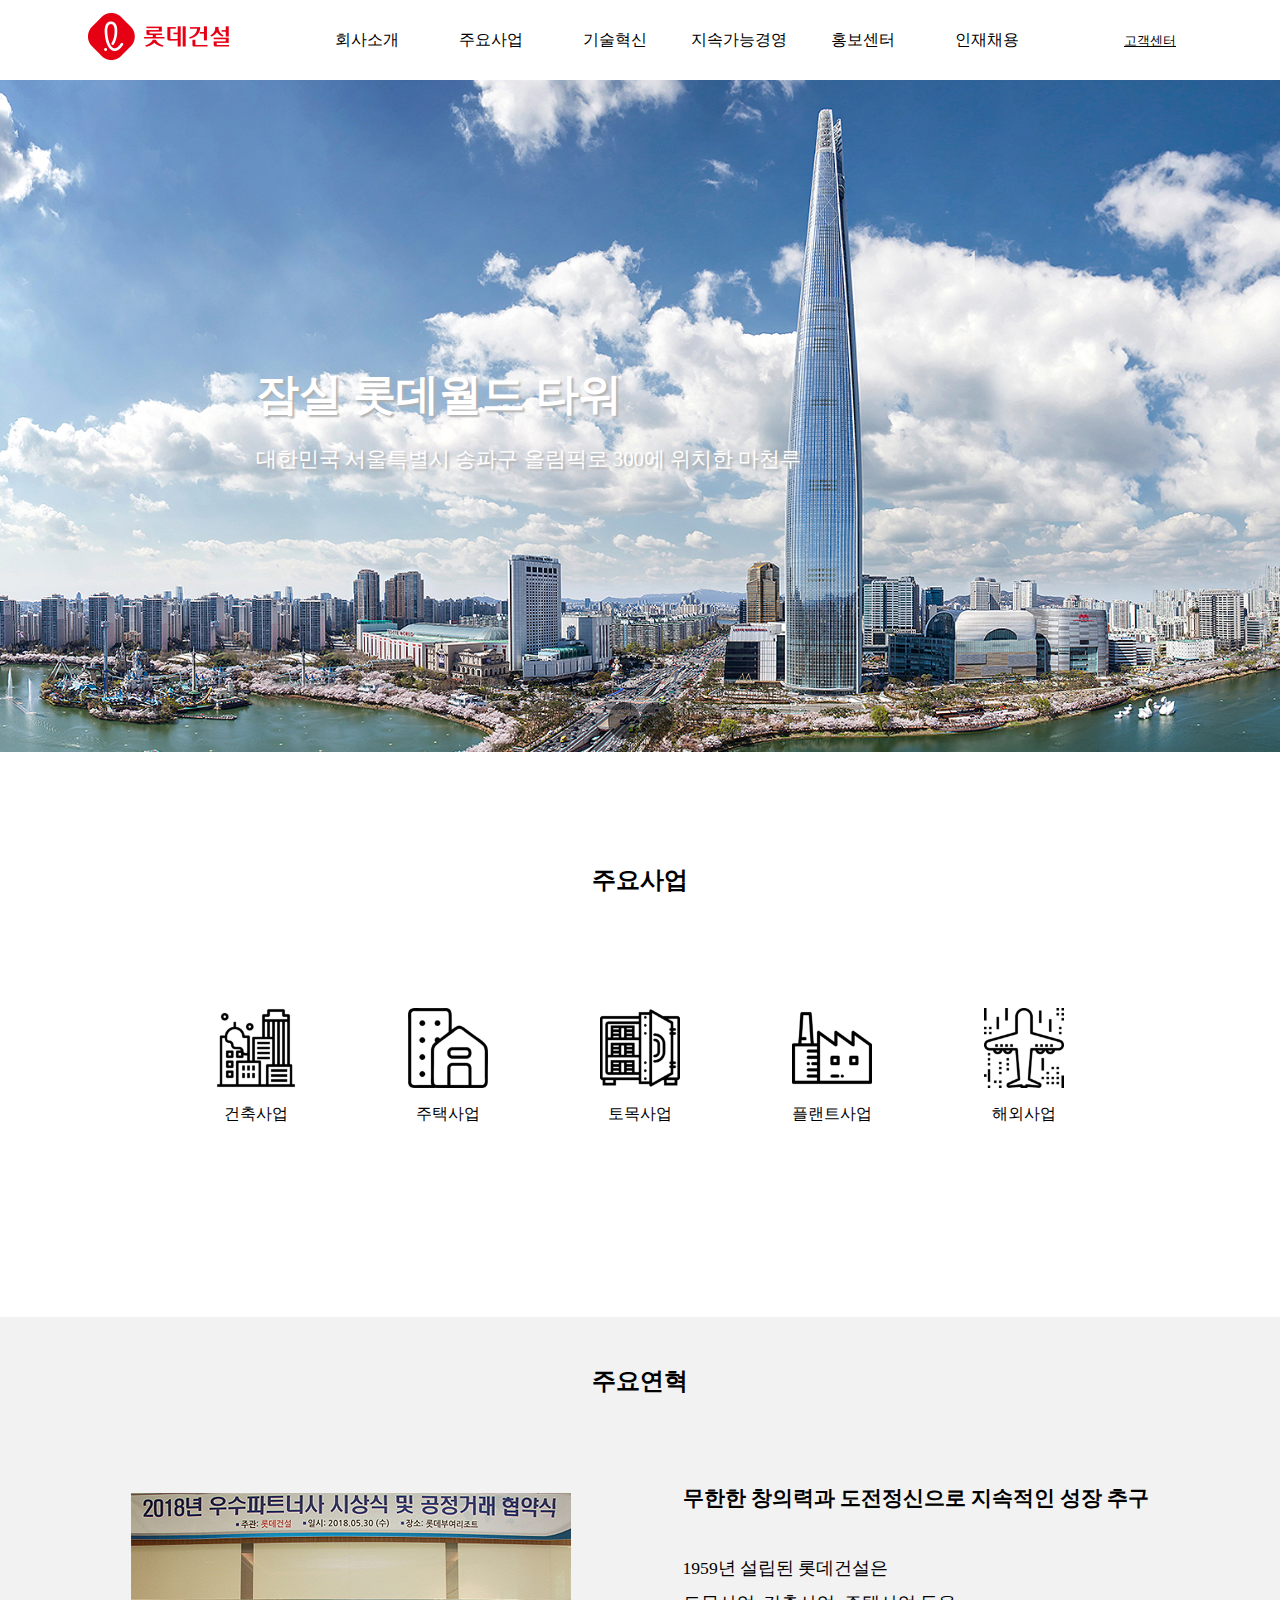
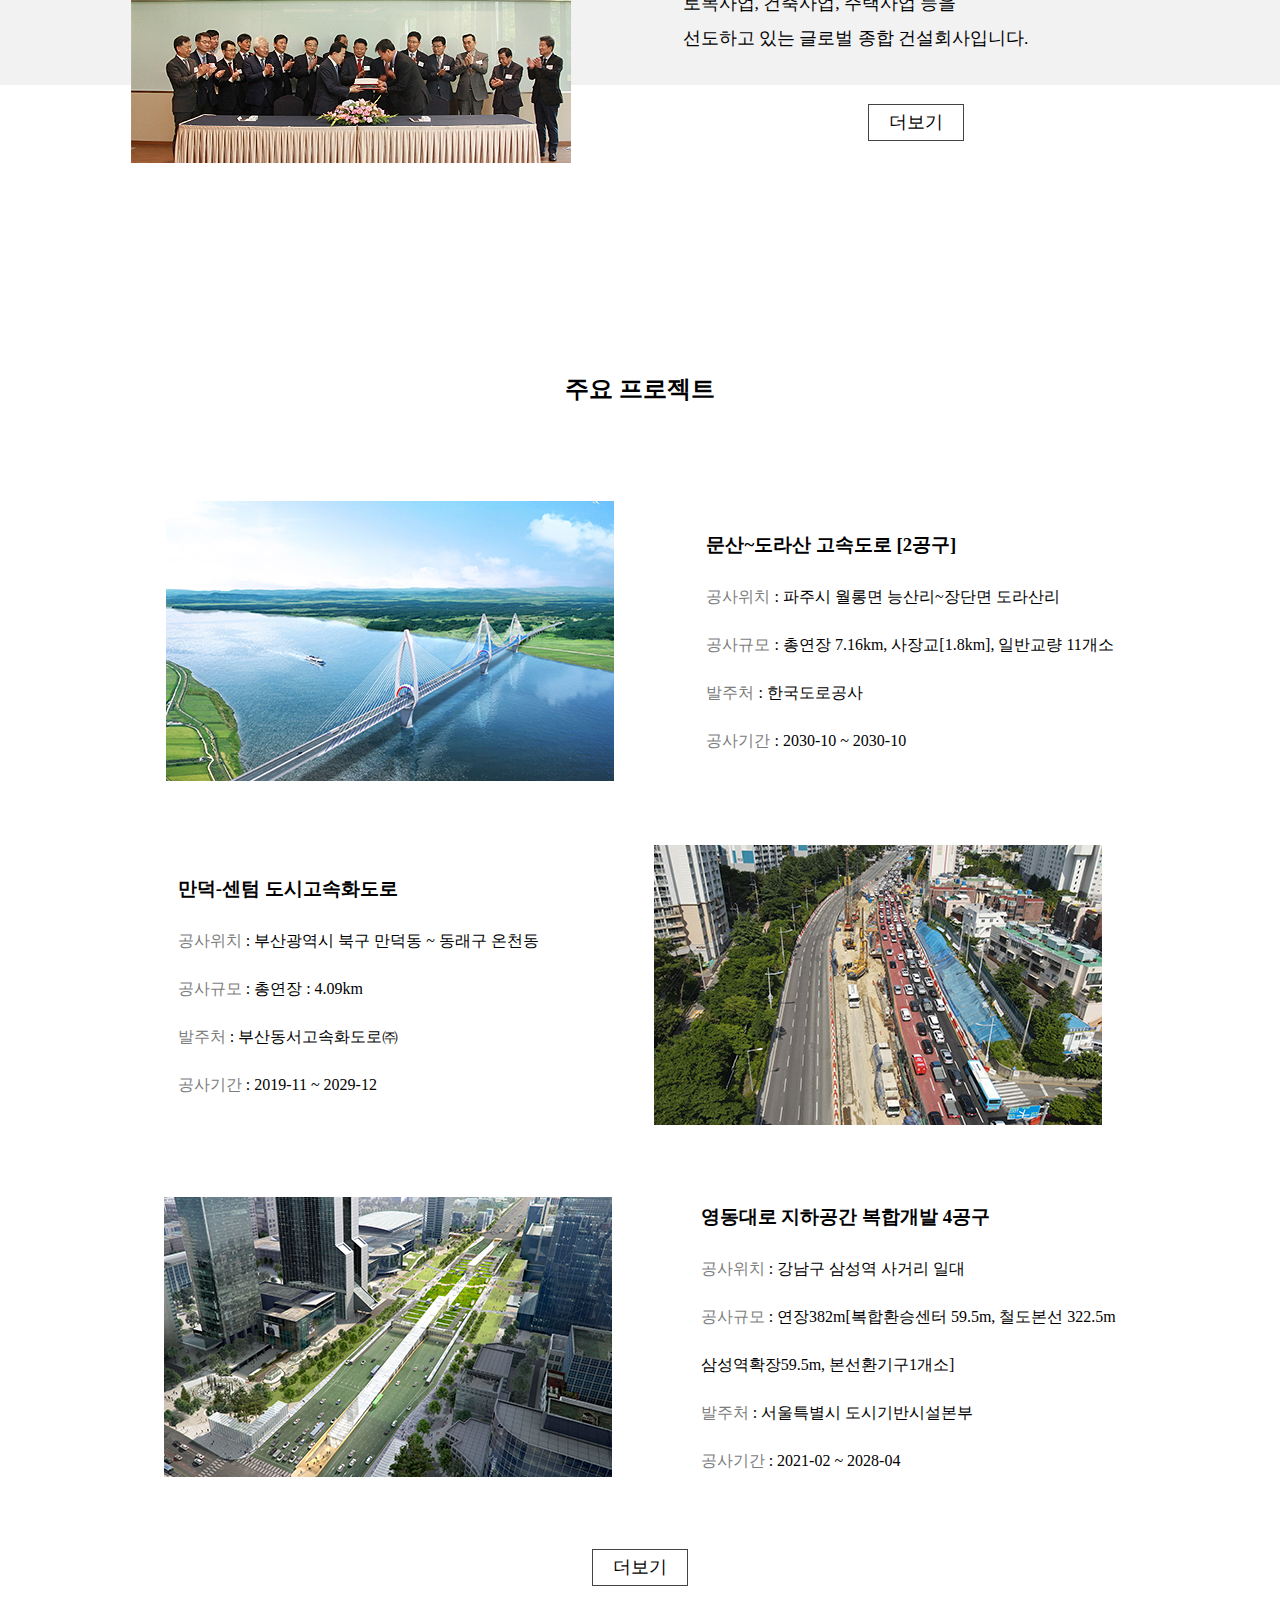
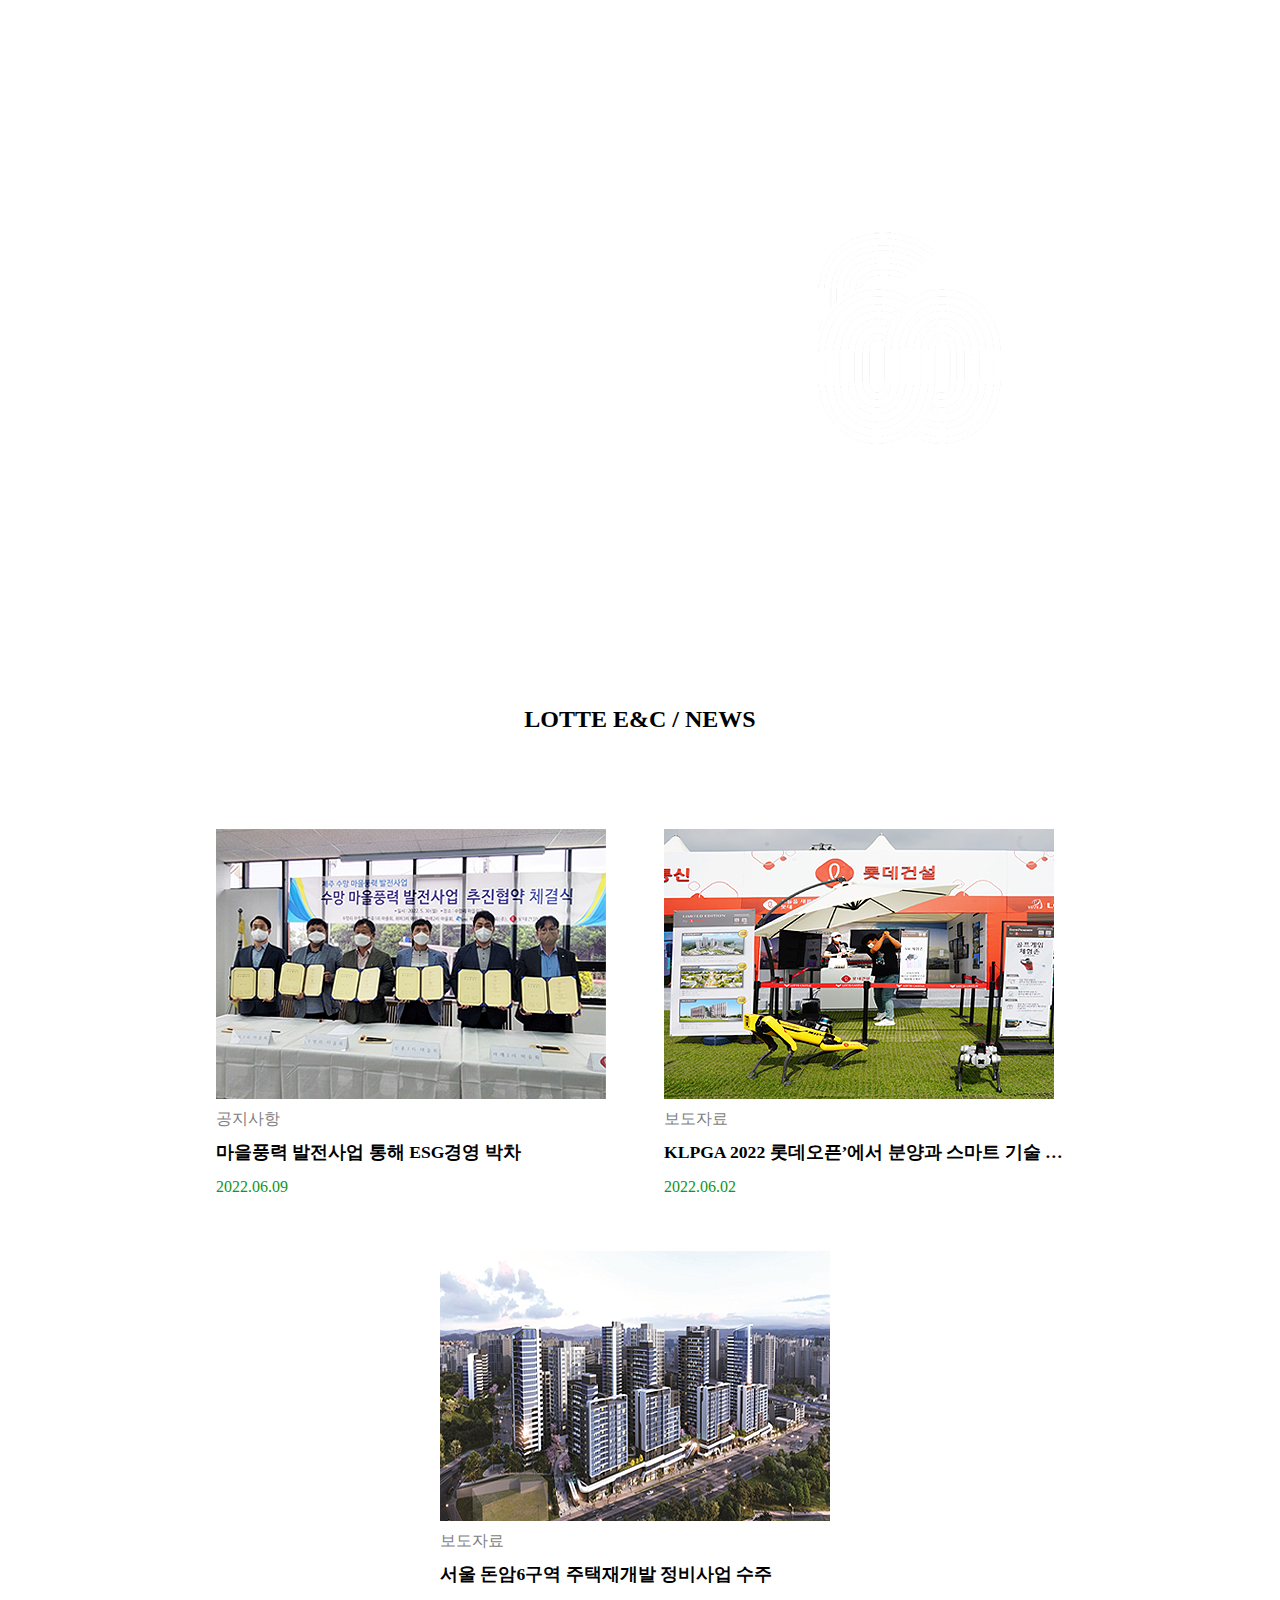
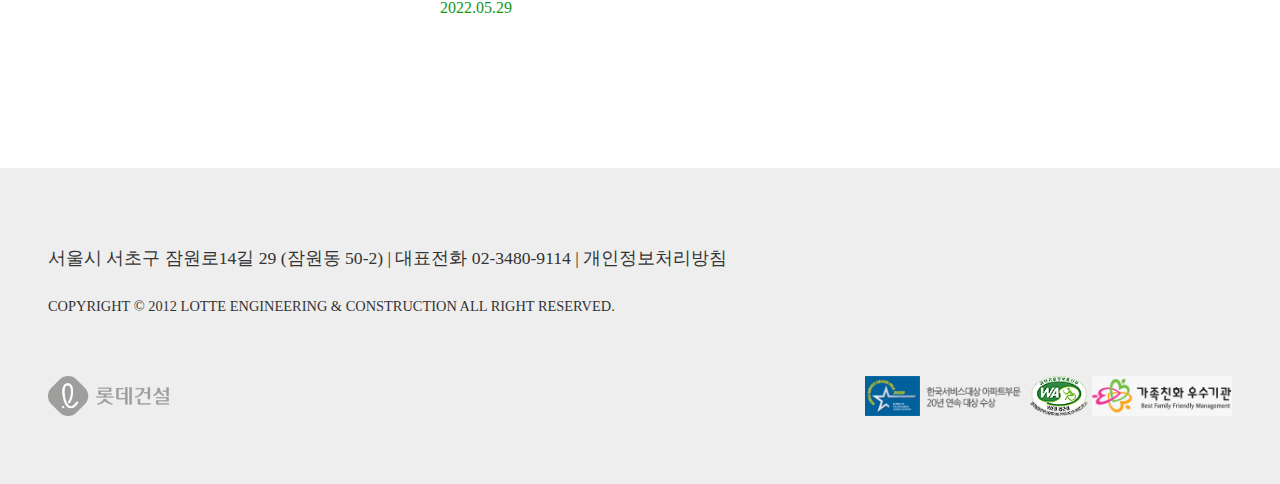
<file: company/index.html>
<!DOCTYPE html>
<html lang="en">

<head>
    <meta charset="UTF-8">
    <meta http-equiv="X-UA-Compatible" content="IE=edge">
    <meta name="viewport" content="width=device-width, initial-scale=1.0">
    <title>롯데건설</title>
    <link rel="stylesheet" href="css/style.css">
    <link rel="stylesheet" href="https://cdnjs.cloudflare.com/ajax/libs/font-awesome/6.1.1/css/all.min.css"
        integrity="sha512-KfkfwYDsLkIlwQp6LFnl8zNdLGxu9YAA1QvwINks4PhcElQSvqcyVLLD9aMhXd13uQjoXtEKNosOWaZqXgel0g=="
        crossorigin="anonymous" referrerpolicy="no-referrer" />

    <script src="js/jquery-3.6.0.min.js"></script>
    <script defer src="js/script.js"></script>
</head>

<body>
    <!-- TOP 버튼 -->
    <a id="topBtn" href="#">
        <i class="fa-solid fa-chevron-up"></i>
        <p>TOP</p> 
    </a>

    <!-- header -->
    <header id="header">

        <div class="flex inner">
            <h1 class="logo"><a href="#"><img src="img/header-logo.png" alt="로고"></a></h1>

            <nav class="nav">
                <ul>
                    <li><a href="#">회사소개</a>
                        <ul class="submenu">
                            <li><a href="#">CEO 인사말</a></li>
                            <li><a href="#">롯데건설 60년사</a></li>
                            <li><a href="#">주요연혁</a></li>
                            <li><a href="#">비전 및 수상현황</a></li>
                            <li><a href="#">조직도</a></li>
                            <li><a href="#">해외지사</a></li>
                        </ul>
                    </li>
                    <li><a href="#">주요사업</a>
                        <ul class="submenu">
                            <li><a href="#">주택사업</a></li>
                            <li><a href="#">건축사업</a></li>
                            <li><a href="#">토목사업</a></li>
                            <li><a href="#">플랜트사업</a></li>
                            <li><a href="#">해외사업</a></li>
                            <li><a href="#">사업별실적 검색</a></li>
                        </ul>
                    </li>
                    <li><a href="#">기술혁신</a>
                        <ul class="submenu">
                            <li><a href="#">기술연구원 소개</a></li>
                            <li><a href="#">초고층기술</a></li>
                            <li><a href="#">친환경 녹색기술</a></li>
                            <li><a href="#">미래인프라기술</a></li>
                            <li><a href="#">플랜트기술</a></li>
                            <li><a href="#">보유지식재산권</a></li>
                            <li><a href="#">보유인증서</a></li>
                        </ul>
                    </li>
                    <li><a href="#">지속가능경영</a>
                        <ul class="submenu">
                            <li><a href="#">컴플라이언스</a></li>
                            <li><a href="#">안전경영</a></li>
                            <li><a href="#">환경경영</a></li>
                            <li><a href="#">윤리경영</a></li>
                            <li><a href="#">사회공헌</a></li>
                            <li><a href="#">동반성장</a></li>
                            <li><a href="#">지속가능경영보고서</a></li>
                        </ul>
                    </li>
                    <li><a href="#">홍보센터</a>
                        <ul class="submenu">
                            <li><a href="#">롯데건설소식</a></li>
                            <li><a href="#">롯데월드타워</a></li>
                            <li><a href="#">홍보자료</a></li>
                            <li><a href="#">CI/BI 소개</a></li>
                        </ul>
                    </li>
                    <li><a href="#">인재채용</a>
                        <ul class="submenu">
                            <li><a href="#">채용안내</a></li>
                            <li><a href="#">채용지원현황</a></li>
                        </ul>
                    </li>
                </ul>
            </nav>

            <div id="menu-btn" class="fas fa-bars"></div>

            <div class="rightmenu">
                <a href="#">고객센터</a>
                <i class="fa-solid fa-magnifying-glass"></i>
            </div>
        </div>

    </header>

    <div class="mb_nav">
        <ul>
            <li><a href="#">회사소개</a>
                <ul class="submenu">
                    <li><a href="#">CEO 인사말</a></li>
                    <li><a href="#">롯데건설 60년사</a></li>
                    <li><a href="#">주요연혁</a></li>
                    <li><a href="#">비전 및 수상현황</a></li>
                    <li><a href="#">조직도</a></li>
                    <li><a href="#">해외지사</a></li>
                </ul>
            </li>
            <li><a href="#">주요사업</a>
                <ul class="submenu">
                    <li><a href="#">주택사업</a></li>
                    <li><a href="#">건축사업</a></li>
                    <li><a href="#">토목사업</a></li>
                    <li><a href="#">플랜트사업</a></li>
                    <li><a href="#">해외사업</a></li>
                    <li><a href="#">사업별실적 검색</a></li>
                </ul>
            </li>
            <li><a href="#">기술혁신</a>
                <ul class="submenu">
                    <li><a href="#">기술연구원 소개</a></li>
                    <li><a href="#">초고층기술</a></li>
                    <li><a href="#">친환경 녹색기술</a></li>
                    <li><a href="#">미래인프라기술</a></li>
                    <li><a href="#">플랜트기술</a></li>
                    <li><a href="#">보유지식재산권</a></li>
                    <li><a href="#">보유인증서</a></li>
                </ul>
            </li>
            <li><a href="#">지속가능경영</a>
                <ul class="submenu">
                    <li><a href="#">컴플라이언스</a></li>
                    <li><a href="#">안전경영</a></li>
                    <li><a href="#">환경경영</a></li>
                    <li><a href="#">윤리경영</a></li>
                    <li><a href="#">사회공헌</a></li>
                    <li><a href="#">동반성장</a></li>
                    <li><a href="#">지속가능경영보고서</a></li>
                </ul>
            </li>
            <li><a href="#">홍보센터</a>
                <ul class="submenu">
                    <li><a href="#">롯데건설소식</a></li>
                    <li><a href="#">롯데월드타워</a></li>
                    <li><a href="#">홍보자료</a></li>
                    <li><a href="#">CI/BI 소개</a></li>
                </ul>
            </li>
            <li><a href="#">인재채용</a>
                <ul class="submenu">
                    <li><a href="#">채용안내</a></li>
                    <li><a href="#">채용지원현황</a></li>
                </ul>
            </li>
        </ul>
    </div>

    <!-- 배너슬라이드 -->
    <section class="banner">

        <div class="slide">
            <div class="banner_img">
                <div class="txt">
                    <h2>잠실 롯데월드 타워</h2>
                    <p>대한민국 서울특별시 송파구 올림픽로 300에 위치한 마천루</p>
                </div>
                <img src="img/banner_1.png" alt="롯데월드타워">
            </div>
            <div class="banner_img">
                <div class="txt">
                    <h2>산달도 연륙교</h2>
                    <p>경상남도 거제시 거제면 법동리와 경상남도 거제시 거제면<br/>산전리 산달도를 잇는 다리</p>
                </div>
                <img src="img/banner_2.png" alt="연륙교">

            </div>
            <div class="banner_img">
                <div class="txt">
                    <h2>현대케미칼 HPC</h2>
                    <p>현대오일뱅크와 롯데케미칼이 합작을 통해<br/>2014년에 설립한 석유화학 회사</p>
                </div>
                <img src="img/banner_3.png" alt="현대케미칼">

            </div>  
        </div>

        <div class="banner_btn">
            <span class="play"><i class="fa-solid fa-play"></i></span>
            <span class="stop"><i class="fa-solid fa-pause"></i></span>
        </div>
            

    </section>

    <!-- 주요사업 -->
    <section class="business">
        <div class="heading"><h2>주요사업</h2></div>

        <div class="business-container">
            <div class="box">
                <img src="img/business01.png" alt="건축사업">
                <span>건축사업</span>
            </div>
            <div class="box">
                <img src="img/business02.png" alt="주택사업">
                <span>주택사업</span>
            </div>
            <div class="box">
                <img src="img/business03.png" alt="토목사업">
                <span>토목사업</span>
            </div>
            <div class="box">
                <img src="img/business04.png" alt="플랜트사업">
                <span>플랜트사업</span>
            </div>
            <div class="box">
                <img src="img/business05.png" alt="해외사업">
                <span>해외사업</span>
            </div>
        </div>
    </section>

    <!-- 주요연혁 -->
    <section class="history">

            <div class="heading"><h2>주요연혁</h2></div>

            <div class="history-container">
                <div class="box">
                    <img src="img/history01.png" alt="2018년 우수파트너사 시상식">

                </div>
                <div class="box">
                    <h3>무한한 창의력과 도전정신으로 지속적인 성장 추구</h3>
    
                    <p>1959년 설립된 롯데건설은<br/>
                        토목사업, 건축사업, 주택사업 등을<br/>
                        선도하고 있는 글로벌 종합 건설회사입니다.</p>
    
                    <div class="btn">더보기</div>
                </div>

            </div>
    </section>

    <!-- project -->
    <section class="project">

        <div class="heading"><h2>주요 프로젝트</h2></div>
        <div class="project-container inner">
            <div class="box">
                <img src="img/project01.png" alt="문산~도라산 고속도로">

                <div class="box-txt">
                    <h3>문산~도라산 고속도로 [2공구]</h3>
                    <p><span>공사위치</span> : 파주시 월롱면 능산리~장단면 도라산리</p>
                    <p><span>공사규모</span> : 총연장 7.16km, 사장교[1.8km], 일반교량 11개소</p>
                    <p><span>발주처</span> : 한국도로공사</p>
                    <p><span>공사기간</span> : 2030-10 ~ 2030-10</p>
                </div>
                
            </div>
            <div class="box">
                <img src="img/project02.png" alt="만덕-센텀 도시고속화도로">
                <div class="box-txt">
                    <h3>만덕-센텀 도시고속화도로</h3>
                    <p><span>공사위치</span> : 부산광역시 북구 만덕동 ~ 동래구 온천동</p>
                    <p><span>공사규모</span> : 총연장 : 4.09km</p>
                    <p><span>발주처</span> : 부산동서고속화도로㈜</p>
                    <p><span>공사기간</span> : 2019-11 ~ 2029-12</p>
                </div>            
            </div>
            <div class="box">
                <img src="img/project03.png" alt="">
                <div class="box-txt">
                    <h3>영동대로 지하공간 복합개발 4공구</h3>
                    <p><span>공사위치</span> : 강남구 삼성역 사거리 일대</p>
                    <p><span>공사규모</span> : 연장382m[복합환승센터 59.5m, 철도본선 322.5m<br/> 삼성역확장59.5m, 본선환기구1개소]</p>
                    <p><span>발주처</span> : 서울특별시 도시기반시설본부</p>
                    <p><span>공사기간</span> : 2021-02 ~ 2028-04</p>
                </div>                 
            </div>
                
        </div>
        <div class="btn">더보기</div>
    </section>


        <!-- fix_banner -->
        <section class="fix_banner">
            <div class="fix_img">

                <div class="fix-container">
                    <div class="box">
                        <h3>롯데건설 60년사<br/>
                            LOTTE E&C 60th Anniversary Edition
                            </h3>
                        <p>60주년 기념 사사를 편찬했습니다.<br/>
                            롯데건설의 역사를 만나보세요!
                            </p>
                        <div class="btn">e-book 보기</div>
                    </div>

                    <div class="box">
                        <img src="img/fix_img.png" alt="60주년 기념 사사">
                    </div>
                </div>

            </div>
        </section>


    <!-- 소식 -->
    <section class="news">
        <div class="heading"><h2>LOTTE E&C / News</h2></div>

        <div class="news-container">
            <div class="box">
                <img src="img/news01.png" alt="새소식1">
                <p>공지사항</p>
                <p>마을풍력 발전사업 통해 ESG경영 박차</p>
                <p>2022.06.09</p>
            </div>
            <div class="box">
                <img src="img/news02.png" alt="새소식2">
                <p>보도자료</p>
                <p>KLPGA 2022 롯데오픈’에서 분양과
                    스마트 기술 홍보</p>
                <p>2022.06.02</p>
            </div>
            <div class="box">
                <img src="img/news03.png" alt="새소식3">
                <p>보도자료</p>
                <p>서울 돈암6구역 주택재개발 정비사업 수주</p>
                <p>2022.05.29</p>
            </div>
        </div>
    </section>


    <footer id="footer">

        <div class="footer-container">

            <div class="box">
                <p>서울시 서초구 잠원로14길 29 (잠원동 50-2) | 대표전화 02-3480-9114 | 개인정보처리방침</p>
                <p>COPYRIGHT © 2012 LOTTE ENGINEERING & CONSTRUCTION ALL RIGHT RESERVED.</p>
            </div>

            <div class="flex_box">
                <div class="ft_logo">
                    <img src="img/logo_footer.png" alt="하단로고">
                </div>
                <div class="right_img">
                    <img src="img/footer_img1.png" alt="아파트부문수상">
                    <img src="img/footer_img2.png" alt="한국장애인단체총연합회">
                    <img src="img/footer_img3.gif" alt="가족진화우수관">
                </div>
                
            </div>

        </div>
    </footer>
</body>
</html>
</file>
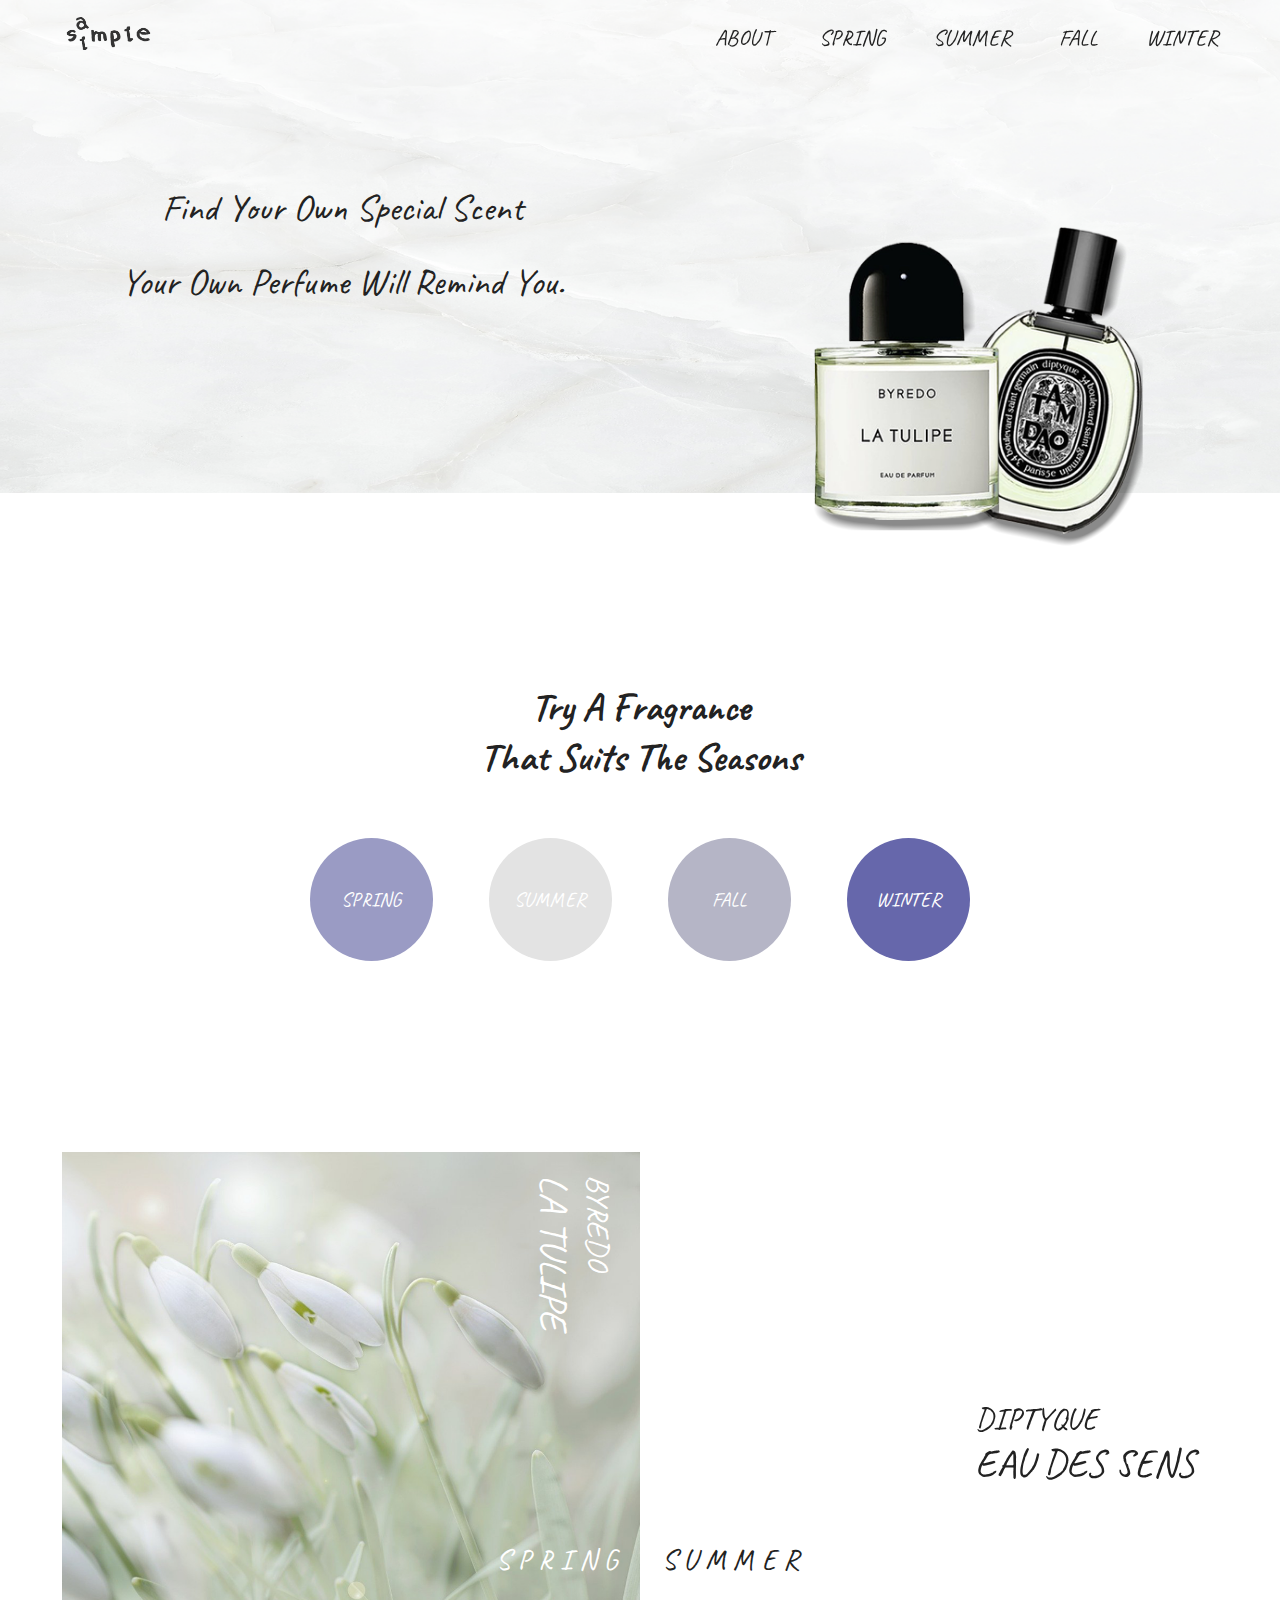
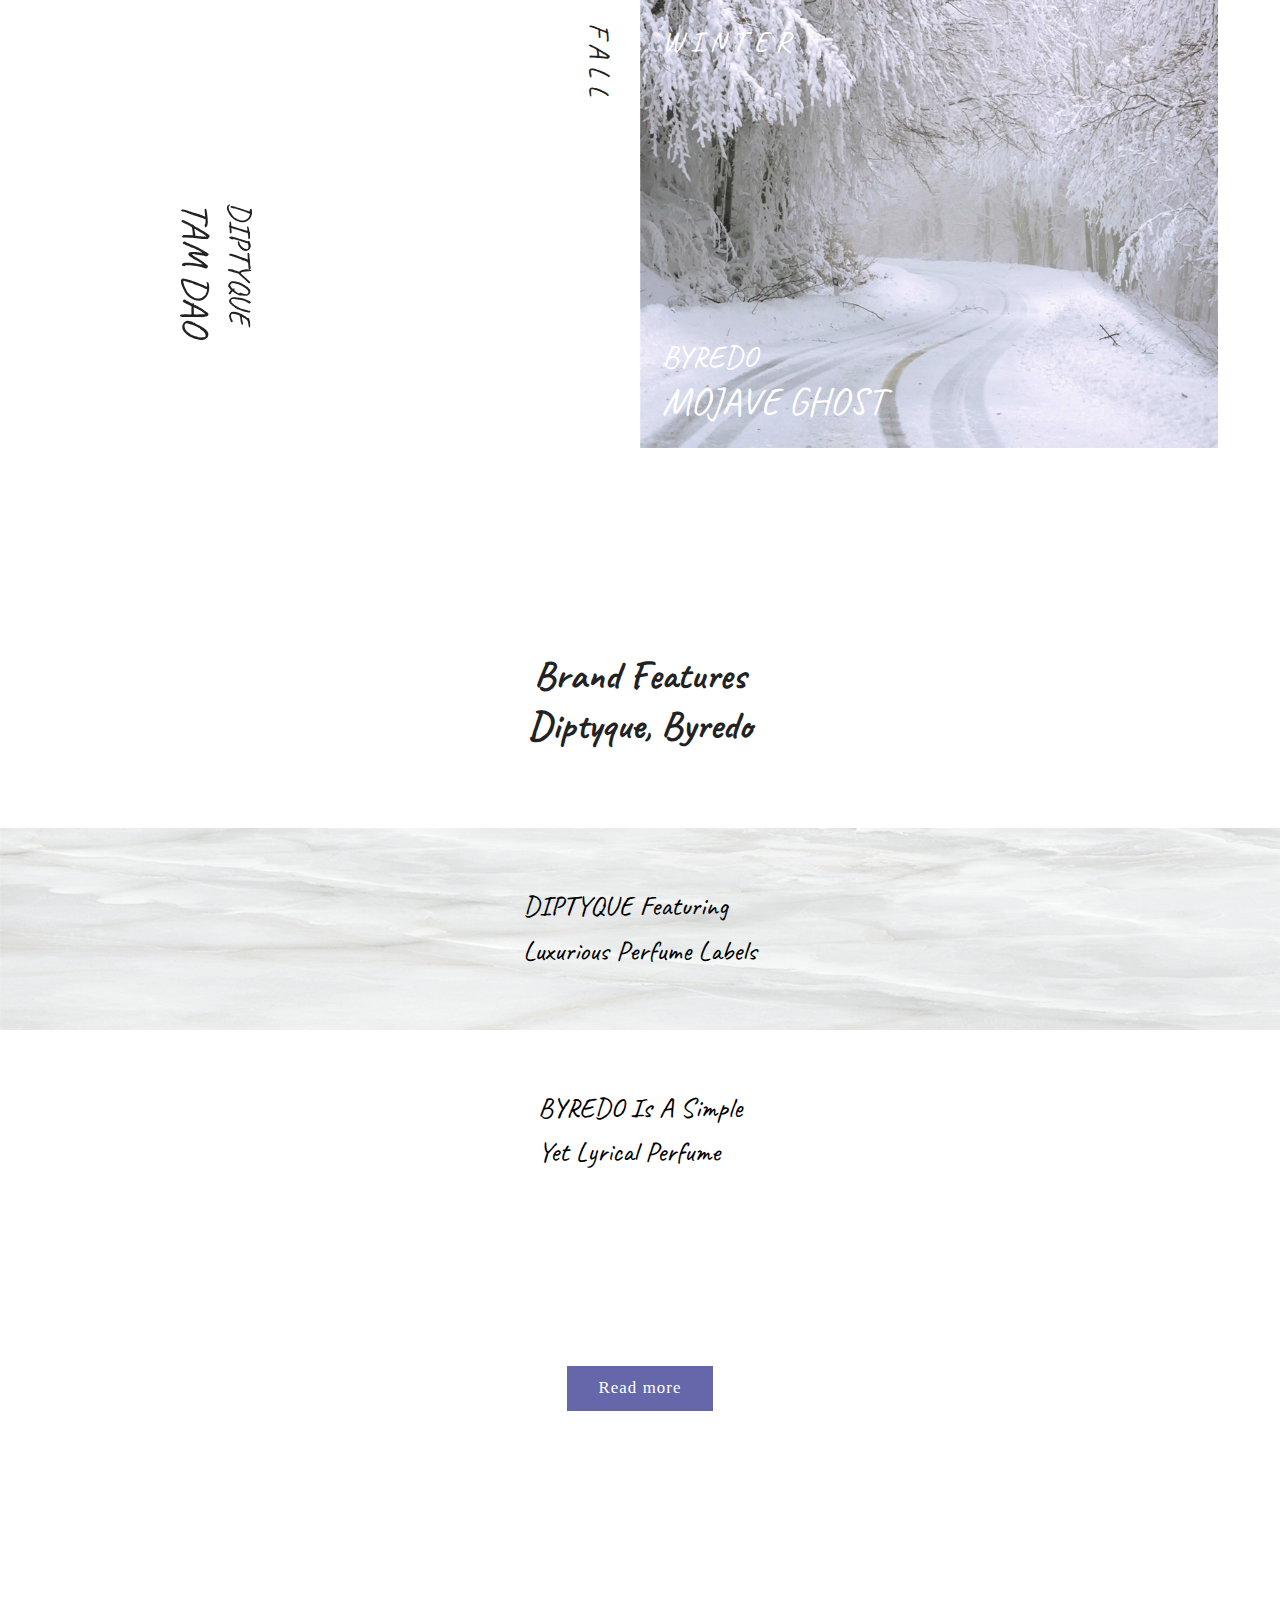
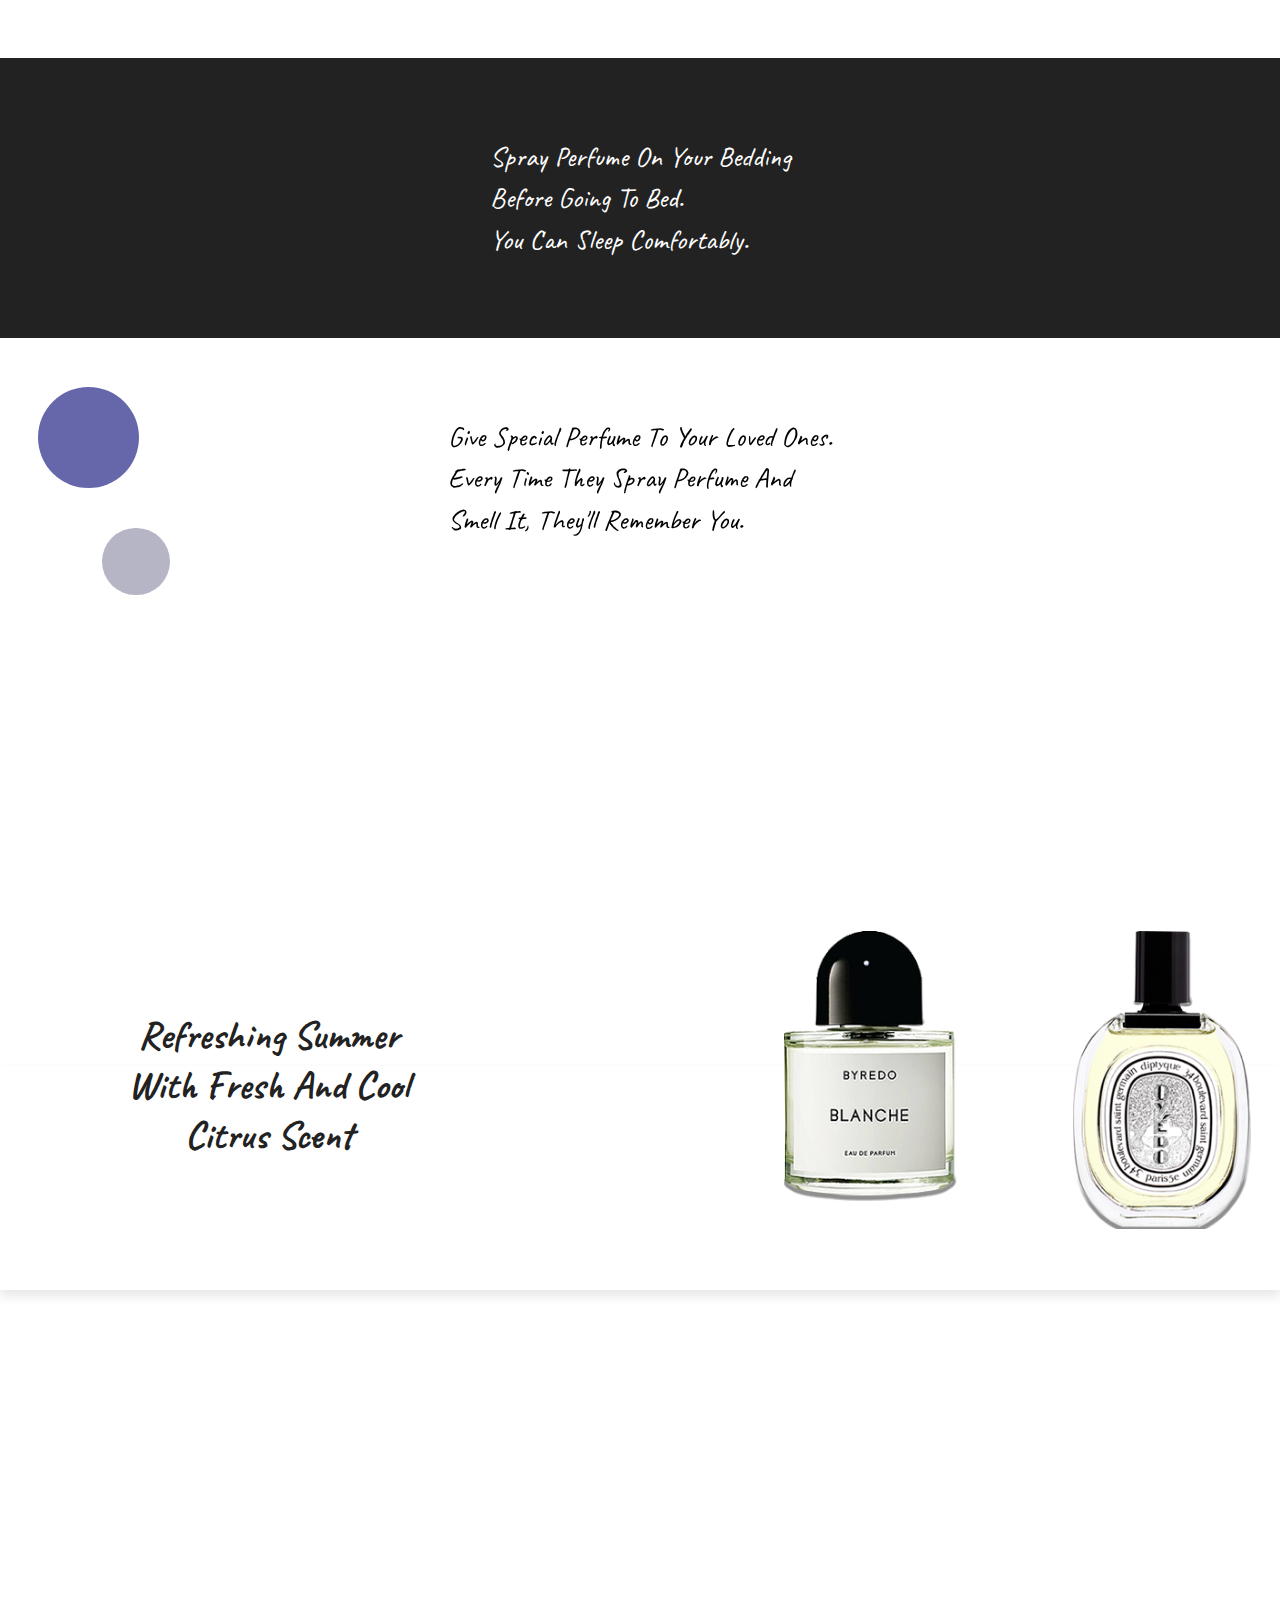
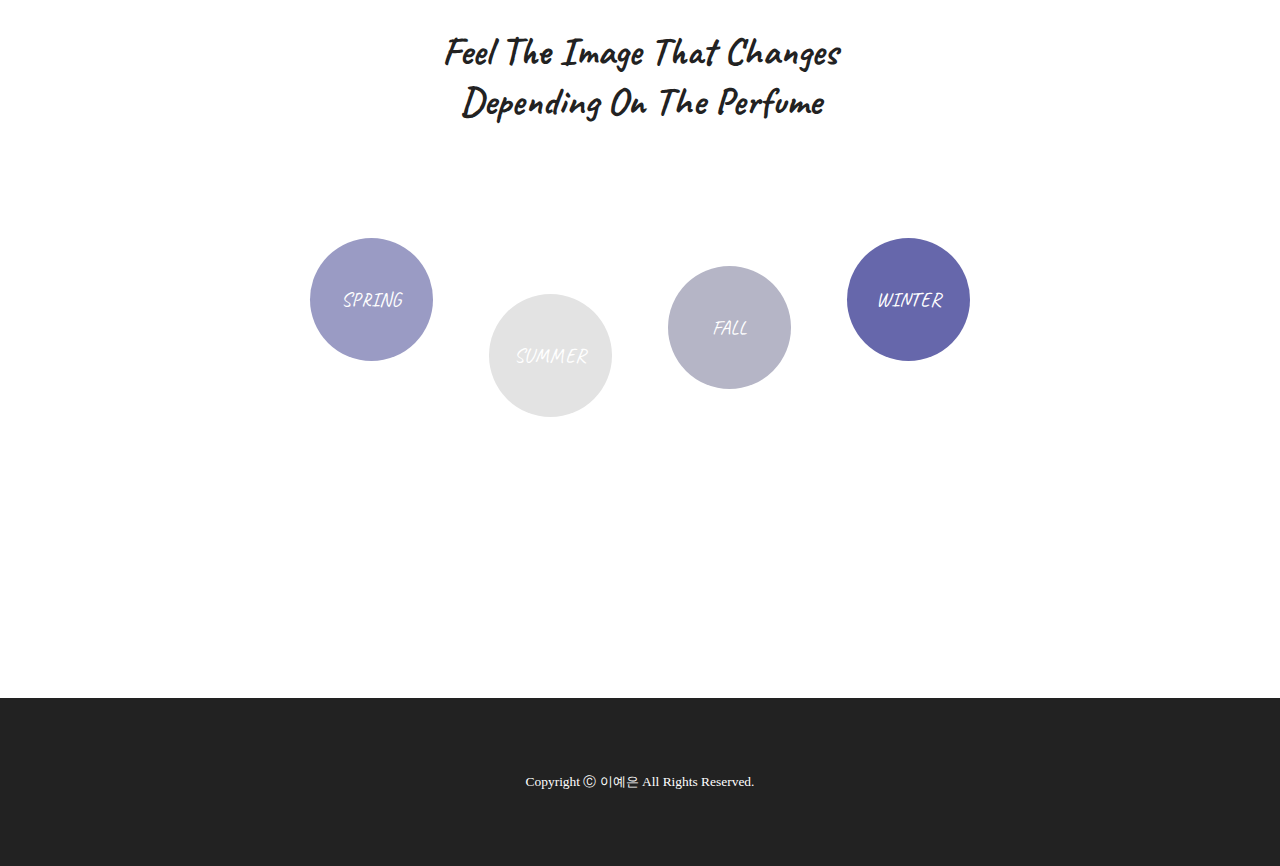
<file: sample-simple/index.html>
<!DOCTYPE html>
<html lang="en">
<head>
    <meta charset="UTF-8">
    <meta http-equiv="X-UA-Compatible" content="IE=edge">
    <meta name="viewport" content="width=device-width, initial-scale=1.0">
    <title>sample&simple</title>
    <link rel="stylesheet" href="css/main.css">
    <link rel="stylesheet" href="aos-master/dist/aos.css" />
    <link rel="stylesheet" href="https://cdnjs.cloudflare.com/ajax/libs/font-awesome/6.1.1/css/all.min.css">
</head>

<body>
    <!-- header -->

    <header id="header">
        <section class="flex">
            <h1 class="logo"><a href="index.html">
                    <img src="img/logo.png" alt="logo">
                </a></h1>
            <nav class="navbar">
                <a href="about.html">ABOUT</a>
                <a href="Spring.html">SPRING</a>
                <a href="Summer.html">SUMMER</a>
                <a href="Fall.html">FALL</a>
                <a href="Winter.html">WINTER</a>
            </nav>
            <div id="nav-btn" class="fas fa-bars"></div>
        </section>
    </header>

    <!-- banner -->
    <div class="banner-bg">
        <section class="banner">
            <div class="bntext">
                <p>Find your own special scent<br>
                    Your own perfume will remind you.</p>
            </div>
            <div class="bnimg">
                <img src="img/bannerImg.png" alt="bannerImg">
            </div>
        </section>
    </div>

    <!-- seasons -->>
    <section class="seasons">
        <div class="seasonsAlign">
        <div class="heading"><h2>Try a fragrance<br>that suits the seasons</h2></div>

        <div class="box-container">
            <div class="box">
                <div class="seasoncircle">
                    <a href="Spring.html">SPRING</a>
                    <a href="Summer.html">SUMMER</a>
                    <a href="Fall.html">FALL</a>
                    <a href="Winter.html">WINTER</a>
                </div>
            </div>
        </div>
    </div>
    </section>

    <!-- seasonsPF -->
    <section class="seasonsPF aos-all" id="transcroller-body">
        <div class="box-container">
            <div class="box">
                <div class="SeasonImg">
                    <div class="aos-item" data-aos="fade-right">
                        <img src="img/byLT.png" alt="byredo">
                    </div>
                </div>
                <div class="springName">S P R I N G</div>
                <div class="springPF">
                    BYREDO<br>
                    <span>LA TULIPE</span>
                </div>
            </div>
            <div class="box">
                <div class="SeasonImg">
                    <div class="aos-item" data-aos="fade-left">
                        <img src="img/dipEDS.png" alt="diptyqueEDS">
                    </div>
                </div>
                <div class="summerName">S U M M E R</div>
                <div class="summerPF">
                    DIPTYQUE<br>
                    <span>EAU DES SENS</span>
                </div>
            </div>
            <div class="box">
                <div class="SeasonImg">
                    <div class="aos-item" data-aos="fade-right">
                        <img src="img/dipTDO.png" alt="diptyqueTDO">
                    </div>
                </div>
                <div class="fallName">F A L L</div>
                <div class="fallPF">
                    DIPTYQUE<br>
                    <span>TAM DAO</span>
                </div>
            </div>
            <div class="box">
                <div class="SeasonImg">
                    <div class="aos-item" data-aos="fade-left">
                        <img src="img/byMG.png" alt="byredoMG">
                    </div>
                </div>
                <div class="winterName">W I N T E R</div>
                <div class="winterPF">
                    BYREDO<br>
                    <span>MOJAVE GHOST</span>
                </div>
            </div>
        </div>
    </section>

    <!-- brandAbout -->
    <section class="brandAbout">

        <div class="heading"><h2>Brand Features<br>diptyque, byredo</h2></div>
        
        <div class="LineBg">
            <div class="perfumeLine">
                <div class="pfTxtLine">DIPTYQUE featuring<br>
                    luxurious perfume labels</div>
                <div class="pfImgDy">
                    <div class="aos-item" data-aos="fade-in">
                        <img src="img/dyDS.png" alt="diptyque">
                    </div>
                </div>
            </div>
            <div class="perfumeLine">
                <div class="pfTxtLine">BYREDO is a simple<br>
                    yet lyrical perfume</div>
                <div class="pfImgBy">
                    <div class="aos-item" data-aos="fade-in">
                        <img src="img/byBC.png" alt="byredo">
                    </div>
                </div>
            </div>
        </div>
        <div class="BrandBtn">
            <button class="LineBtn">Read more</button>
        </div>
    </section>

    <!-- Advantages -->
    <section class="Advantages">
        <div class="AdLine">
            <div class="TopText">
                Spray perfume on your bedding<br>
                before going to bed.<br>
                you can sleep comfortably.
            </div>
            <div class="TopImg">
                <div class="aos-item" data-aos="fade-up">
                    <img src="img/bedImg.png" alt="bedImg">
                </div>
            </div>
        </div>
        <div class="AdLine">
            <div class="BtText">
                Give special perfume to your loved ones.<br>
                Every time they spray perfume and<br>
                smell it, they'll remember you.
            </div>
            <div class="BtImg">
                <div class="aos-item" data-aos="fade-down">
                    <img src="img/giftImg.png" alt="gift">
                </div>
            </div>
        </div>

        <div class="Bigcircle"></div>
        <div class="smcircle"></div>
    </section>

        <!-- perfumeSlide -->
        <section class="perfumeSlide">
            <div class="SlideText">
                <div class="SlideTextSub">
                    <div class="heading"><h2> Refreshing summer<br>
                        with fresh and cool<br>
                        citrus scent<br></h2></div>
                </div>

            </div>

            <div class="PFSlide">
                <div class="PFImgGroup">
                    <div class="PFSlideGroup">
                        <ul class="PFimg">
                            <li><a href="#"><img src="img/byBCsm.png" alt="byredo"></a></li>
                            <li><a href="#"><img src="img/dipODsm.png" alt="dipOD"></a></li>
                            <li><a href="#"><img src="img/byLT.png" alt="byredo"></a></li>
                            <li><a href="#"><img src="img/dipEDSsm.png" alt="dipEDS"></a></li>
                        </ul>
                    </div>
                </div>
            </div>
        </section>
        <!--FeelImage-->
        <section id="FeelImage">
            <div class="heading">
                <h2>Feel the image that changes<br>depending on the perfume</h2>
            </div>
            
            <div class="imageCircle">
                <a href="Spring.html">SPRING</a>
                <a href="Summer.html">SUMMER</a>
                <a href="Fall.html">FALL</a>
                <a href="Winter.html">WINTER</a>
            </div>
        </section>

        <!-- footer -->
        <footer id="footer">
            Copyright ⓒ 이예은 all rights reserved.
        </footer>

    <script src="js/script.js"></script>
    <script src="js/mousewheel.js"></script>
    <script src="aos-master/dist/aos.js"></script>

    <script>
                        AOS.init({
            easing: 'ease-in-out-sine'
        });
    </script>
</body>
</html>
</file>
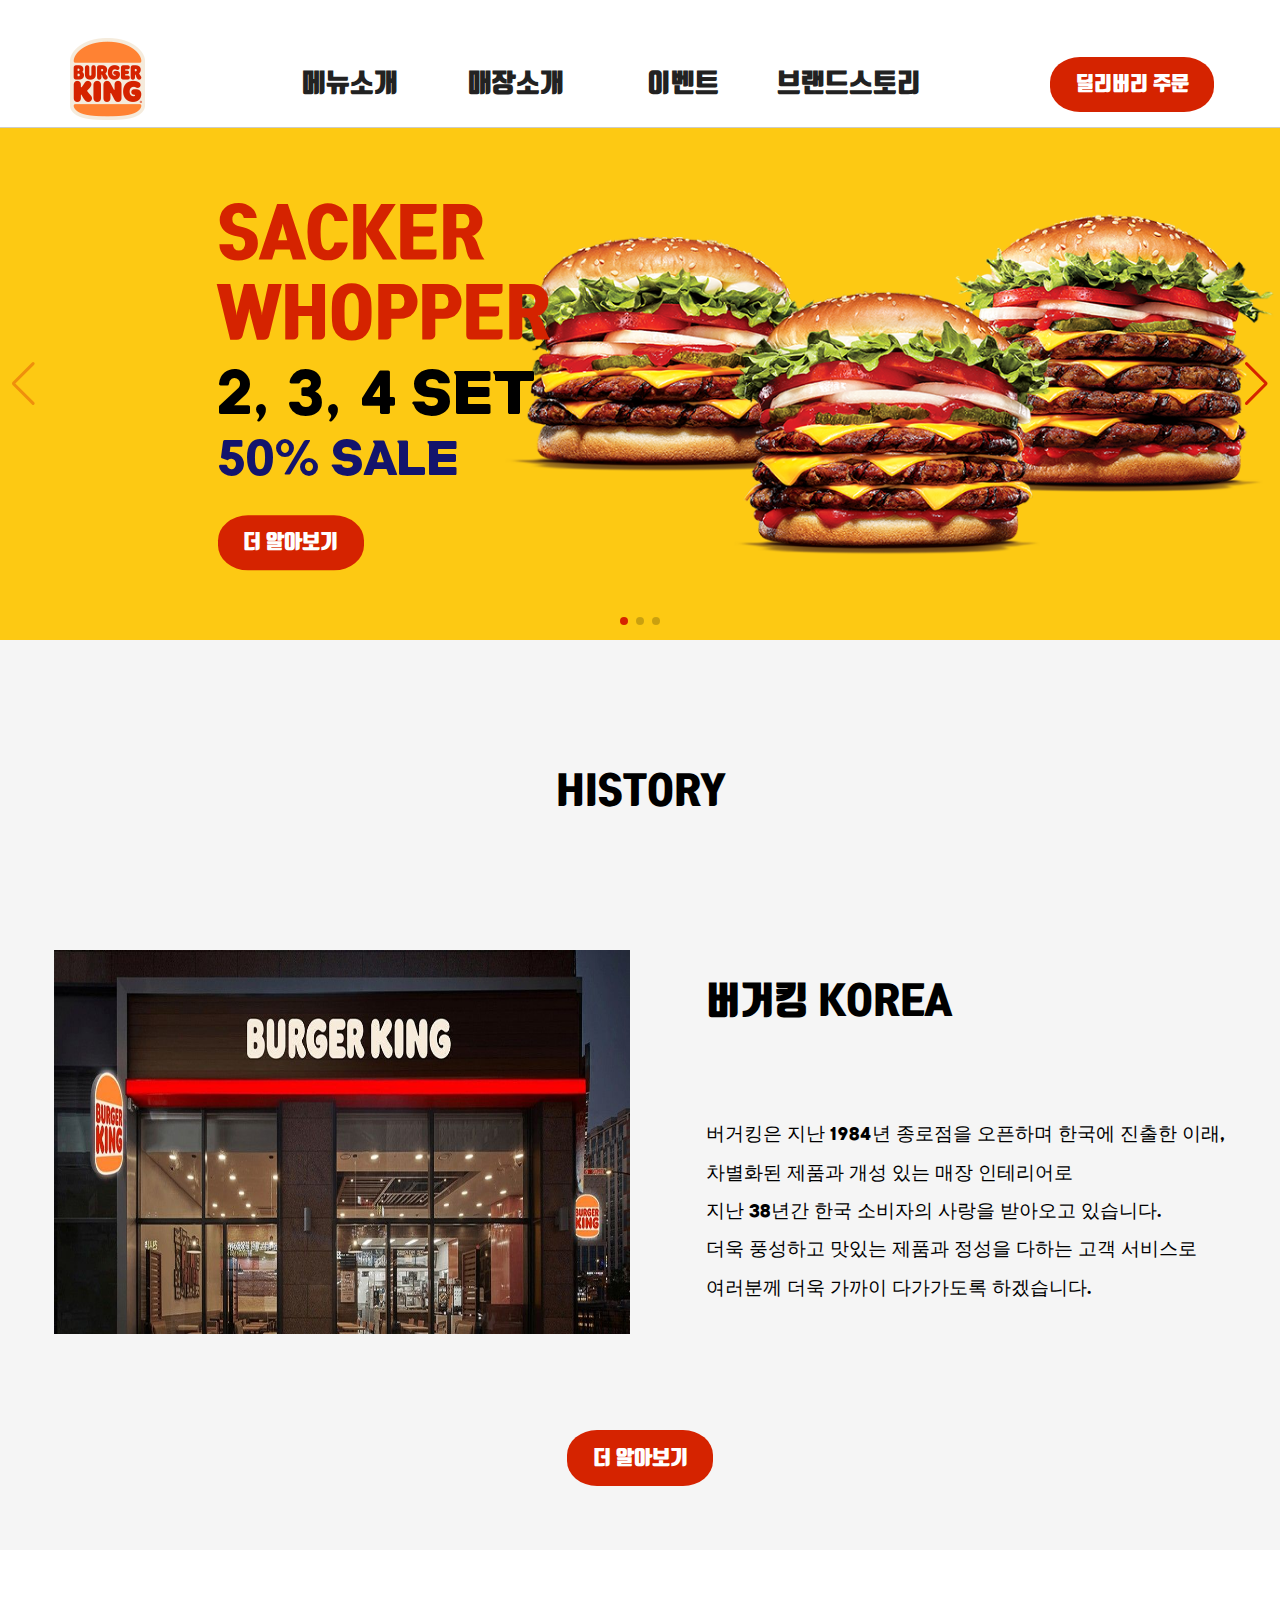
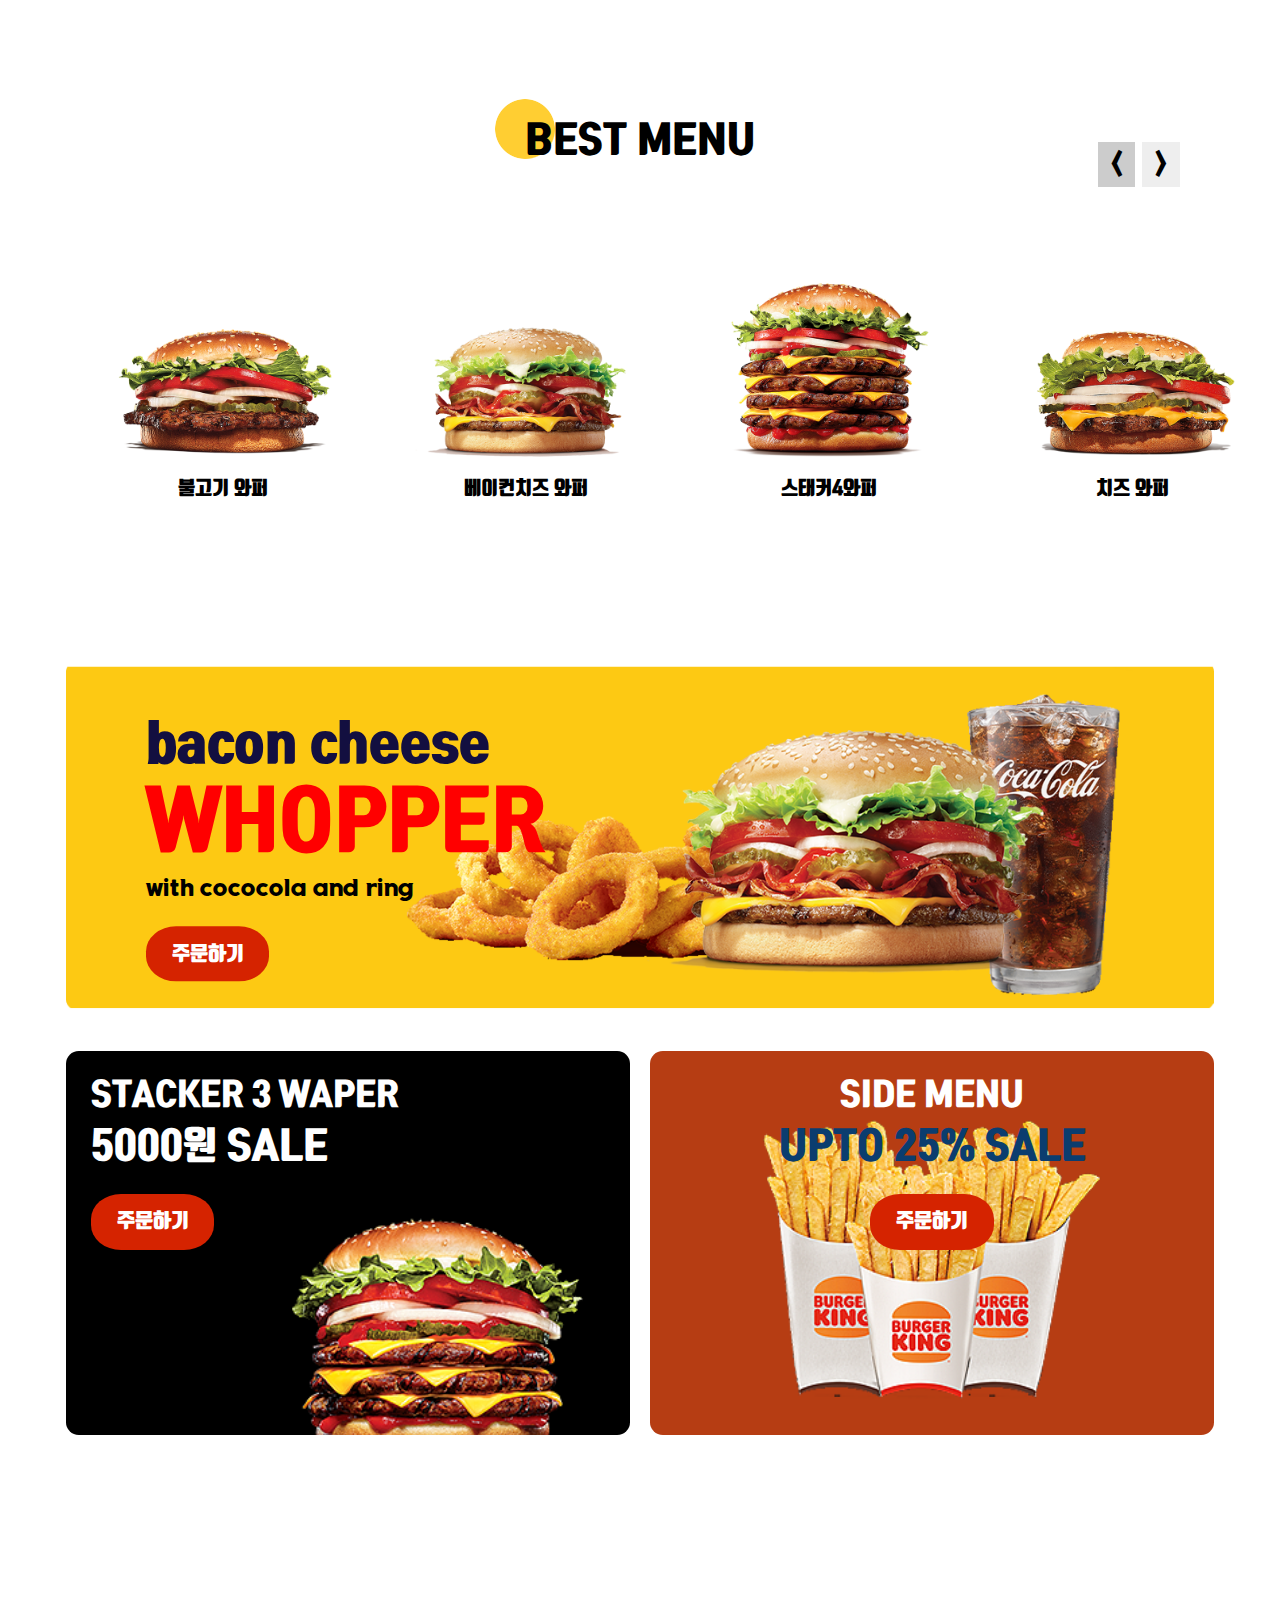
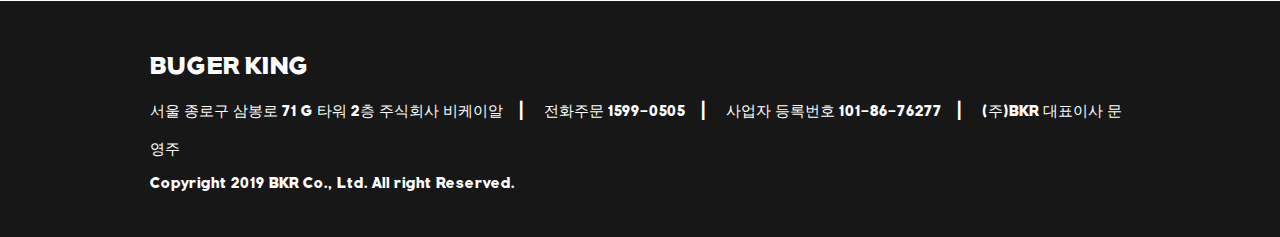
<file: burgerking/home.html>
<!DOCTYPE html>
<html lang="ko">

<head>
    <meta charset="UTF-8">
    <meta http-equiv="X-UA-Compatible" content="IE=edge">
    <meta name="viewport" content="width=device-width, initial-scale=1.0">
    <title>burgerking</title>
    <link rel="stylesheet" href="css/style.css">
    <link rel="stylesheet" href="css/media.css">
    <link rel="stylesheet" href="https://cdnjs.cloudflare.com/ajax/libs/font-awesome/6.1.1/css/all.min.css">
    <!-- Link Swiper's CSS -->
    <link rel="stylesheet" href="css/swiper.css" />

    <script src="js/jquery-3.6.0.min.js"></script>
    <script defer src="js/script.js"></script>
    <script src="js/swiper.js"></script>
</head>

<body>

    <!-- TOP 버튼 -->
    <a id="topBtn" href="#">TOP</a>

    <!-- header -->
    <header id="header">
        <section class="flex">
            <h1 class="logo"><a href="#"><img src="img/logo.gif" alt="logo"></a></h1>
            <nav class="nav">
                <ul class="mainmenu">
                    <li><a href="#">메뉴소개</a>
                        <ul class="submenu">
                            <li><a href="#">스페셜&할인팩</a></li>
                            <li><a href="#">프리미엄</a></li>
                            <li><a href="#">와퍼</a></li>
                            <li><a href="#">주니어&버거</a></li>
                            <li><a href="#">올데이킹</a></li>
                            <li><a href="#">치킨버거</a></li>
                            <li><a href="#">음료&사이드</a></li>
                            <li><a href="#">독퍼</a></li>
                        </ul>
                    </li>
                    <li><a href="#">매장소개</a>
                        <ul class="submenu">
                            <li><a href="#">매장찾기</a></li>
                        </ul>
                    </li>
                    <li><a href="#">이벤트</a>
                        <ul class="submenu">
                            <li><a href="#">이벤트</a></li>
                        </ul>
                    </li>
                    <li><a href="#">브랜드스토리</a>
                        <ul class="submenu">
                            <li><a href="#">BRAND</a></li>
                            <li><a href="#">WHOPPER</a></li>
                            <li><a href="#">COMM</a></li>
                        </ul>
                    </li>
                </ul>
            </nav>

            <button type="button" class="btn">딜리버리 주문</button>

            <div id="menu-btn" class="fas fa-bars"></div>
        </section>
    </header>

    <!-- 모바일 메뉴 -->
    <div class="mb_nav">
        <ul class="mb_menu">
            <li>
                <div class="flex_menu">
                    <a href="#">메뉴소개</a>
                    <div class="mb_menu_btn"><a href="#">></a></div>
                </div>
                <ul class="mb_subDown">
                    <li><a href="#">스페셜&할인팩</a></li>
                    <li><a href="#">프리미엄</a></li>
                    <li><a href="#">와퍼</a></li>
                    <li><a href="#">주니어&버거</a></li>
                    <li><a href="#">올데이킹</a></li>
                    <li><a href="#">치킨버거</a></li>
                    <li><a href="#">음료&사이드</a></li>
                    <li><a href="#">독퍼</a></li>
                </ul>
            </li>
            <li>
                <div class="flex_menu">
                    <a href="#">매장소개</a>
                    <a href="#">></a>
                </div>
                <ul class="mb_sub">
                    <li><a href="#">매장찾기</a></li>
                </ul>
            </li>
            <li>
                <div class="flex_menu">
                    <a href="#">이벤트</a>
                    <a href="#">></a>
                </div>
                <ul class="mb_sub">
                    <li><a href="#">이벤트</a></li>
                </ul>
            </li>
            <li>
                <div class="flex_menu">
                    <a href="#">브랜드스토리</a>
                    <a href="#">></a>
                </div>
                <ul class="mb_sub">
                    <li><a href="#">BRAND</a></li>
                    <li><a href="#">WHOPPER</a></li>
                    <li><a href="#">COMM</a></li>
                </ul>
            </li>
        </ul>
    </div>

    <!-- 배너슬라이드 -->
        <div class="swiper mySwiper">
            <div class="swiper-wrapper">
                <div class="swiper-slide">
                    <div class="slide_img">
                        <img src="img/main_banner1.png" alt="슬라이드1">
                    </div>
                    <div class="slide_txt">
                        <span>SACKER<br>WHOPPER</span>
                        <P>2, 3, 4 SET</P>
                        <P>50% SALE</P>
                        <button class="btn">더 알아보기</button>
                    </div>
                </div>
                <div class="swiper-slide">
                    <div class="slide_img">
                        <img src="img/main_banner2.png" alt="슬라이드2">
                    </div>
                    <div class="slide_txt2">
                        <span>알록달록 팝핑캔디가 입안에서 팡팡!!</span>
                        <P>POPPING CANDY</P>
                        <P>알록달록 팝핑캔디가 입안에서 팡팡!!</P>
                        <button class="btn">더 알아보기</button>
                    </div>
                </div>
                <div class="swiper-slide">
                    <div class="slide_img">
                        <img src="img/main_banner3.png" alt="슬라이드3">
                    </div>
                    <div class="slide_txt3">
                        <span>디아블로 얼티밋<br>도넛킹</span>
                        <P>PACK 1</P>
                        <P>50% SALE</P>
                        <button class="btn">더 알아보기</button>
                    </div>
                </div>
            </div>
            <div class="swiper-button-next"></div>
            <div class="swiper-button-prev"></div>
            <div class="swiper-pagination"></div>
        </div>

    <!-- 역사 -->
    <div class="history">
        <div class="heading">
            <img src="img/textimg.png" alt="textimg">
            <h2>history</h2>
        </div>

        <div class="his-contents">
            <img src="img/history.png" alt="역사">
            <div class="his-txt">
                <h3>버거킹 KOREA</h3>
                <p>버거킹은 지난 1984년 종로점을 오픈하며 한국에 진출한 이래,<br>차별화된 제품과 개성 있는 매장 인테리어로<br>지난 38년간 한국 소비자의 사랑을 받아오고 있습니다.<br>
                    더욱 풍성하고 맛있는 제품과 정성을 다하는 고객 서비스로<br>여러분께 더욱 가까이 다가가도록 하겠습니다.</p>
            </div>
        </div>

        <div class="buttonalign">
            <button class="btn" type="button">더 알아보기</button>
        </div>
    </div>

    <!-- 베스트 메뉴 슬라이드 -->
    <section class="bestmenu">
        <div class="heading">
            <img src="img/textimg.png" alt="textimg">
            <h2>Best Menu</h2>
        </div>

        <div class="menulist">

            <div class="menu-btn">
                <span class="prev">
                    <</span>
                        <span class="next">></span>
            </div>

            <div class="menubox">
                <img src="img/menu_1.png" alt="불고기 와퍼">
                <span>불고기 와퍼</span>
            </div>
            <div class="menubox">
                <img src="img/menu_2.png" alt="베이컨치즈 와퍼">
                <span>베이컨치즈 와퍼</span>
            </div>
            <div class="menubox">
                <img src="img/menu_3.png" alt="스태커4와퍼">
                <span>스태커4와퍼</span>
            </div>
            <div class="menubox">
                <img src="img/menu_4.png" alt="치즈 와퍼">
                <span>치즈 와퍼</span>
            </div>
            <div class="menubox">
                <img src="img/menu_5.png" alt="스태커3와퍼">
                <span>스태커3와퍼</span>
            </div>
            <div class="menubox">
                <img src="img/menu_6.png" alt="와퍼">
                <span>와퍼</span>
            </div>
            <div class="menubox">
                <img src="img/menu_7.png" alt="갈릭불고기와퍼">
                <span>갈릭불고기와퍼</span>
            </div>
            <div class="menubox">
                <img src="img/menu_8.png" alt="스태커2와퍼">
                <span>스태커2와퍼</span>
            </div>
        </div>

    </section>

    <!-- 작은 배너 -->
    <section class="imgbanner">
        <div class="top-banner">
            <div class="content">
                <span>bacon cheese</span>
                <h3>whopper</h3>
                <p>with cococola and ring</p>
                <a href="#" class="btn">주문하기</a>
            </div>
        </div>
        <div class="grid-banner">
            <div class="grid">
                <img src="img/banner-1.png" alt="">
                <div class="content">
                    <span>STACKER 3 WAPER</span>
                    <h3>5000원 SALE</h3>
                    <a href="#" class="btn">주문하기</a>
                </div>
            </div>
            <div class="grid">
                <img src="img/banner-2.png" alt="">
                <div class="content center">
                    <span>SIDE MENU</span>
                    <h3>UPTO 25% SALE</h3>
                    <a href="#" class="btn">주문하기</a>
                </div>
            </div>
        </div>
    </section>

    <!-- 푸터 -->
    <footer id="footer">
        <div class="footer_contents">
            <p class="footertxt">BUGER KING</p>
            <span>서울 종로구 삼봉로 71 G 타워 2층 주식회사 비케이알</span>
            <span>전화주문 1599-0505</span>
            <span>사업자 등록번호 101-86-76277</span>
            <span class="last">(주)BKR 대표이사 문영주</span>
            <p>Copyright 2019 BKR Co., Ltd. All right Reserved.</p>
        </div>
    </footer>

</body>
</html>
</file>
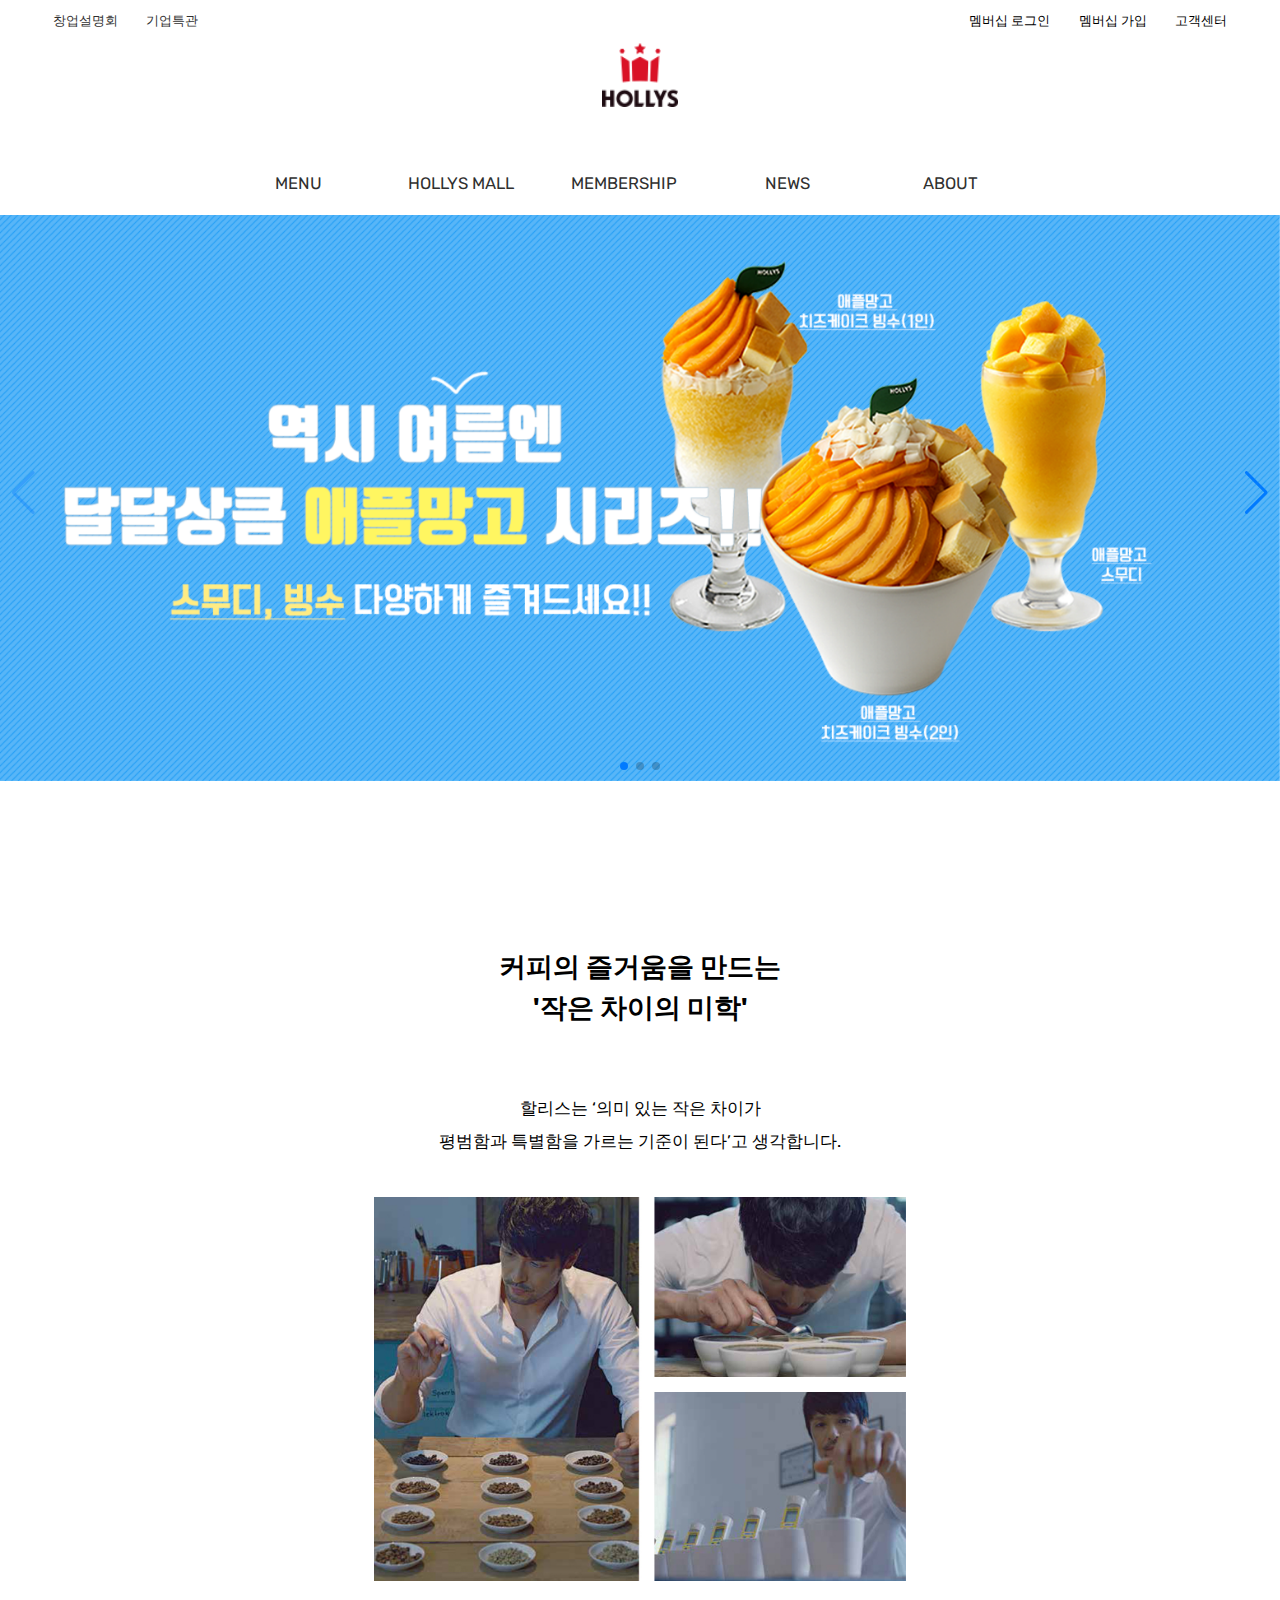
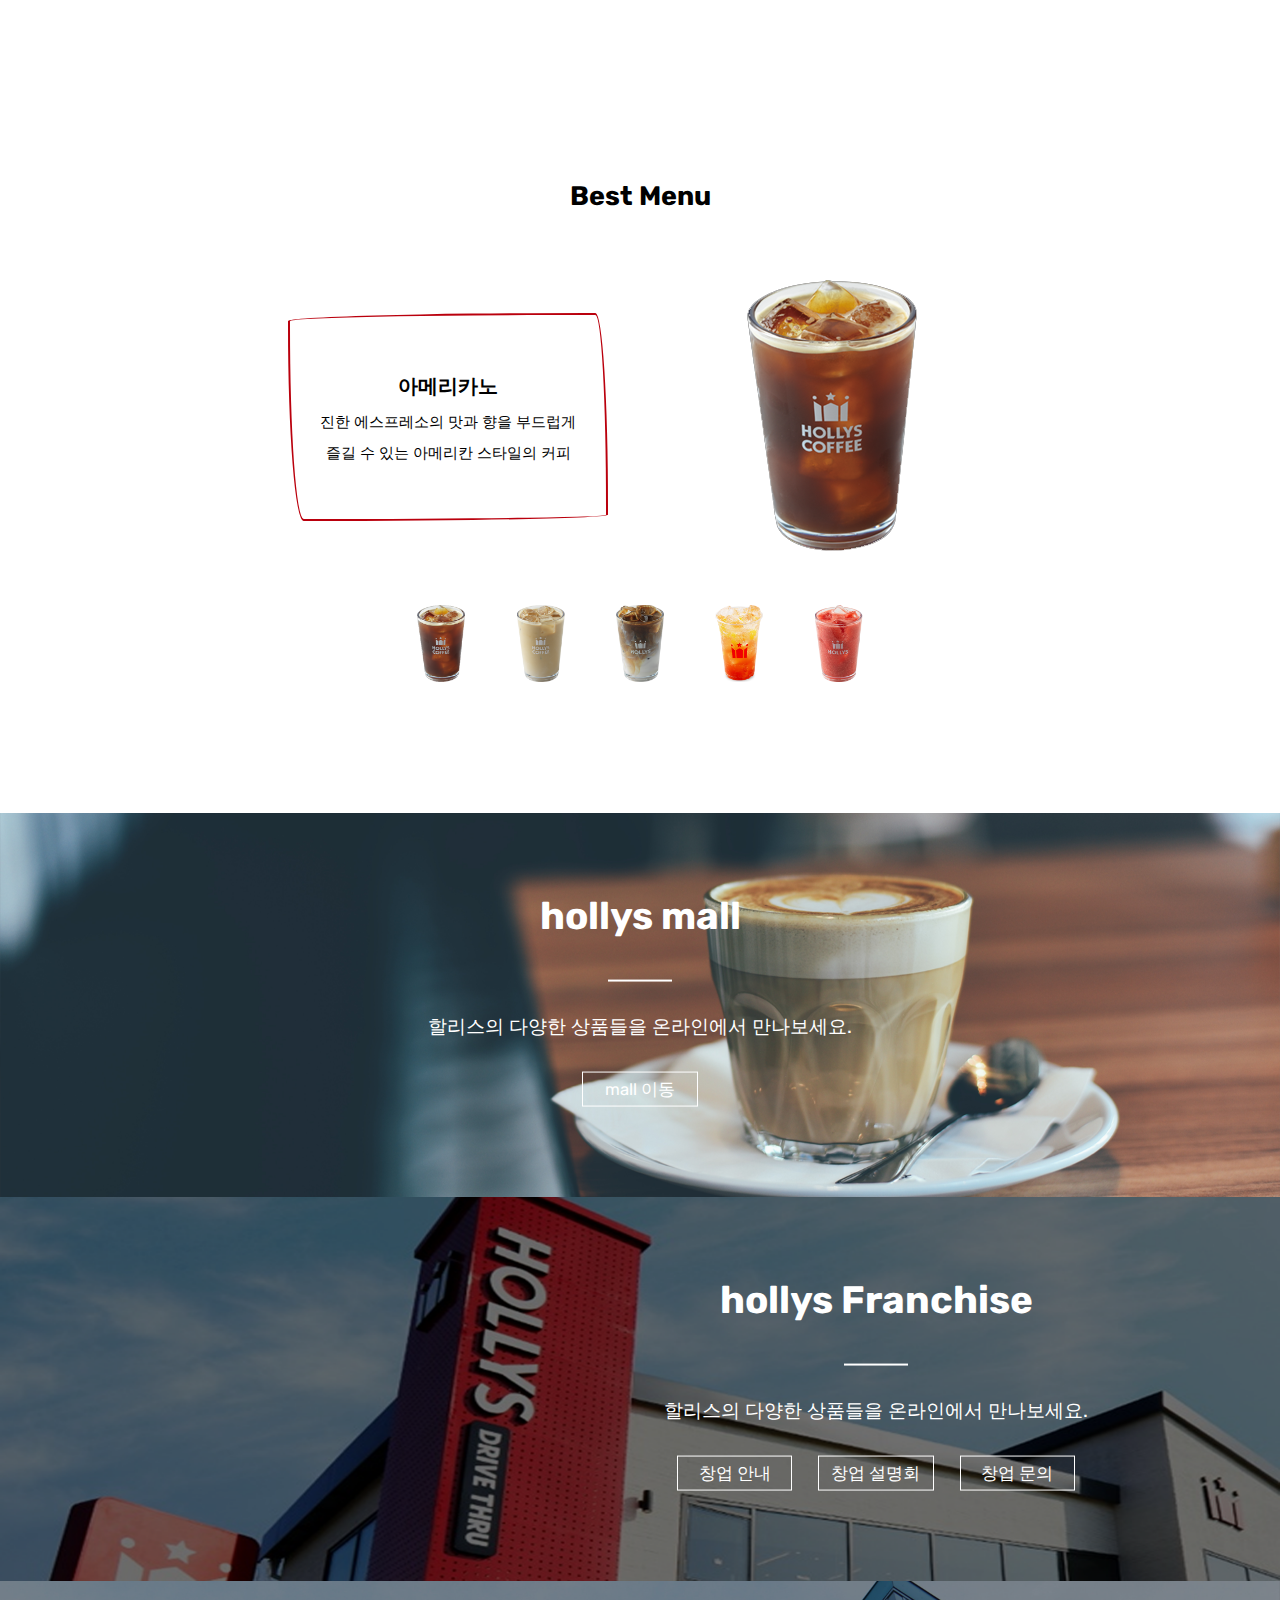
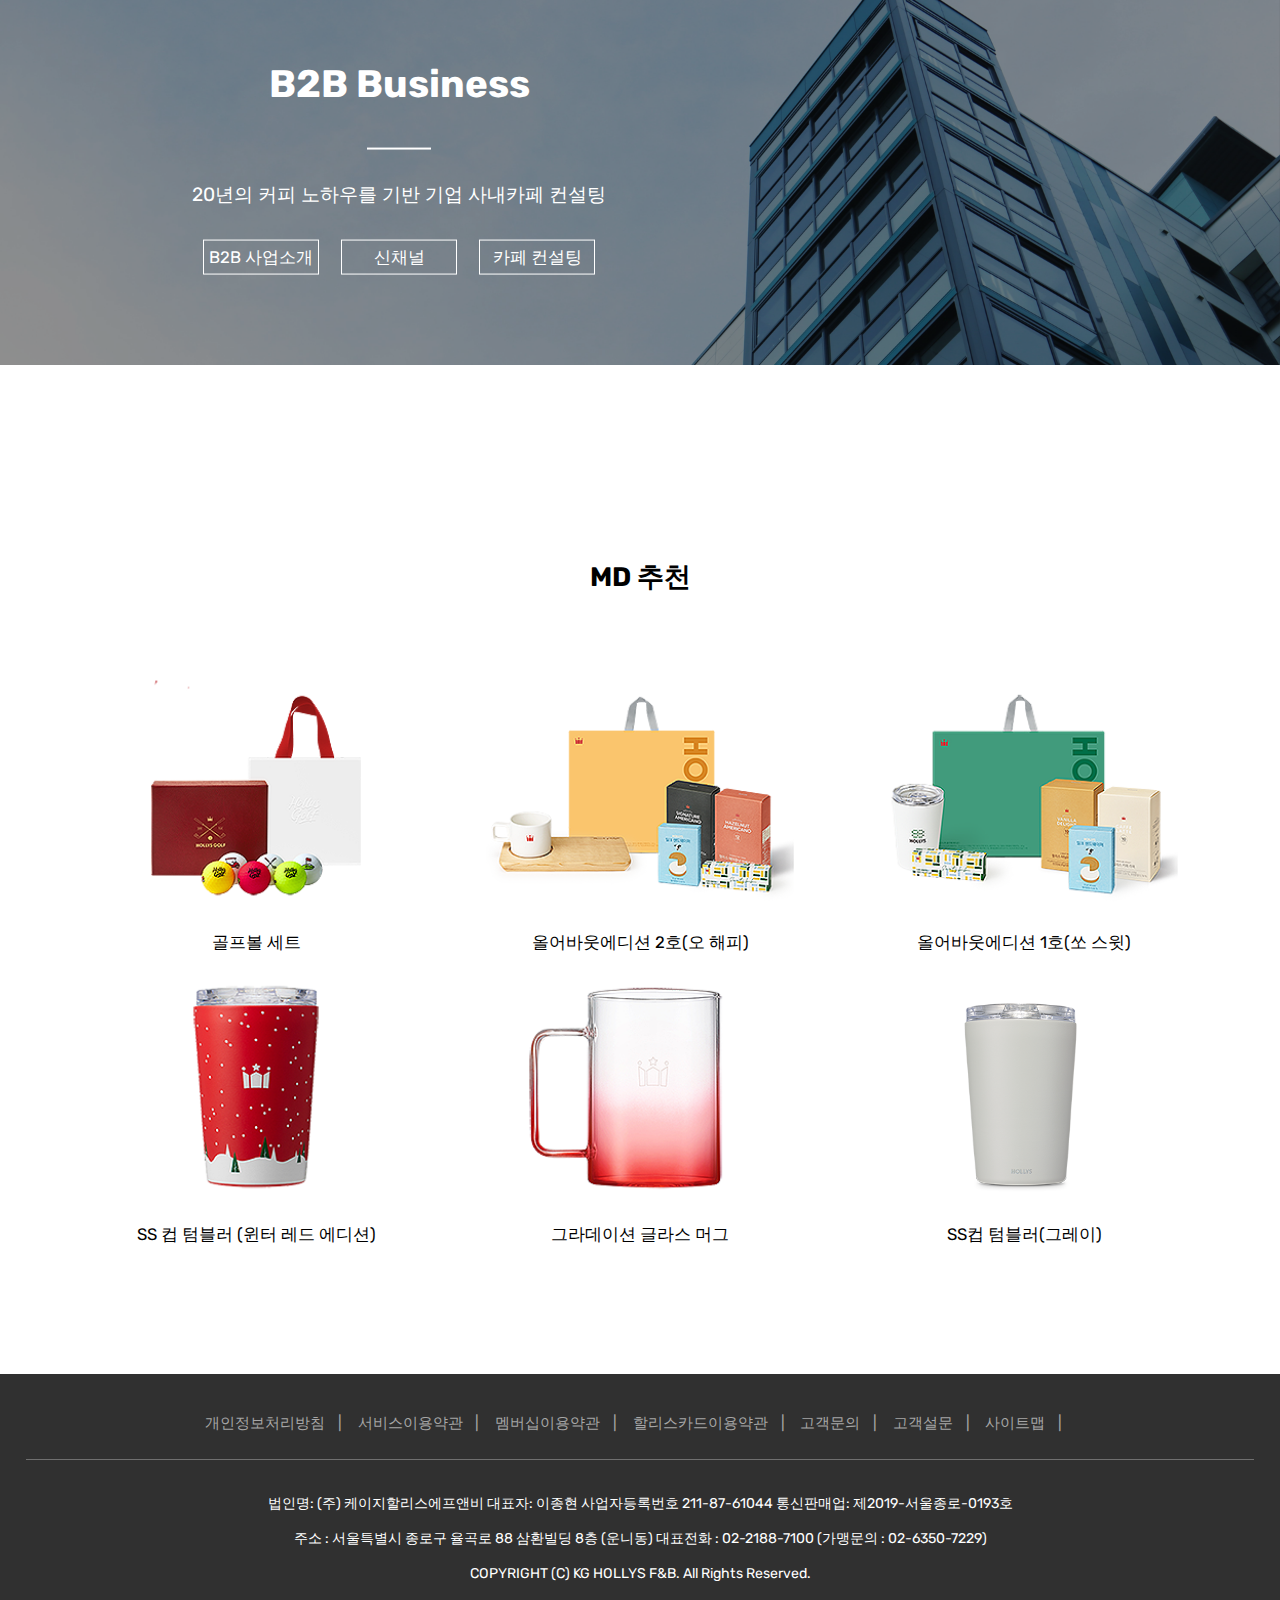
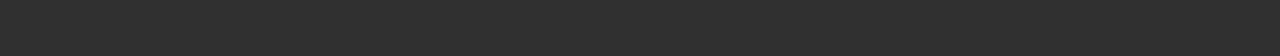
<file: hollys/hollys.html>
<!DOCTYPE html>
<html lang="en">

<head>
    <meta charset="UTF-8">
    <meta http-equiv="X-UA-Compatible" content="IE=edge">
    <meta name="viewport" content="width=device-width, initial-scale=1.0">
    <title>할리스 Hollys</title>
    <link rel="stylesheet" href="css/style.css">
    <link rel="stylesheet" href="css/media.css">
    <!-- <link rel="stylesheet" href="css/media.css"> -->
    <link rel="stylesheet" href="https://cdnjs.cloudflare.com/ajax/libs/font-awesome/6.1.1/css/all.min.css">

    <!-- Link Swiper's CSS -->
    <link rel="stylesheet" href="https://unpkg.com/swiper/swiper-bundle.min.css" />

    <script src="js/jquery-3.6.0.min.js"></script>

</head>

<body>
    <!-- header -->
    <header id="header">
        <!-- 상단메뉴 -->
        <div class="topmenu">
            <div class="leftTop">
                <a href="#">창업설명회</a>
                <a href="#">기업특관</a>
            </div>

            <div class="rightTop">
                <a href="#">멤버십 로그인</a>
                <a href="#">멤버십 가입</a>
                <a href="#">고객센터</a>
            </div>
        </div>

        <div class="middlemenu">
            <h1 class="logo"><a href="#"><img src="img/logo.gif" alt="logo"></a></h1>


        </div>
        <!-- 모바일 토글버튼 -->
        <div id="menu-btn" class="fas fa-bars"></div>

        <!-- 네비게이션 -->
        <nav class="nav">
            <ul>
                <li><a href="#">menu</a>
                    <ul class="submenu">
                        <li><a href="#">커피</a></li>
                        <li><a href="#">라떼/티</a></li>
                        <li><a href="#">할리치노/빙수</a></li>
                        <li><a href="#">스파클링</a></li>
                        <li><a href="#">푸드</a></li>
                        <li><a href="#">MD상품/식품</a></li>
                    </ul>
                </li>
                <li><a href="#">hollys mall</a>
                    <ul class="submenu">
                        <li><a href="#">할리스콘</a></li>
                        <li><a href="#">할리스카드</a></li>
                        <li><a href="#">e-store</a></li>
                        <li><a href="#">구매내역</a></li>
                    </ul>
                </li>
                <li><a href="#">membership</a>
                    <ul class="submenu">
                        <li><a href="#">스마트오더</a></li>
                        <li><a href="#">멤버십 혜택</a></li>
                    </ul>
                </li>
                <li><a href="#">news</a>
                    <ul class="submenu">
                        <li><a href="#">공지사항</a></li>
                        <li><a href="#">이벤트</a></li>
                    </ul>
                </li>
                <li><a href="#">about</a>
                    <ul class="submenu">
                        <li><a href="#">소개</a></li>
                        <li><a href="#">채용안내</a></li>
                        <li><a href="#">가맹문의/절차</a></li>
                        <li><a href="#">B2B사업 소개</a></li>
                    </ul>
                </li>
            </ul>
        </nav>

    </header>

        <!--모바일 메뉴 -->
        <div class="mb_nav">
            <div id="mb_menu-btn" class="fas fa-times"></div>
            <ul>
                <li><a href="#">menu</a>
                    <ul class="mb_submenu">
                        <li><a href="#">커피</a></li>
                        <li><a href="#">라떼/티</a></li>
                        <li><a href="#">할리치노/빙수</a></li>
                        <li><a href="#">스파클링</a></li>
                        <li><a href="#">푸드</a></li>
                        <li><a href="#">MD상품/식품</a></li>
                    </ul>
                </li>
                <li><a href="#">hollys mall</a>
                    <ul class="mb_submenu">
                        <li><a href="#">할리스콘</a></li>
                        <li><a href="#">할리스카드</a></li>
                        <li><a href="#">e-store</a></li>
                        <li><a href="#">구매내역</a></li>
                    </ul>
                </li>
                <li><a href="#">membership</a>
                    <ul class="mb_submenu">
                        <li><a href="#">스마트오더</a></li>
                        <li><a href="#">멤버십 혜택</a></li>
                    </ul>
                </li>
                <li><a href="#">news</a>
                    <ul class="mb_submenu">
                        <li><a href="#">공지사항</a></li>
                        <li><a href="#">이벤트</a></li>
                    </ul>
                </li>
                <li><a href="#">about</a>
                    <ul class="mb_submenu">
                        <li><a href="#">소개</a></li>
                        <li><a href="#">채용안내</a></li>
                        <li><a href="#">가맹문의/절차</a></li>
                        <li><a href="#">B2B사업 소개</a></li>
                    </ul>
                </li>
            </ul>
        </div>


    <!-- banner -->
    <div class="swiper mySwiper">
        <div class="swiper-wrapper">
            <div class="swiper-slide"></div>
            <div class="swiper-slide"></div>
            <div class="swiper-slide"></div>
        </div>
        <div class="swiper-button-next"></div>
        <div class="swiper-button-prev"></div>
        <div class="swiper-pagination"></div>
    </div>

    <!-- about -->
    <section class="about">
        <div class="heading">
            <h2>커피의 즐거움을 만드는<br />
                '작은 차이의 미학'</h2>
        </div>
        <p>할리스는 ‘의미 있는 작은 차이가<br />
            평범함과 특별함을 가르는 기준이 된다’고 생각합니다.</p>

        <div class="about-container">

            <img src="img/about.png" alt="">
        </div>
    </section>



    <section class="coffee">
        <div class="heading">
            <h2>Best Menu</h2>
        </div>

        <div class="coffeebig">

            <div class="txt">
                <div class="txt-content">
                    <h3>아메리카노</h3>
                    <p>진한 에스프레소의 맛과 향을 부드럽게<br />즐길 수 있는 아메리칸 스타일의 커피</p>
                </div>
            </div>

            <div class="coffeeimg">
                <img src="img/best1.png" alt="베스트메뉴1">
            </div>
        </div>

        <div class="coffee-container">
            <div class="box">
                <img src="img/best1.png" alt="베스트메뉴1" class="best1">
            </div>
            <div class="box">
                <img src="img/best2.png" alt="베스트메뉴2" class="best2">
            </div>
            <div class="box">
                <img src="img/best3.png" alt="베스트메뉴3" class="best3">
            </div>
            <div class="box">
                <img src="img/best4.png" alt="베스트메뉴4" class="best4">
            </div>
            <div class="box">
                <img src="img/best5.png" alt="베스트메뉴5" class="best5">
            </div>

        </div>
    </section>


    <!-- mall banner -->
    <section class="mall">
        <div class="malltxt">
            <h3>hollys mall</h3>
            <p>할리스의 다양한 상품들을 온라인에서 만나보세요.</p>
            <div class="bannerbtn">mall 이동</div>
        </div>
    </section>

    <!-- 프랜차이즈 -->
    <section class="frbanner">
        <div class="frtxt">
            <h3>hollys Franchise</h3>
            <p>할리스의 다양한 상품들을 온라인에서 만나보세요.</p>
            <div class="btnalign">
                <div class="bannerbtn">창업 안내</div>
                <div class="bannerbtn">창업 설명회</div>
                <div class="bannerbtn">창업 문의</div>
            </div>

        </div>
    </section>

    <!-- b2b -->
    <section class="b2bbanner">
        <div class="b2btxt">
            <h3>B2B Business</h3>
            <p>20년의 커피 노하우를 기반 기업 사내카페 컨설팅</p>
            <div class="btnalign">
                <div class="bannerbtn">B2B 사업소개</div>
                <div class="bannerbtn">신채널</div>
                <div class="bannerbtn">카페 컨설팅</div>
            </div>

        </div>
    </section>



    <section class="mdmenu">
        <div class="heading">
            <h2>MD 추천</h2>
        </div>

        <div class="mdmenu-container">
            <div class="box">
                <img src="img/md1.png" alt="">
                <p>골프볼 세트</p>
            </div>
            <div class="box">
                <img src="img/md2.png" alt="">
                <p>올어바웃에디션 2호(오 해피)</p>
            </div>
            <div class="box">
                <img src="img/md3.png" alt="">
                <p>올어바웃에디션 1호(쏘 스윗)</p>
            </div>
            <div class="box">
                <img src="img/md4.png" alt="">
                <p>SS 컵 텀블러 (윈터 레드 에디션)</p>
            </div>
            <div class="box">
                <img src="img/md5.png" alt="">
                <p>그라데이션 글라스 머그</p>
            </div>
            <div class="box">
                <img src="img/md6.png" alt="">
                <p>SS컵 텀블러(그레이)</p>
            </div>

        </div>

    </section>

    <footer id="footer">
        <ul>
            <li><a href="#">개인정보처리방침</a></li>
            <li><a href="#">서비스이용약관</a></li>
            <li><a href="#">멤버십이용약관</a></li>
            <li><a href="#">할리스카드이용약관</a></li>
            <li><a href="#">고객문의</a></li>
            <li><a href="#">고객설문</a></li>
            <li><a href="#">사이트맵</a></li>
        </ul>

        <p>법인명: (주) 케이지할리스에프앤비 대표자: 이종현 사업자등록번호 211-87-61044 통신판매업: 제2019-서울종로-0193호<br />
            주소 : 서울특별시 종로구 율곡로 88 삼환빌딩 8층 (운니동) 대표전화 : 02-2188-7100 (가맹문의 : 02-6350-7229)<br>
            COPYRIGHT (C) KG HOLLYS F&B. All Rights Reserved.</p>

    </footer>

    <!-- Swiper JS -->
    <script src="https://unpkg.com/swiper/swiper-bundle.min.js"></script>

    <script src="js/script.js"></script>
</body>

</html>
</file>
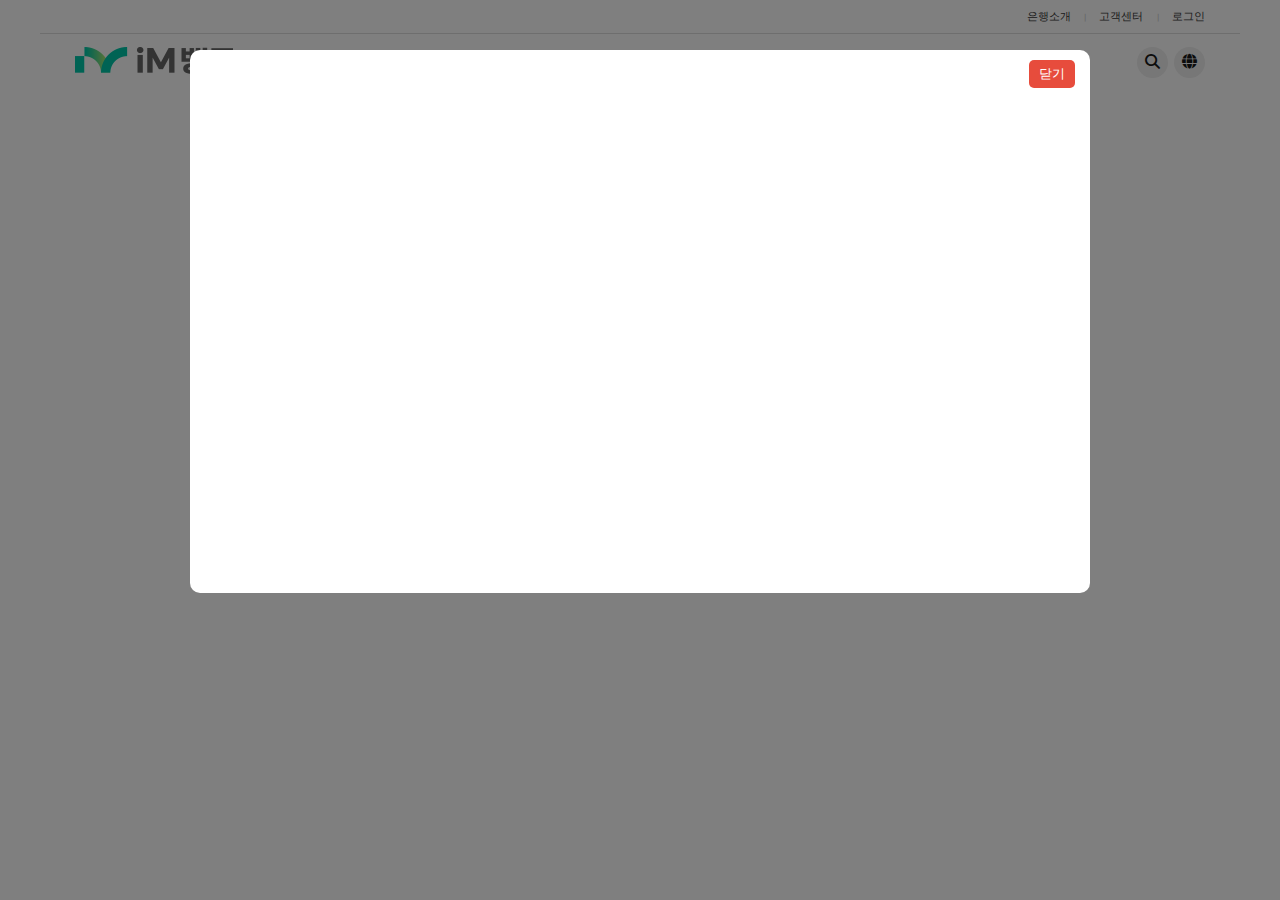
<file: imbank/imbank.html>
<!DOCTYPE html>
<html lang="en">

<head>
    <meta charset="UTF-8">
    <meta name="viewport" content="width=device-width, initial-scale=1.0">
    <link rel="icon" type="images/png" href="images/icon_logo.jpg">
    <link rel="stylesheet" href="css/style.css">
    <title>iM뱅크</title>

    <style>
        /* 모달 배경 */
        .modal-overlay {
            /* display: none; */
            position: fixed;
            top: 0;
            left: 0;
            width: 100%;
            height: 100%;
            background: rgba(0, 0, 0, 0.5);
            z-index: 999;
        }

        /* 모달 콘텐츠 */
        .modal-content {
            position: relative;
            width: 80%;
            max-width: 900px;
            margin: 50px auto;
            background: white;
            padding: 20px;
            border-radius: 10px;
        }

        /* 닫기 버튼 */
        .close-btn {
            position: absolute;
            top: 10px;
            right: 15px;
            background: #e74c3c;
            color: white;
            border: none;
            border-radius: 5px;
            padding: 5px 10px;
            cursor: pointer;
        }

        iframe {
            width: 100%;
            height: 500px;
            border: none;
        }
    </style>
</head>

<body>

    <header class="header">

        <section class="top_menu">
            <ul>
                <li><a href="#" class="">은행소개</a></li>
                <li><a href="#" class="">고객센터</a></li>
                <li><a href="#" class="">로그인</a></li>
            </ul>
        </section>

        <section class="flex">

            <a href="#" class="logo"><img src="images/logo.png" alt=""></a>

            <nav class="navbar">
                <a href="#home">개인뱅킹</a>
                <a href="#about">기업뱅킹</a>
                <a href="#options">금융상품몰</a>
                <a href="#contact">금융서비스</a>
                <a href="#blogs">인증센터</a>
            </nav>

            <div class="icons">
                <i class="fas fa-search" id="search-icons"></i>
                <a href="#" class="fa-solid fa-globe"></a>
                <i class="fas fa-bars" id="menu-bars"></i>
            </div>

            <!-- 모달 구조 -->
            <div id="figma-modal" class="modal-overlay">
                <div class="modal-content">
                    <button class="close-btn" onclick="closeModal()">닫기</button>
                    <iframe
                        src="https://embed.figma.com/design/nlW7n0NMRfUqXdPt6jWShu/IMbank?node-id=1-2&embed-host=share"
                        allowfullscreen>
                    </iframe>
                </div>
            </div>

        </section>
    </header>

    <!-- search form -->
    <form action="" id="search-form">
        <input type="search" name="" placeholder="검색어 입력해주세요" id="search-box">
        <label for="search-box" class="fas fa-search"></label>
        <i class="fas fa-times" id="close"></i>
    </form>

    <!-- banner -->

    <script>
        function openModal() {
            document.getElementById("figma-modal").style.display = "block";
        }

        function closeModal() {
            document.getElementById("figma-modal").style.display = "none";
        }
    </script>

    <script src="js/script.js"></script>

</body>

</html>
</file>
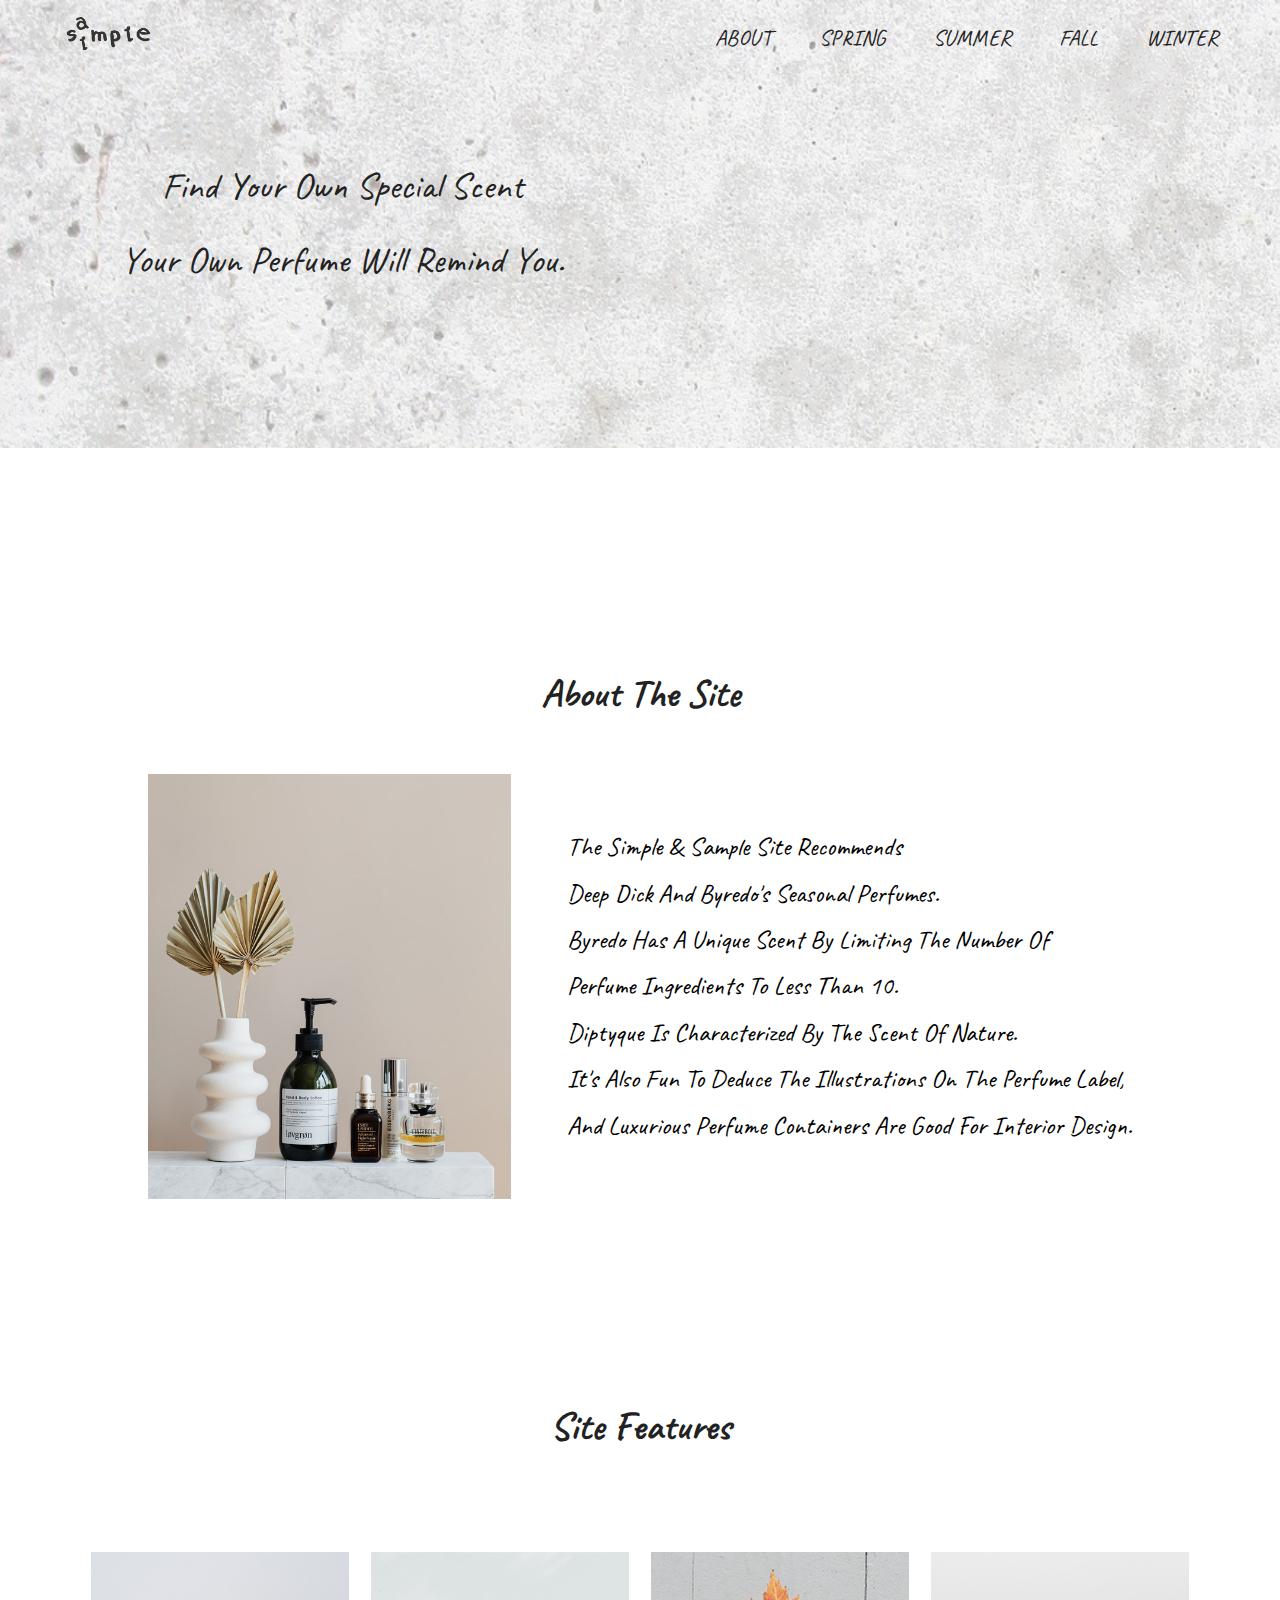
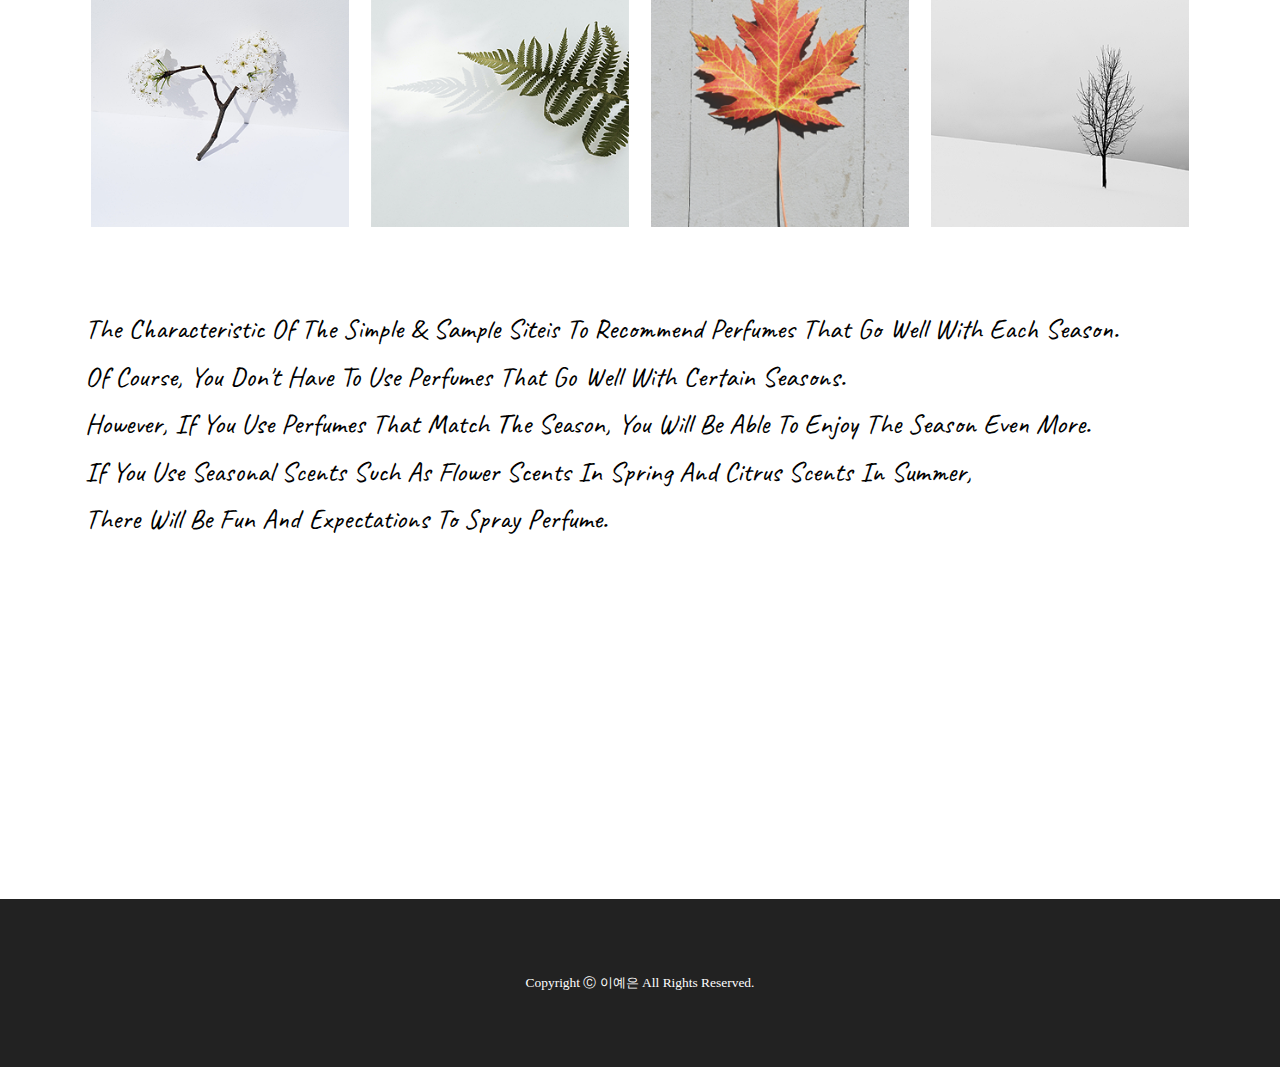
<file: sample-simple/about.html>
<!DOCTYPE html>
<html lang="en">

<head>
    <meta charset="UTF-8">
    <meta http-equiv="X-UA-Compatible" content="IE=edge">
    <meta name="viewport" content="width=device-width, initial-scale=1.0">
    <title>About</title>
    <link rel="stylesheet" href="css/common.css">
    <link rel="stylesheet" href="css/about.css">
    <link rel="stylesheet" href="https://cdnjs.cloudflare.com/ajax/libs/font-awesome/6.1.1/css/all.min.css">
</head>

<body>
    <!-- header -->
    <header id="header">
        <section class="flex">
            <h1 class="logo"><a href="index.html">
                    <img src="img/logo.png" alt="logo">
                </a></h1>
            <nav class="navbar">
                <a href="about.html">ABOUT</a>
                <a href="Spring.html">SPRING</a>
                <a href="Summer.html">SUMMER</a>
                <a href="Fall.html">FALL</a>
                <a href="Winter.html">WINTER</a>
            </nav>
            <div id="nav-btn" class="fas fa-bars"></div>
        </section>
    </header>

    <!-- banner -->
    <div class="banner-bg">
        <section class="banner">
            <div class="bntext">
                <p>Find your own special scent<br>
                    Your own perfume will remind you.</p>
            </div>
        </section>
    </div>

    <!-- meaning -->
    <section class="meaning">
        <div class="meaning_contents"> 
        <div class="heading">
            <h2>about the site</h2>
        </div>

        <div class="aboutbox">
            <img src="img/aboutImg.png" alt="aboutImg">
            <div class="mntext">
                The Simple & Sample site recommends<br>Deep Dick and Byredo's seasonal perfumes.<br>
                Byredo has a unique scent by limiting the number of<br>perfume ingredients to less than 10.<br>
                Diptyque is characterized by the scent of nature.<br>
                It's also fun to deduce the illustrations on the perfume label,<br>and luxurious perfume containers are good for interior design.
            </div>
        </div>
    </div>
    </section>

    <!-- QNA -->
    <section class="QNA">
        <div class="heading"><h2>Site Features</h2></div>

        <div class="seasonsImg">
            <img src="img/about_season1.png" alt="spring">
            <img src="img/about_season2.png" alt="summer">
            <img src="img/about_season3.png" alt="fall">
            <img src="img/about_season4.png" alt="winter">
        </div>
        <p>The characteristic of the Simple & Sample siteis
            to recommend perfumes that go well with each season.<br>
            Of course, you don't have to use perfumes that go well with certain seasons.<br>However, if you use perfumes that match the season, you will be able to enjoy the season even more.<br>If you use seasonal scents such as flower scents in spring and citrus scents in summer,<br>there will be fun and expectations to spray perfume.</p>
    </section>



    <!-- footer -->
    <footer id="footer">
        Copyright ⓒ 이예은 all rights reserved.
    </footer>


    <script src="js/script.js"></script>
</body>

</html>
</file>
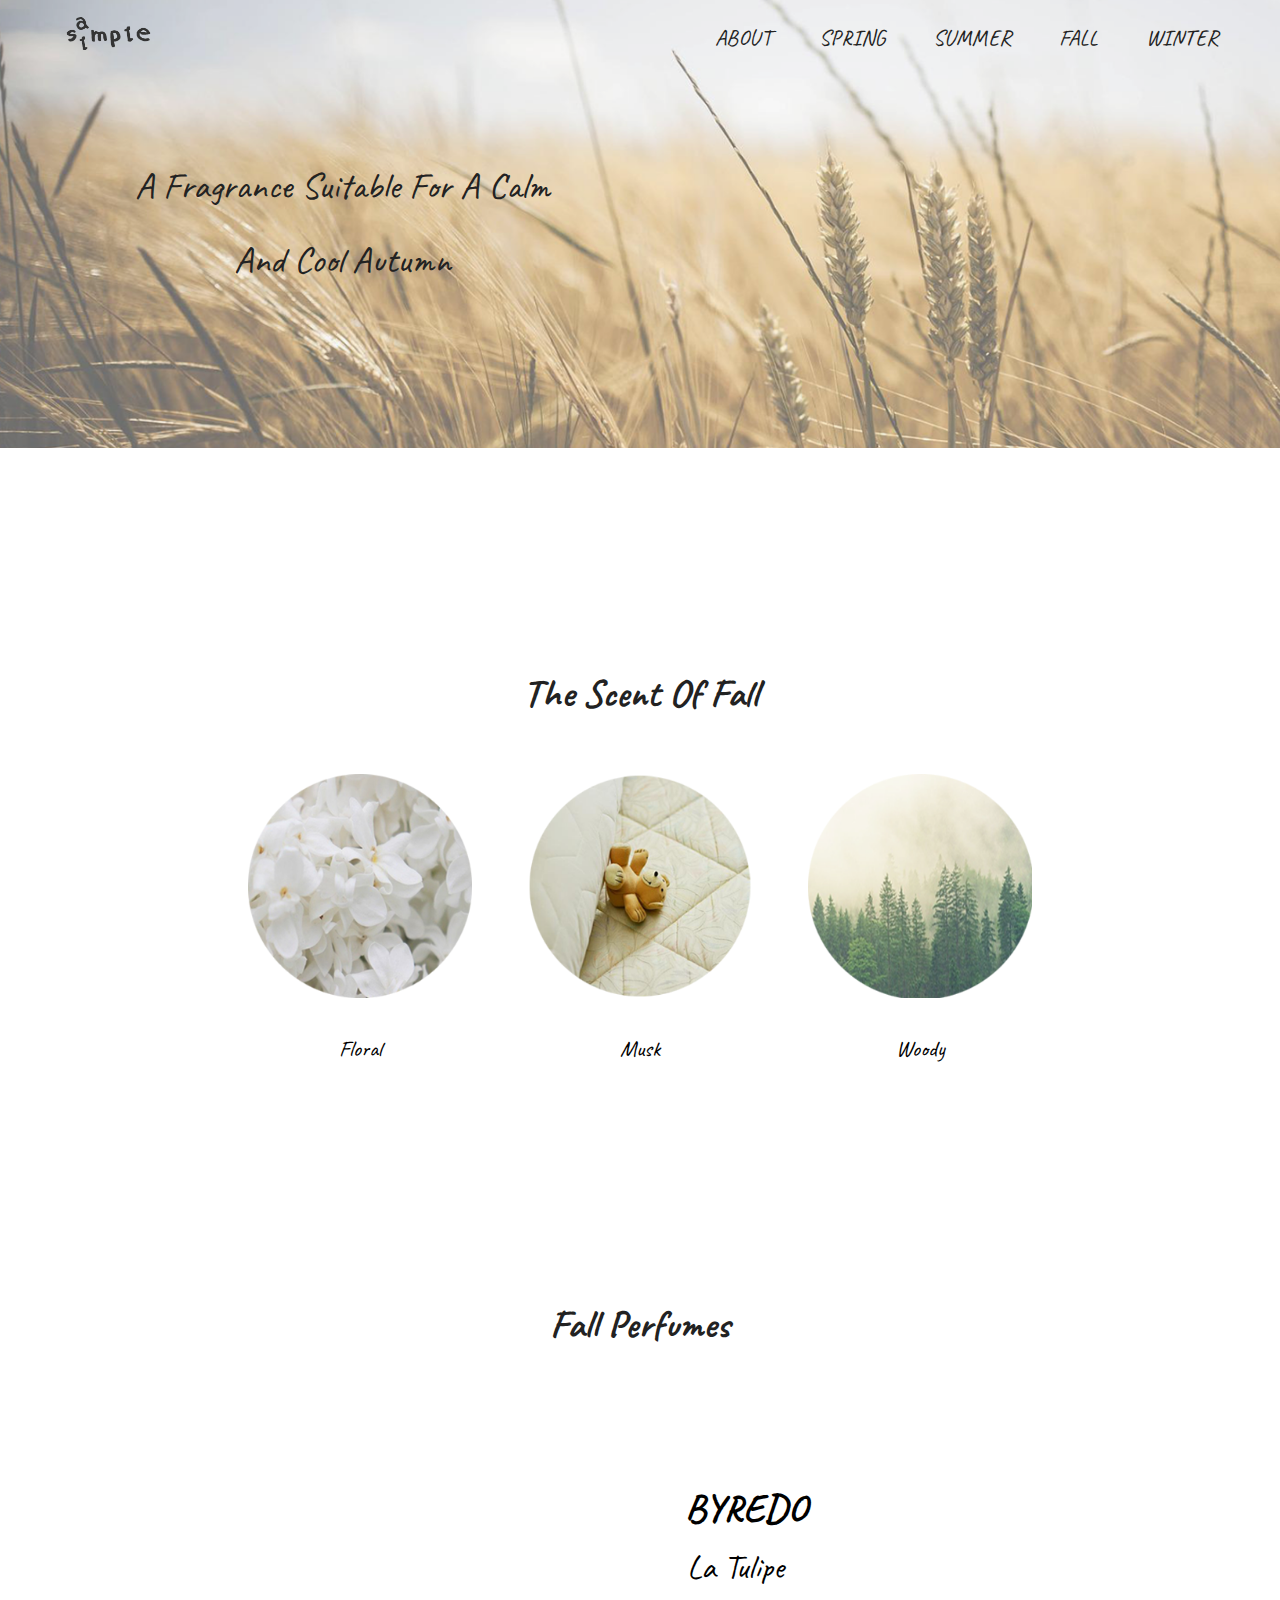
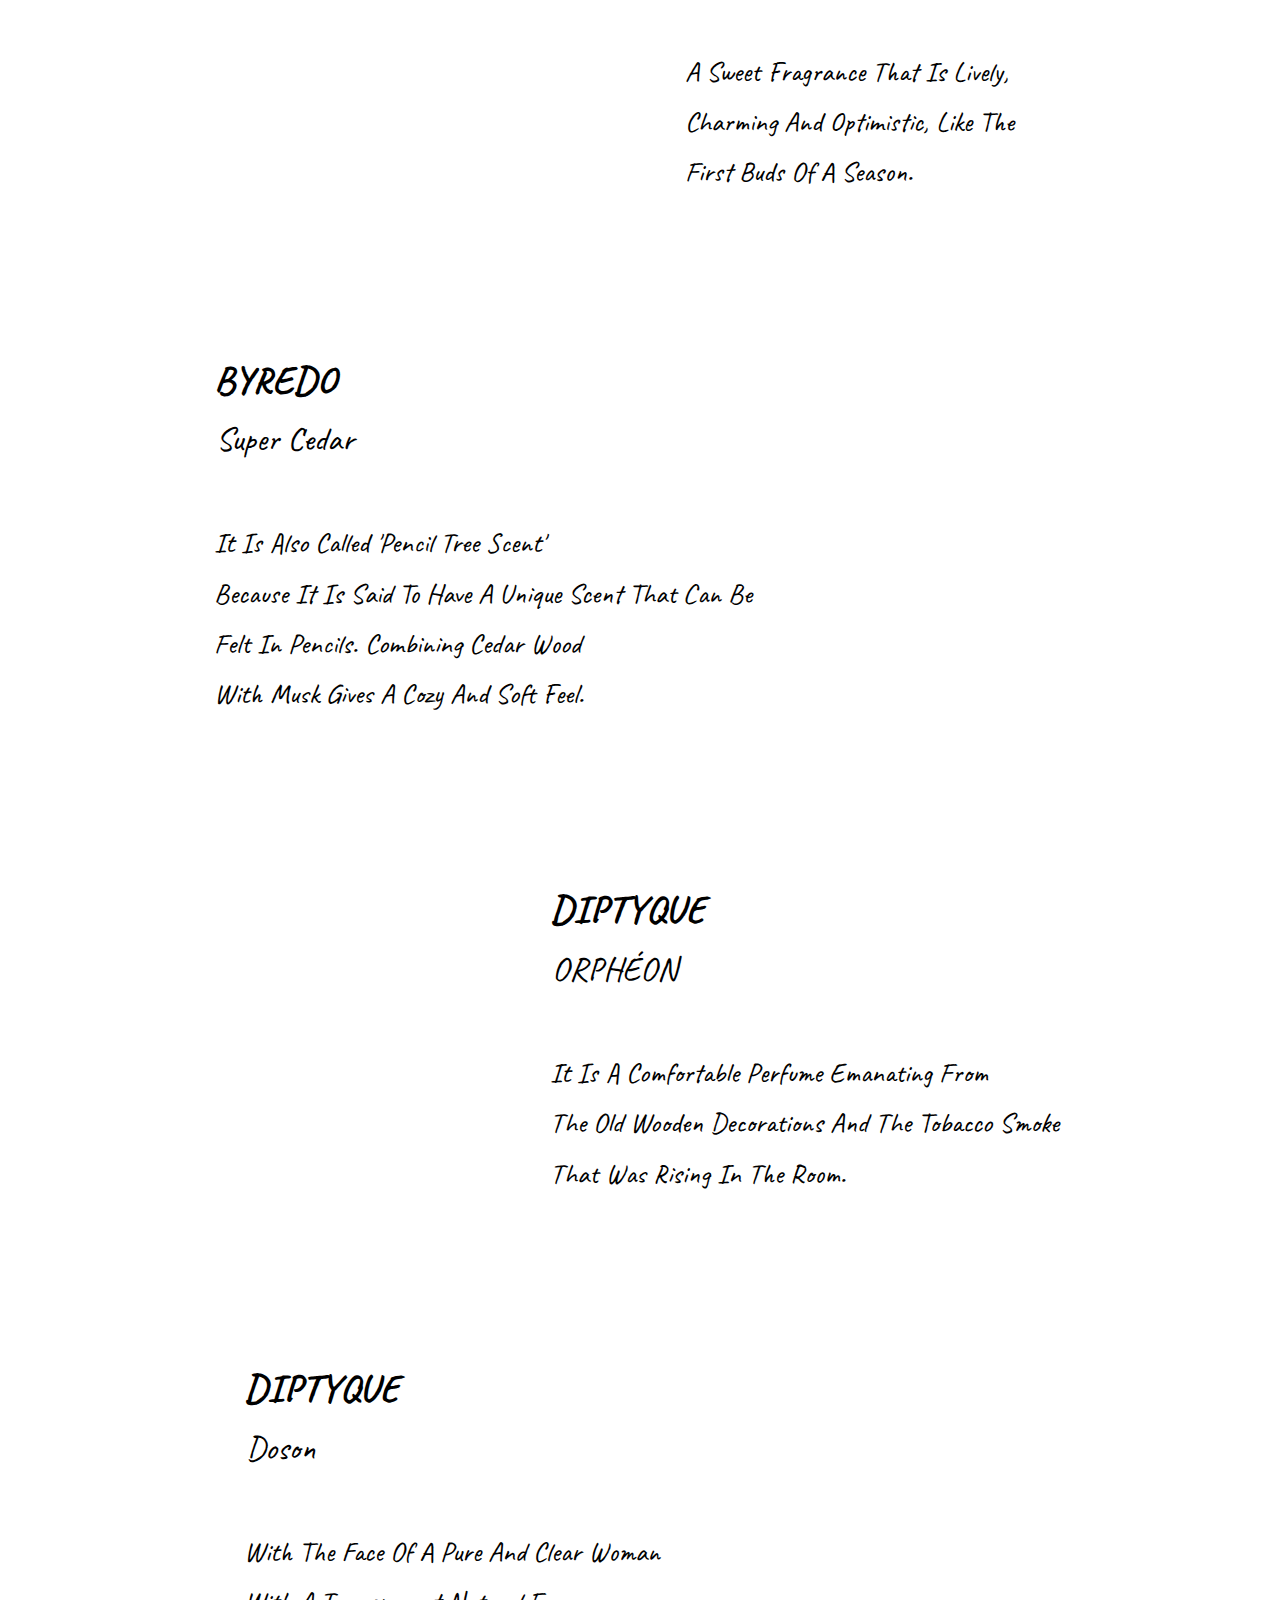
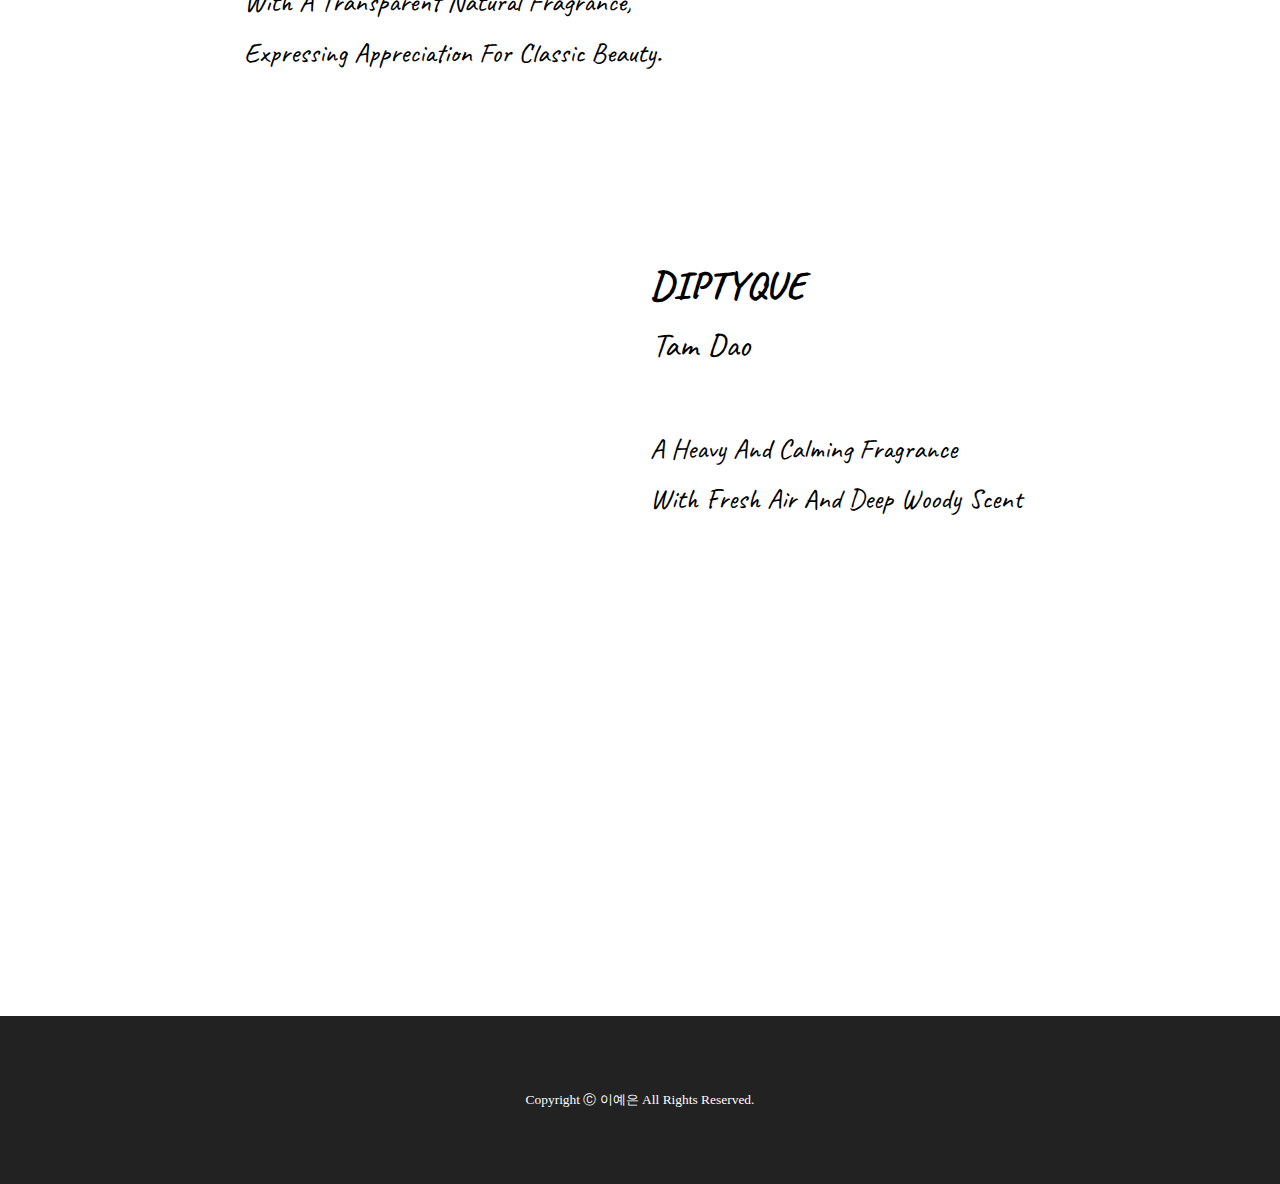
<file: sample-simple/Fall.html>
<!DOCTYPE html>
<html lang="en">

<head>
    <meta charset="UTF-8">
    <meta http-equiv="X-UA-Compatible" content="IE=edge">
    <meta name="viewport" content="width=device-width, initial-scale=1.0">
    <title>Fall</title>
    <link rel="stylesheet" href="css/fall.css">
    <link rel="stylesheet" href="css/common.css">
    <link rel="stylesheet" href="aos-master/dist/aos.css" />
    <link rel="stylesheet" href="https://cdnjs.cloudflare.com/ajax/libs/font-awesome/6.1.1/css/all.min.css">
</head>

<body>
    <!-- header -->
    <header id="header">
        <section class="flex">
            <h1 class="logo"><a href="index.html">
                    <img src="img/logo.png" alt="logo">
                </a></h1>
            <nav class="navbar">
                <a href="about.html">ABOUT</a>
                <a href="Spring.html">SPRING</a>
                <a href="Summer.html">SUMMER</a>
                <a href="Fall.html">FALL</a>
                <a href="Winter.html">WINTER</a>
            </nav>
            <div id="nav-btn" class="fas fa-bars"></div>
        </section>
    </header>

    <!-- banner -->
    <div class="banner-bg">
        <section class="banner">
            <div class="bntext">
                <p>a fragrance suitable for a calm<br>
                    and cool autumn</p>
            </div>
        </section>
    </div>

    <!-- SCint -->
    <section class="SCint">
        <div class="heading">
            <h2>The scent of fall</h2>
        </div>
        <ul class="SCImg">
            <li><img src="img/fallSc.png" alt="springFloral"><span>Floral</span></li>
            <li><img src="img/fallSc2.png" alt="springMusk"><span>Musk</span></li>
            <li><img src="img/fallSc3.png" alt="springFruit"><span>Woody</span></li>
        </ul>
    </section>

     <!-- SPPF -->
     <section class="FLPF aos-all" id="transcroller-body">
        <div class="heading">
            <h2>fall perfumes</h2>
        </div>

        <div class="fl-container">
            <div class="fl-box">
                <img src="img/byLT.png" alt="byredoLT" class="aos-item" data-aos="fade-in">
                <div class="fl-txt">
                    <h3>byredo</h3>
                    <span>la tulipe</span>
                    <p>A sweet fragrance that is lively,<br>
                        charming and optimistic,
                        like the<br>first buds of a season.</p>
                </div>
            </div>
            <div class="fl-box">
                <img src="img/bySC.png" alt="byredoSC" width="190px" class="aos-item" data-aos="fade-in">
                <div class="fl-txt">
                    <h3>byredo</h3>
                    <span>super cedar</span>
                    <p>It is also called 'pencil tree scent'<br>
                        because it is said to have a unique scent that can be<br>
                        felt in pencils. Combining cedar wood<br>
                        with musk gives a cozy and soft feel.</p>
                </div>
            </div>
            <div class="fl-box">
                <img src="img/dyOF.png" alt="byredoSC" width="190px" class="aos-item" data-aos="fade-in">
                <div class="fl-txt">
                    <h3>diptyque</h3>
                    <span>ORPHÉON</span>
                    <p>It is a comfortable perfume emanating from<br>
                        the old wooden decorations and the tobacco smoke<br>
                        that was rising in the room.</p>
                </div>
            </div>
            <div class="fl-box">
                <img src="img/dyDS.png" alt="DIPTYQUEDS" width="190px" class="aos-item" data-aos="fade-in">
                <div class="fl-txt">
                    <h3>diptyque</h3>
                    <span>doson</span>
                    <p>With the face of a pure and clear woman<br>
                        With a transparent natural fragrance,<br>
                        Expressing appreciation for classic beauty.</p>
                </div>
            </div>
            <div class="fl-box">
                <img src="img/dyTD.png" alt="byredoMG" width="180px" class="aos-item" data-aos="fade-in">
                <div class="fl-txt">
                    <h3>diptyque</h3>
                    <span>tam dao</span>
                    <p>a heavy and calming fragrance<br>
                        with fresh air and deep woody scent</p>
                </div>
            </div>
        </div>
    </section>

    <!-- footer -->
    <footer id="footer">
        Copyright ⓒ 이예은 all rights reserved.
    </footer>

    <script src="js/script.js"></script>
    <script src="aos-master/dist/aos.js"></script>
    <script>
        AOS.init({
            easing: 'ease-in-out-sine'
        });
    </script>
</body>

</html>
</file>
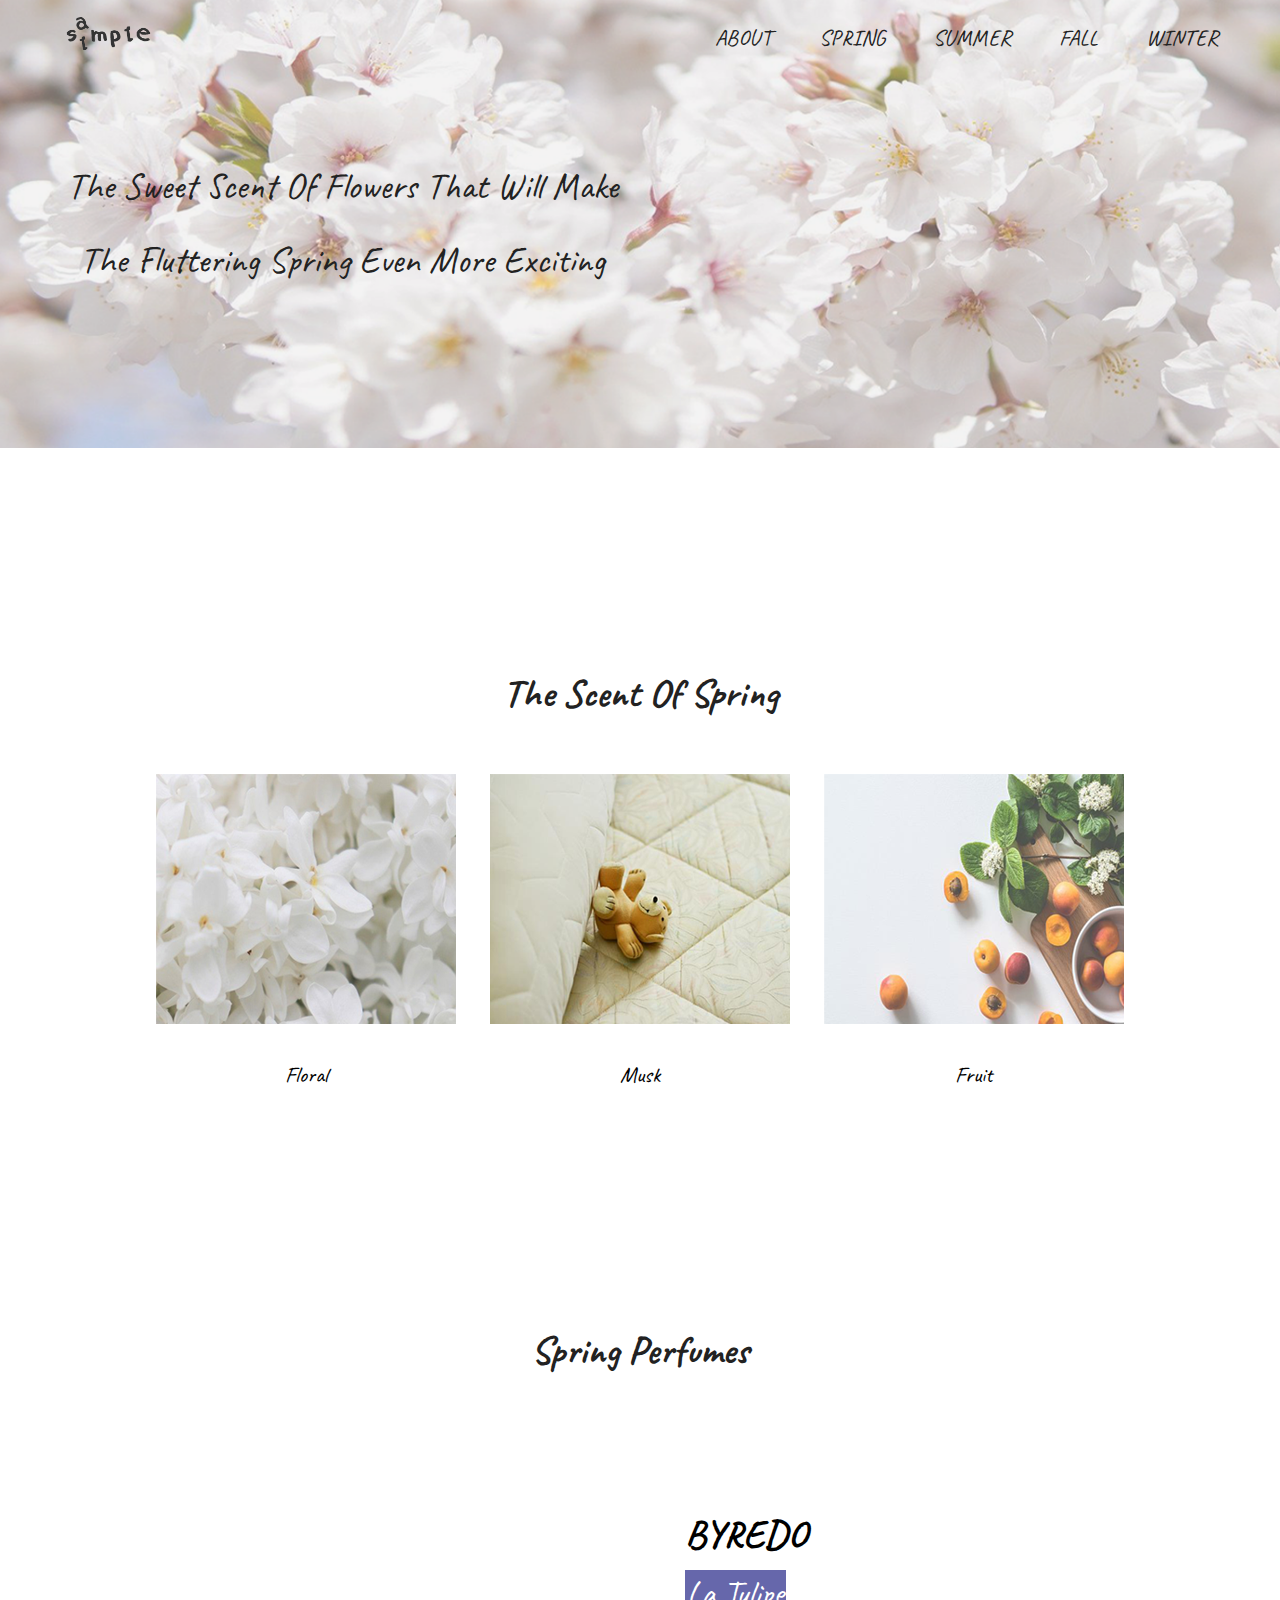
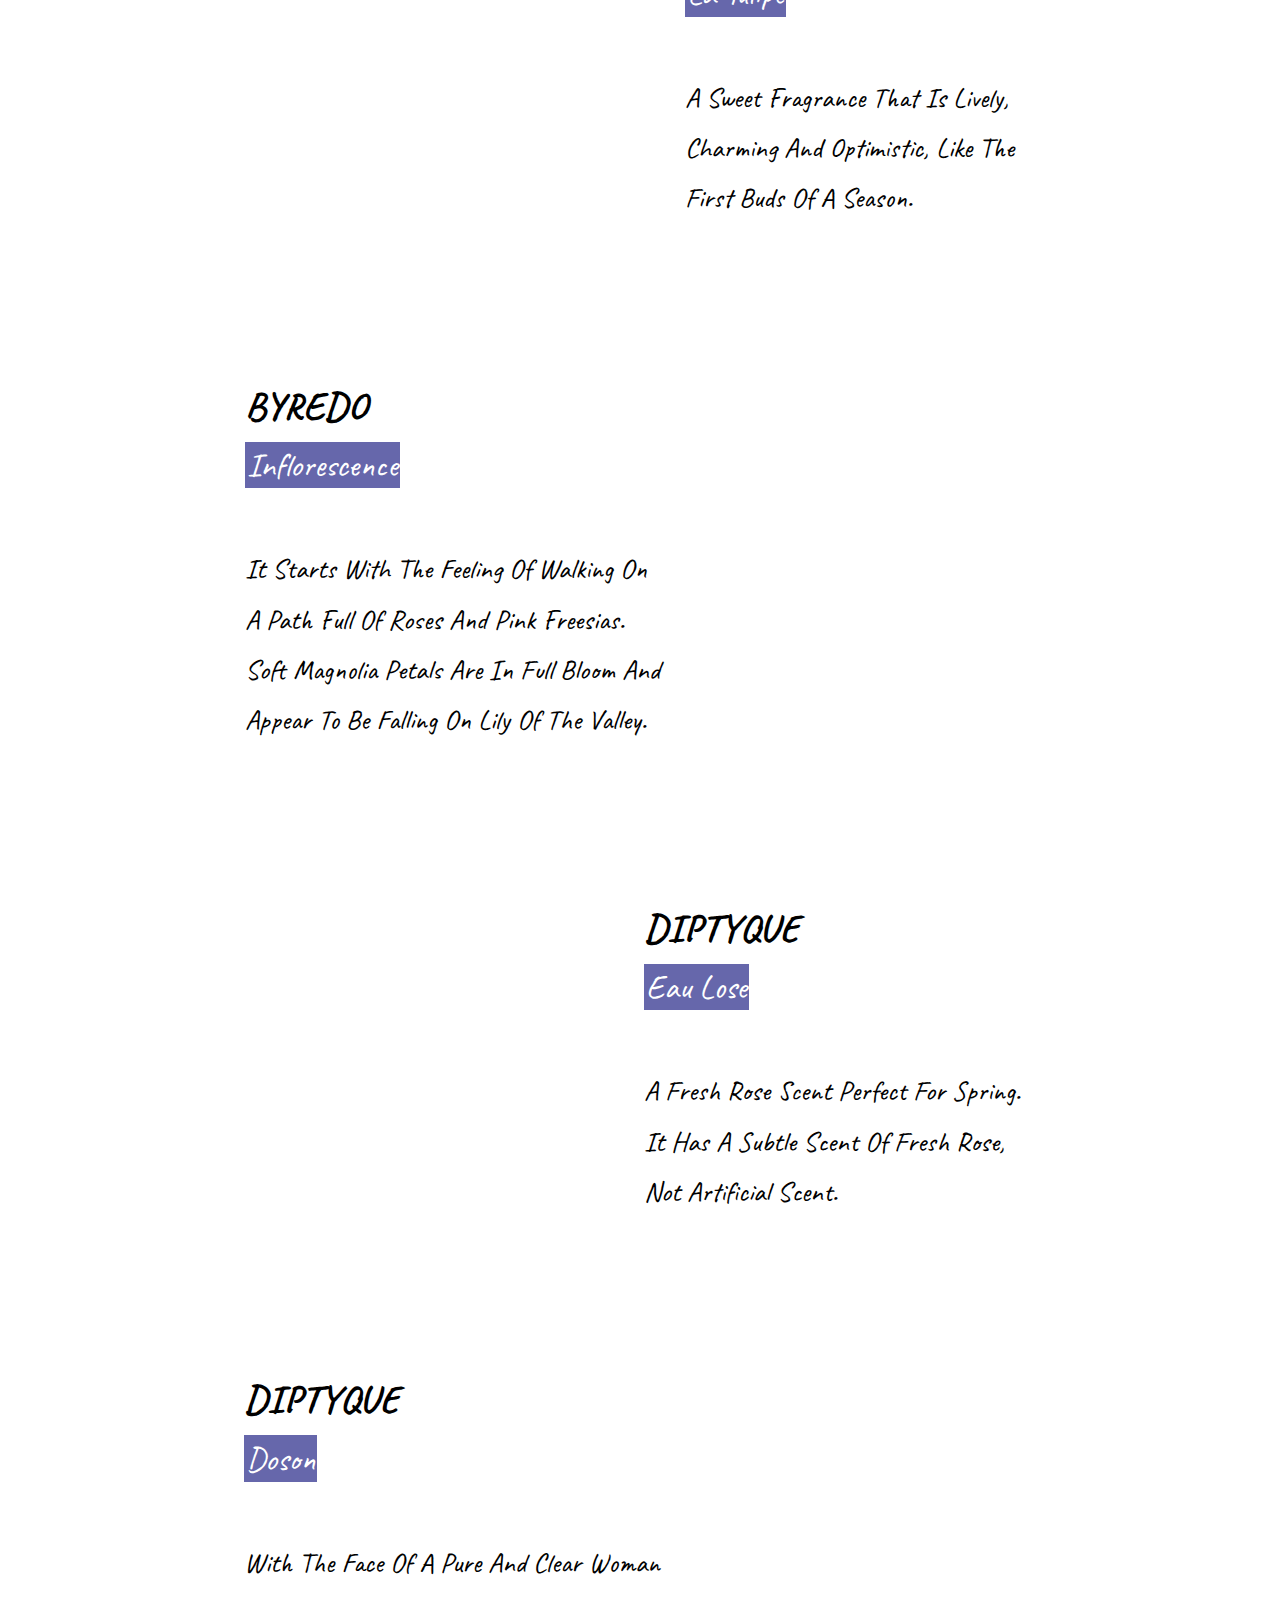
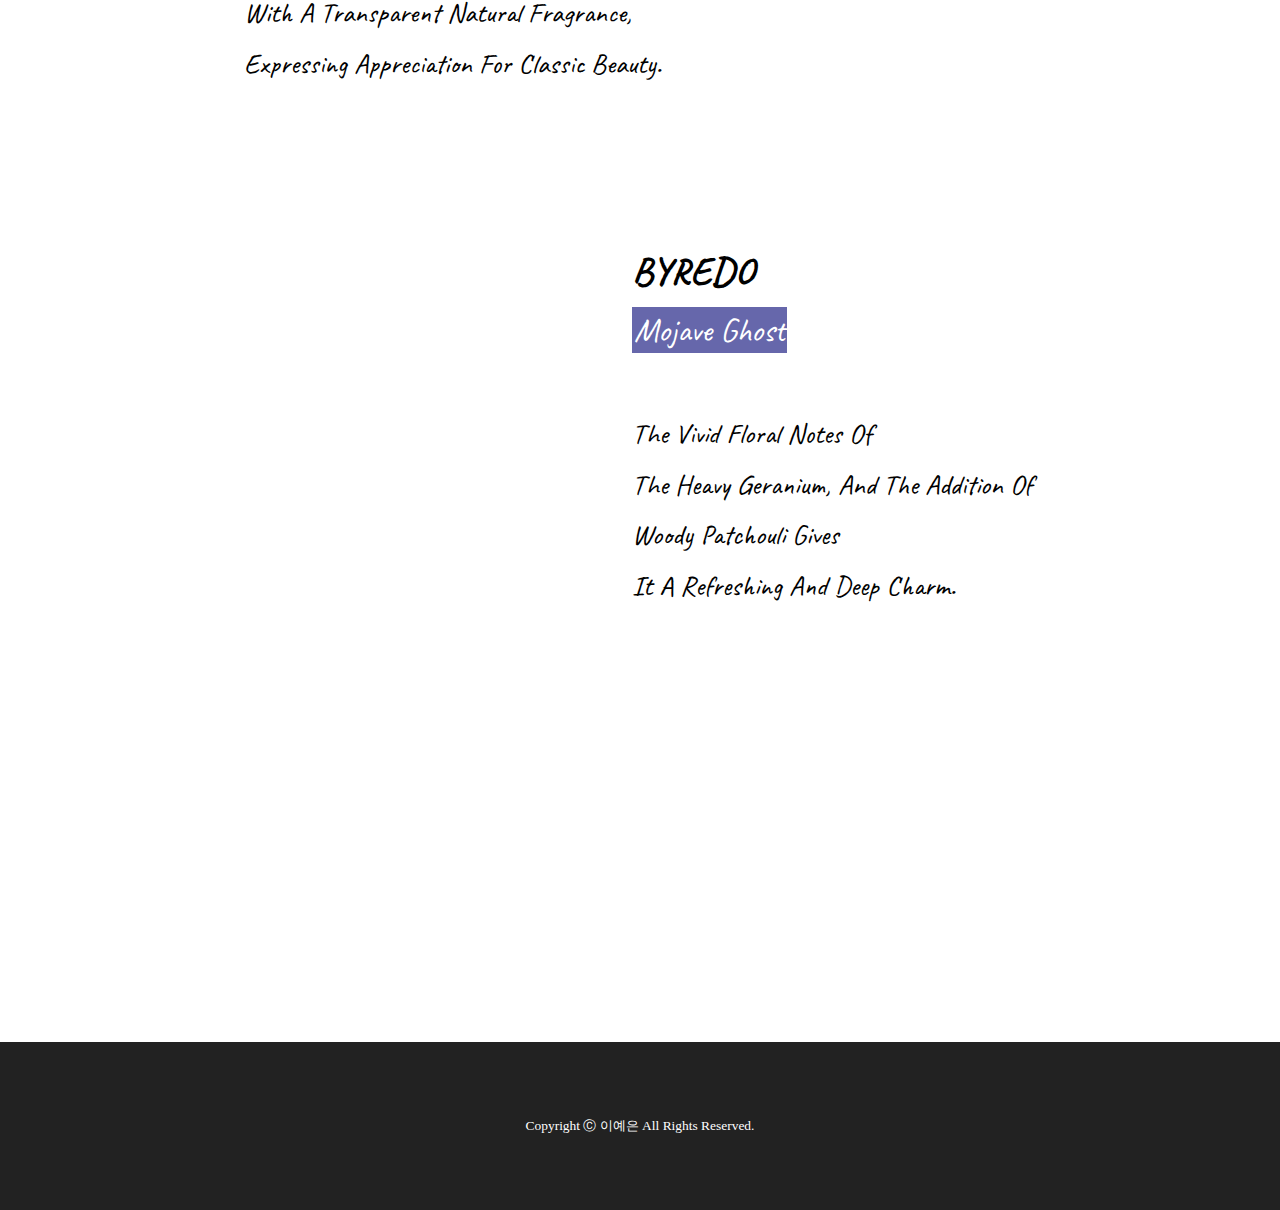
<file: sample-simple/Spring.html>
<!DOCTYPE html>
<html lang="en">

<head>
    <meta charset="UTF-8">
    <meta http-equiv="X-UA-Compatible" content="IE=edge">
    <meta name="viewport" content="width=device-width, initial-scale=1.0">
    <title>Spring</title>
    <link rel="stylesheet" href="css/common.css">
    <link rel="stylesheet" href="css/spring.css">
    <link rel="stylesheet" href="aos-master/dist/aos.css" />

    <link rel="stylesheet" href="https://cdnjs.cloudflare.com/ajax/libs/font-awesome/6.1.1/css/all.min.css">
</head>

<body>
    <!-- header -->
    <header id="header">
        <section class="flex">
            <h1 class="logo"><a href="index.html">
                    <img src="img/logo.png" alt="logo">
                </a></h1>
            <nav class="navbar">
                <a href="about.html">ABOUT</a>
                <a href="Spring.html">SPRING</a>
                <a href="Summer.html">SUMMER</a>
                <a href="Fall.html">FALL</a>
                <a href="Winter.html">WINTER</a>
            </nav>
            <div id="nav-btn" class="fas fa-bars"></div>
        </section>
    </header>

    <!-- banner -->
    <div class="banner-bg">
        <section class="banner">
            <div class="bntext">
                <p>The sweet scent of flowers that will make<br>
                    the fluttering spring even more exciting</p>
            </div>
        </section>
    </div>

    <!-- SCint -->
    <section class="SCint">
        <div class="heading">
            <h2>The scent of spring</h2>
        </div>
        <ul class="SCImg">
            <li><img src="img/SFfloral.png" alt="springFloral"><span>Floral</span></li>
            <li><img src="img/SFmusk.png" alt="springMusk"><span>Musk</span></li>
            <li><img src="img/SFfruit.png" alt="springFruit"><span>Fruit</span></li>
        </ul>
    </section>

    <!-- SPPF -->
    <section class="SPPF aos-all" id="transcroller-body">
        <div class="heading">
            <h2>spring perfumes</h2>
        </div>

        <div class="sp-container">
            <div class="sp-box">
                <img src="img/byLT.png" alt="byredoLT" class="aos-item" data-aos="fade-in">
                <div class="sp-txt">
                    <h3>byredo</h3>
                    <span>la tulipe</span>
                    <p>A sweet fragrance that is lively,<br>
                        charming and optimistic,
                        like the<br>first buds of a season.</p>
                </div>
            </div>
            <div class="sp-box">
                <img src="img/byIF.png" alt="byredoIF" class="aos-item" data-aos="fade-in">
                <div class="sp-txt">
                    <h3>byredo</h3>
                    <span>inflorescence</span>
                    <p>It starts with the feeling of walking on<br>
                        a path full of roses and pink freesias.<br>
                        Soft magnolia petals are in full bloom and<br>
                        appear to be falling on lily of the valley.</p>
                </div>
            </div>
            <div class="sp-box">
                <img src="img/dyEL.png" alt="diptyqueEL" width="170px" class="aos-item" data-aos="fade-in">
                <div class="sp-txt">
                    <h3>diptyque</h3>
                    <span>eau lose</span>
                    <p>A fresh rose scent perfect for spring.<br>
                        It has a subtle scent of fresh rose,<br>
                        not artificial scent.</p>
                </div>
            </div>
            <div class="sp-box">
                <img src="img/dyDS.png" alt="DIPTYQUEDS" width="190px" class="aos-item" data-aos="fade-in">
                <div class="sp-txt">
                    <h3>diptyque</h3>
                    <span>doson</span>
                    <p>With the face of a pure and clear woman<br>
                        With a transparent natural fragrance,<br>
                        Expressing appreciation for classic beauty.</p>
                </div>
            </div>
            <div class="sp-box">
                <img src="img/byMG.png" alt="byredoMG" class="aos-item" data-aos="fade-in">
                <div class="sp-txt">
                    <h3>byredo</h3>
                    <span>mojave ghost</span>
                    <p>the vivid floral notes of<br>
                        the heavy geranium, and the addition of<br>
                        woody patchouli gives<br>
                        it a refreshing and deep charm.</p>
                </div>
            </div>
        </div>
    </section>



    <!-- footer -->
    <footer id="footer">
        Copyright ⓒ 이예은 all rights reserved.
    </footer>


    <script src="js/script.js"></script>
    <script src="aos-master/dist/aos.js"></script>
    <script>
        AOS.init({
            easing: 'ease-in-out-sine'
        });
    </script>
</body>

</html>
</file>
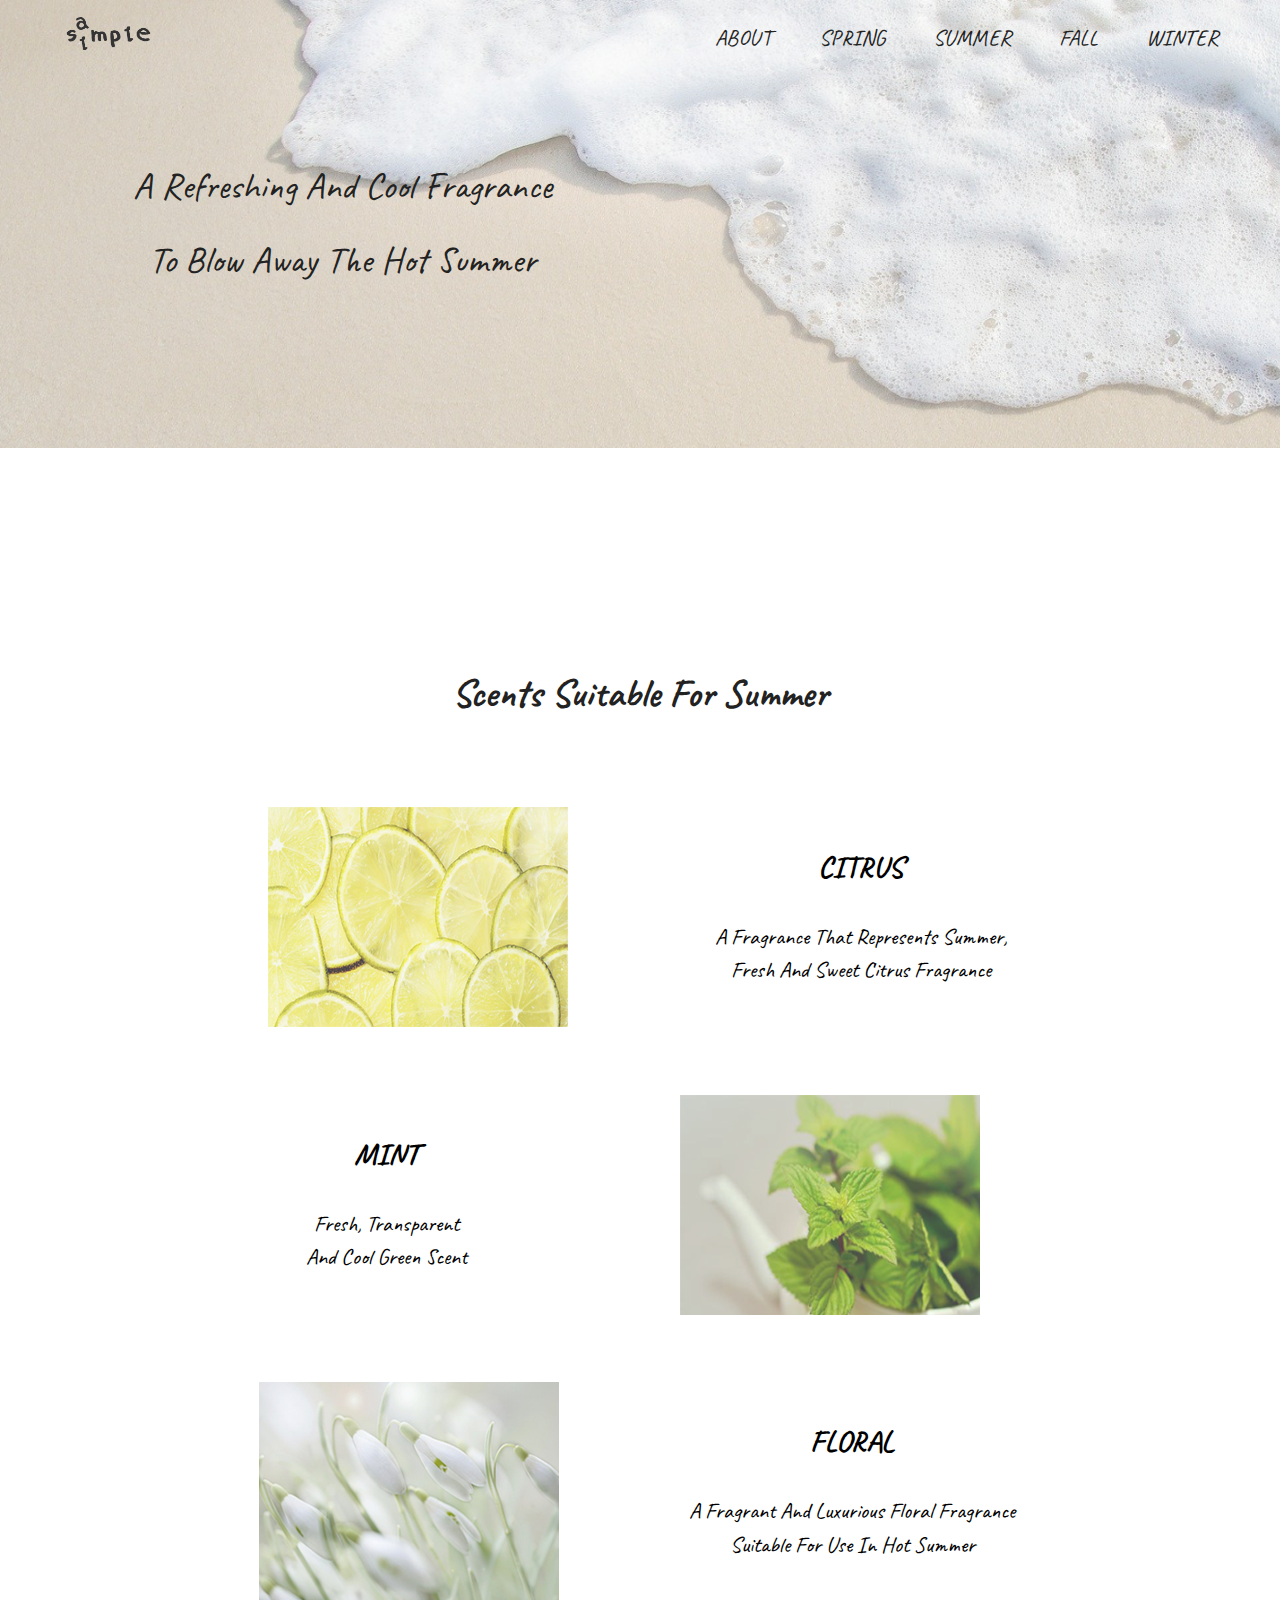
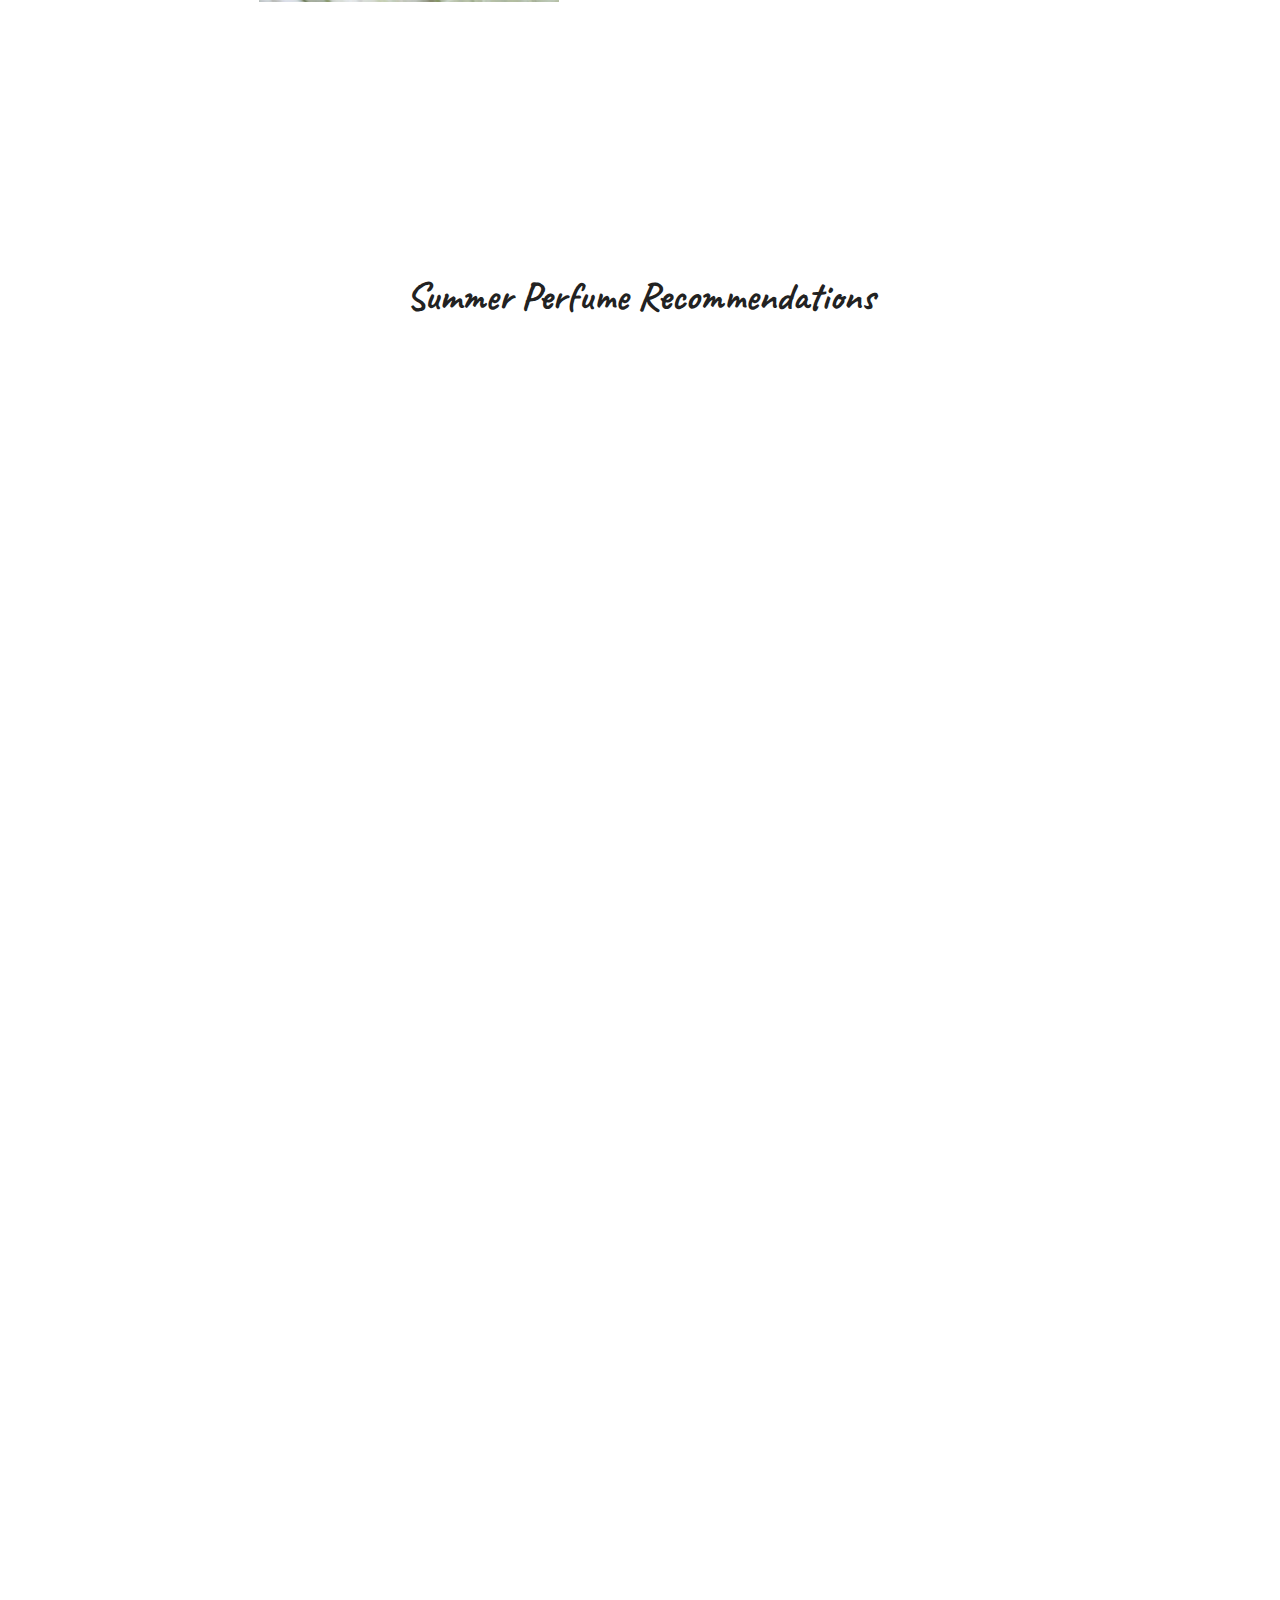
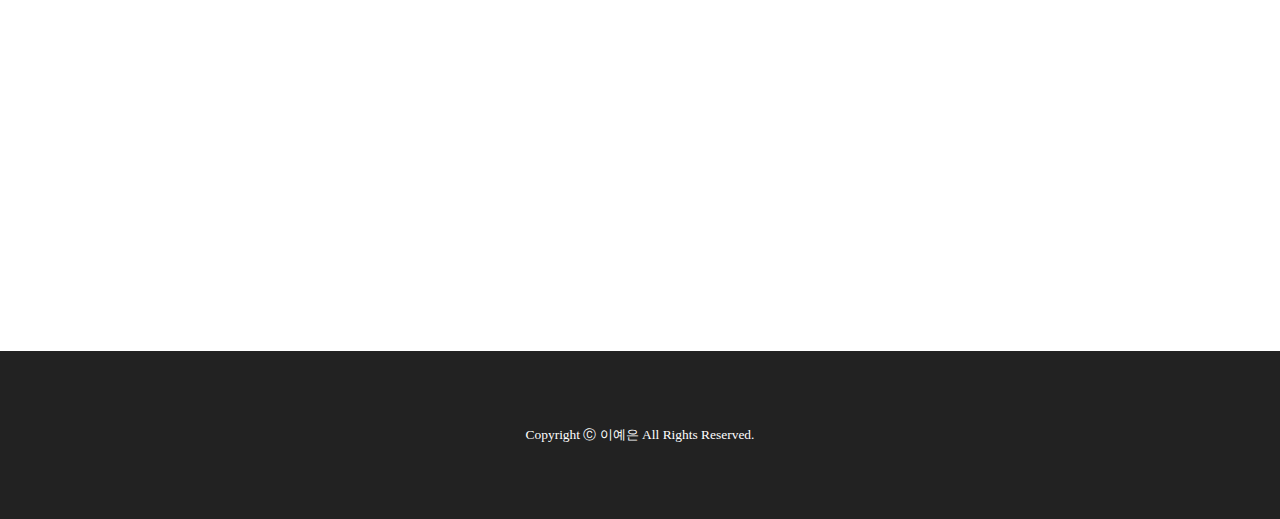
<file: sample-simple/Summer.html>
<!DOCTYPE html>
<html lang="en">

<head>
    <meta charset="UTF-8">
    <meta http-equiv="X-UA-Compatible" content="IE=edge">
    <meta name="viewport" content="width=device-width, initial-scale=1.0">
    <title>Summer</title>
    <link rel="stylesheet" href="css/common.css">
    <link rel="stylesheet" href="css/summer.css">
    <link rel="stylesheet" href="aos-master/dist/aos.css" />
    <link rel="stylesheet" href="https://cdnjs.cloudflare.com/ajax/libs/font-awesome/6.1.1/css/all.min.css">
</head>
<body>
    <!-- header -->
    <header id="header">
        <section class="flex">
            <h1 class="logo"><a href="index.html">
                    <img src="img/logo.png" alt="logo">
                </a></h1>
            <nav class="navbar">
                <a href="about.html">ABOUT</a>
                <a href="Spring.html">SPRING</a>
                <a href="Summer.html">SUMMER</a>
                <a href="Fall.html">FALL</a>
                <a href="Winter.html">WINTER</a>
            </nav>
            <div id="nav-btn" class="fas fa-bars"></div>
        </section>
    </header>

    <!-- banner -->
    <div class="banner-bg">
        <section class="banner">
            <div class="bntext">
                <p>A refreshing and cool fragrance<br>
                    to blow away the hot summer</p>
            </div>
        </section>
    </div>

    <!-- SCent-->
    <section class="Scent">
        <div class="heading"><h2>Scents suitable for summer</h2></div>
        <div class="Scent-container">
            <div class="SC-box">
                <img src="img/citrusImg.png" alt="citrus">
                <div class="SC-txt">
                    <h3>citrus</h3>
                    <p>a fragrance that represents summer,<br>
                        fresh and sweet citrus fragrance</p>
                </div>
            </div>
            <div class="SC-box">
                <img src="img/mintImg.png" alt="mint">
                <div class="SC-txt">
                    <h3>mint</h3>
                    <p>Fresh, transparent<br>
                        and cool green scent</p>
                </div>
            </div>
            <div class="SC-box">
                <img src="img/floralImg.png" alt="floral">
                <div class="SC-txt">
                    <h3>floral</h3>
                    <p>a fragrant and luxurious floral fragrance<br>
                        suitable for use in hot summer</p>
                </div>
            </div>
        </div>
    </section>

    <!-- summerPF -->
    <section class="SMPF aos-all" id="transcroller-body">
        <div class="heading"><h2>Summer perfume recommendations</h2></div>
        
        <!--byredoPF -->
        <div class="byredoPF">
            <div class="SMPF_item1 aos-item" data-aos="fade-down">
                <img src="img/byLT.png" alt="byLT" width="160px">
                <div class="byLTtxt">
                    <h4>BYREDO</h4>
                    <P>LA TULIPE</P>
                </div>
            </div>
            <div class="SMPF_item2 aos-item" data-aos="fade-in">
                <img src="img/bySD.png" alt="bySD" width="160px">
                <div class="bySDtxt">
                    <h4>BYREDO</h4>
                    <P>SUNDAZED</P>
                </div>
            </div>
            <div class="SMPF_item3 aos-item" data-aos="fade-up">
                <img src="img/byBCsm.png" alt="byBC" width="160px">
                <div class="byBCtxt">
                    <h4>BYREDO</h4>
                    <P>BLANCHE</P>
                </div>
            </div>
        </div>

        <!--diptyquePF -->
        <div class="diptyquePF">
            <div class="SMPF_item1 aos-item" data-aos="fade-up">
                <img src="img/dipEDSsm.png" alt="dySD" width="160px">
                <div class="dySDtxt">
                    <h4>DIPTYQUE</h4>
                    <P>EAU DE SSNES</P>
                </div>
            </div>
            <div class="SMPF_item2 aos-item" data-aos="fade-in">
                <img src="img/dipODsm.png" alt="dyOE" width="160px">
                <div class="dyOEtxt">
                    <h4>DIPTYQUE</h4>
                    <P>OYEDO</P>
                </div>
            </div>
            <div class="SMPF_item3 aos-item" data-aos="fade-down">
                <img src="img/dyED.png" alt="dyED" width="160px">
                <div class="dyEDtxt">
                    <h4>DIPTYQUE</h4>
                    <P>EAU DE MINTHE</P>
                </div>
            </div>
        </div>
    </section>

    <!-- footer -->
    <footer id="footer">
        Copyright ⓒ 이예은 all rights reserved.
    </footer>

    <script src="js/script.js"></script>
    <script src="aos-master/dist/aos.js"></script>
    <script>
        AOS.init({
            easing: 'ease-in-out-sine'
        });
    </script>
</body>

</html>
</file>
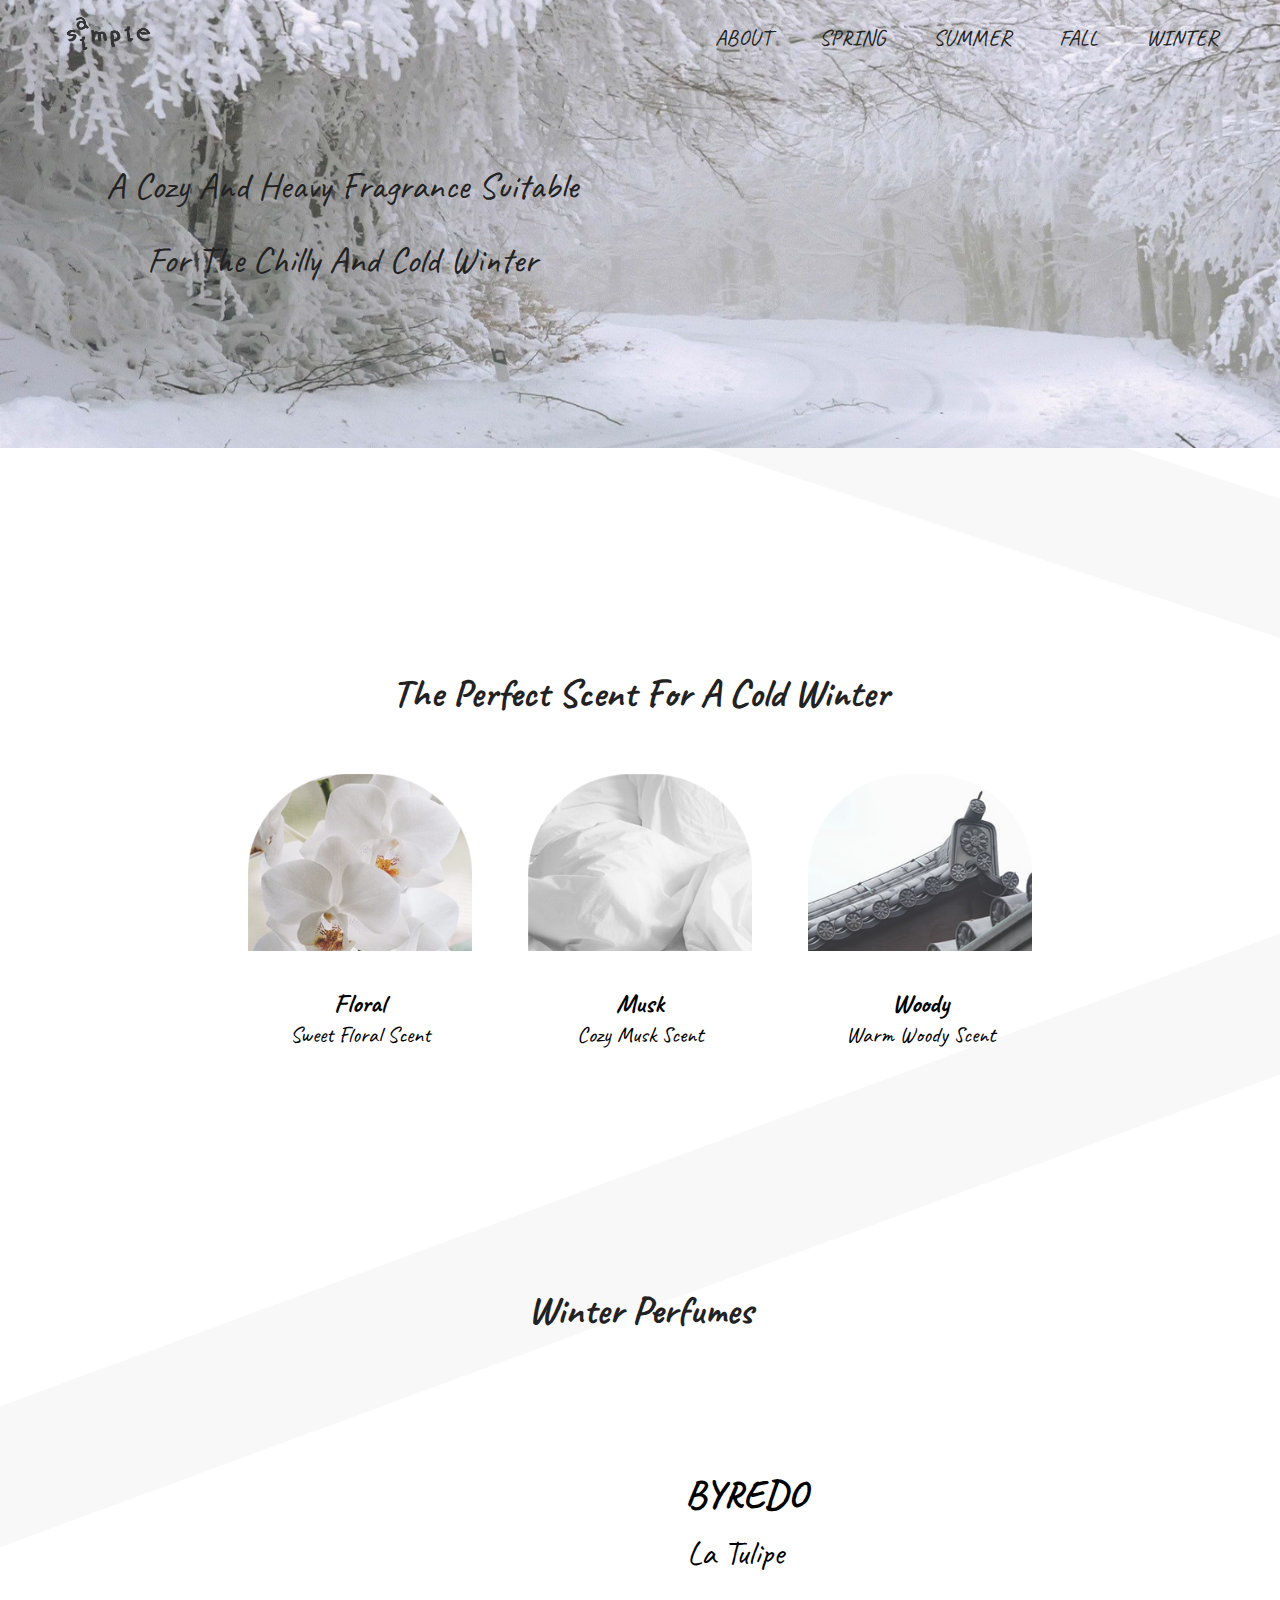
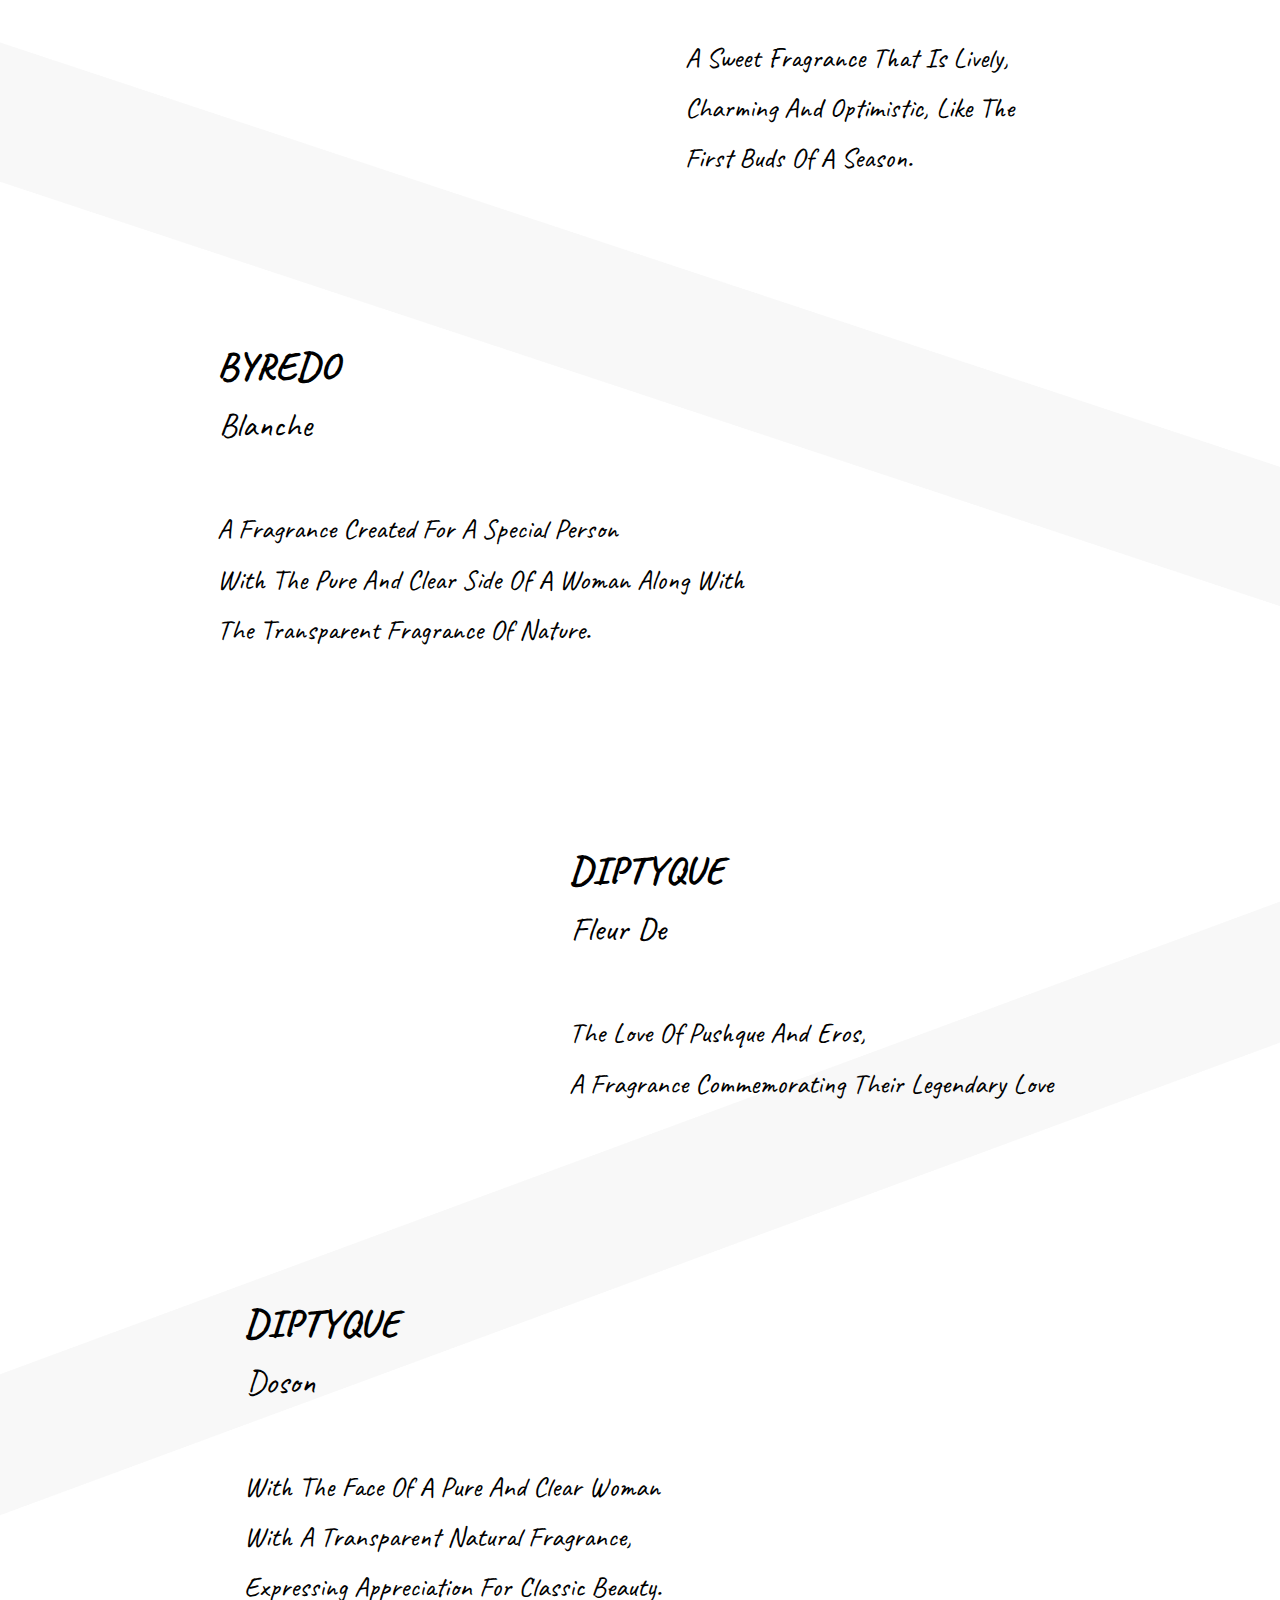
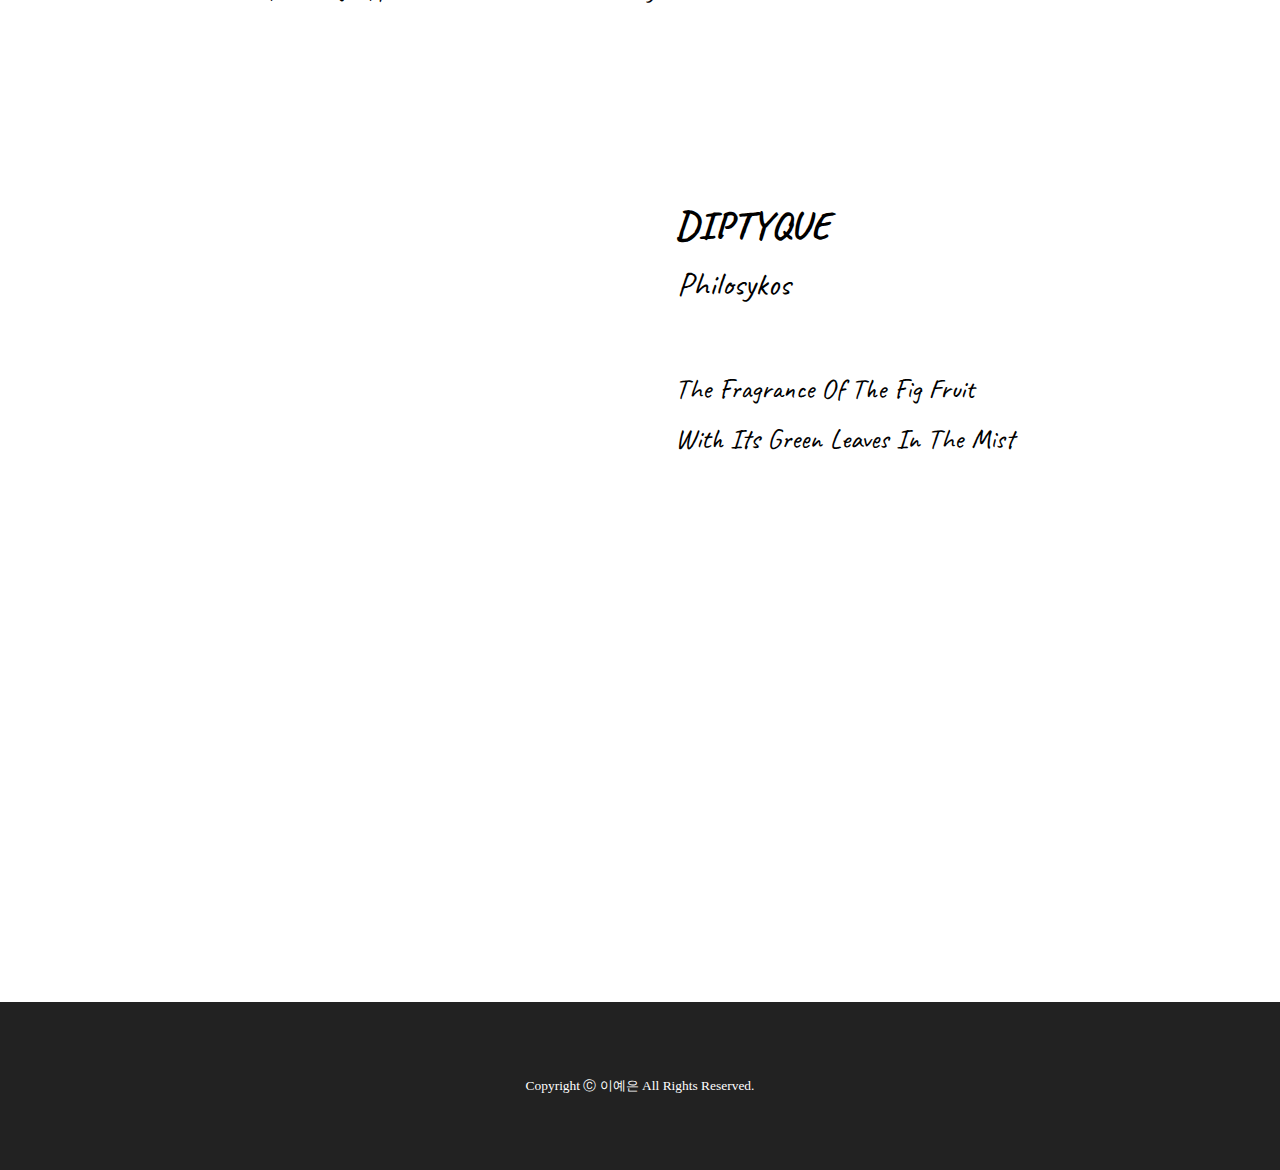
<file: sample-simple/Winter.html>
<!DOCTYPE html>
<html lang="en">

<head>
    <meta charset="UTF-8">
    <meta http-equiv="X-UA-Compatible" content="IE=edge">
    <meta name="viewport" content="width=device-width, initial-scale=1.0">
    <title>Winter</title>
    <link rel="stylesheet" href="css/winter.css">
    <link rel="stylesheet" href="css/common.css">
    <link rel="stylesheet" href="aos-master/dist/aos.css" />
    <link rel="stylesheet" href="https://cdnjs.cloudflare.com/ajax/libs/font-awesome/6.1.1/css/all.min.css">
</head>

<body>
    <!-- header -->
    <header id="header">
        <section class="flex">
            <h1 class="logo"><a href="index.html">
                    <img src="img/logo.png" alt="logo">
                </a></h1>
            <nav class="navbar">
                <a href="about.html">ABOUT</a>
                <a href="Spring.html">SPRING</a>
                <a href="Summer.html">SUMMER</a>
                <a href="Fall.html">FALL</a>
                <a href="Winter.html">WINTER</a>
            </nav>
            <div id="nav-btn" class="fas fa-bars"></div>
        </section>
    </header>

    <!-- banner -->
    <div class="banner-bg">
        <section class="banner">
            <div class="bntext">
                <p>A cozy and heavy fragrance suitable<br>
                    for the chilly and cold winter</p>
            </div>
        </section>
    </div>

    <!-- SCint -->
    <section class="SCint">
        <div class="heading">
            <h2>The perfect scent for a cold winter</h2>
        </div>
        <ul class="SCImg">
            <li><img src="img/winterSF1.png" alt="floral">
                <div class="SCtxt"><h3>Floral</h3>sweet floral scent</div>
            </li>
            <li><img src="img/winterSF2.png" alt="musk">
                <div class="SCtxt"><h3>Musk</h3>Cozy musk scent</div></li>
            <li><img src="img/winterSF3.png" alt="woody">
                <div class="SCtxt"><h3>Woody</h3>warm woody scent</div></li>
        </ul>
    </section>

     <!-- SPPF -->
     <section class="WTPF aos-all" id="transcroller-body">
        <div class="heading">
            <h2>winter perfumes</h2>
        </div>

        <div class="wt-container">
            <div class="wt-box">
                <img src="img/byLT.png" alt="byredoLT" class="aos-item" data-aos="fade-in">
                <div class="wt-txt">
                    <h3>byredo</h3>
                    <span>la tulipe</span>
                    <p>A sweet fragrance that is lively,<br>
                        charming and optimistic,
                        like the<br>first buds of a season.</p>
                </div>
            </div>
            <div class="wt-box">
                <img src="img/byBCsm.png" alt="byredoBC" width="190px" class="aos-item" data-aos="fade-in">
                <div class="wt-txt">
                    <h3>byredo</h3>
                    <span>blanche</span>
                    <p>a fragrance created for a special person<br>
                        with the pure and clear side of a woman along with<br>
                        the transparent fragrance of nature.</p>
                </div>
            </div>
            <div class="wt-box">
                <img src="img/dyFD.png" alt="DIPTYQUEFD" width="190px" class="aos-item" data-aos="fade-in">
                <div class="wt-txt">
                    <h3>diptyque</h3>
                    <span>fleur de</span>
                    <p>The love of Pushque and Eros,<br>
                        a fragrance commemorating their legendary love</p>
                </div>
            </div>
            <div class="wt-box">
                <img src="img/dyDS.png" alt="DIPTYQUEDS" width="190px" class="aos-item" data-aos="fade-in">
                <div class="wt-txt">
                    <h3>diptyque</h3>
                    <span>doson</span>
                    <p>With the face of a pure and clear woman<br>
                        With a transparent natural fragrance,<br>
                        Expressing appreciation for classic beauty.</p>
                </div>
            </div>
            <div class="wt-box">
                <img src="img/dyPL.png" alt="byredoPL" width="180px" class="aos-item" data-aos="fade-in">
                <div class="wt-txt">
                    <h3>diptyque</h3>
                    <span>philosykos</span>
                    <p>the fragrance of the fig fruit<br>
                        with its green leaves in the mist</p>
                </div>
            </div>
        </div>

        <div class="Line">
            <div class="Linebg"></div>
            <div class="Linebg2"></div>
            <div class="Linebg3"></div>
            <div class="Linebg4"></div>
        </div>
    </section>

    <!-- footer -->
    <footer id="footer">
        Copyright ⓒ 이예은 all rights reserved.
    </footer>

    <script src="js/script.js"></script>
    <script src="aos-master/dist/aos.js"></script>
    <script>
        AOS.init({
            easing: 'ease-in-out-sine'
        });
    </script>
</body>

</html>
</file>
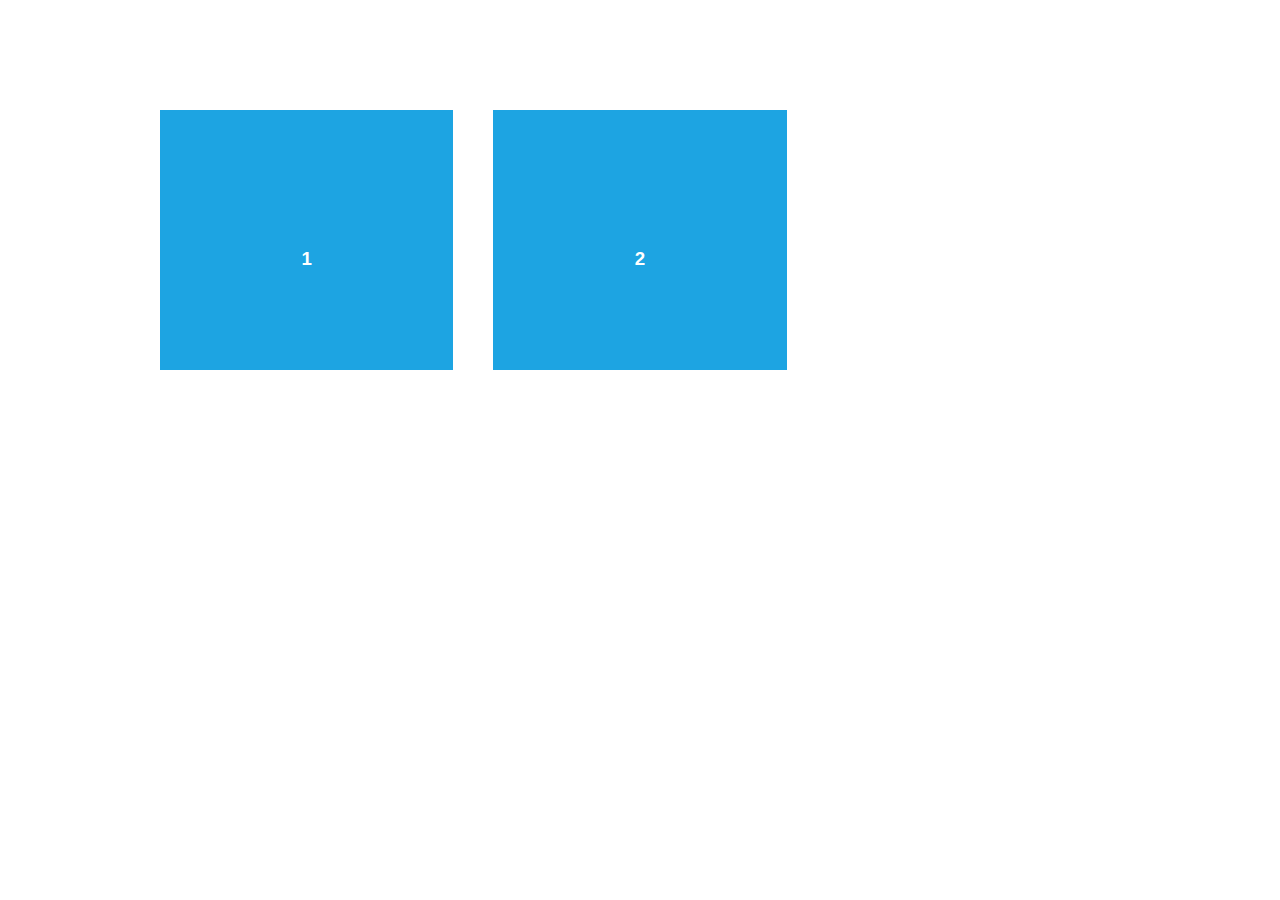
<file: sample-simple/aos-master/demo/async.html>
<!DOCTYPE html>
<html>
  <head>
    <meta charset="utf-8">
    <title>AOS - Animate on scroll library</title>
    <meta name="viewport" content="width=device-width">
    <link rel="stylesheet" href="css/styles.css" />
    <link rel="stylesheet" href="../dist/aos.css" />
  </head>
  <body>
    <div id="aos-demo" class="aos-all"></div>

    <script src="../dist/aos.js"></script>
    <script>
      AOS.init({
        easing: 'ease-in-out-sine'
      });

      setInterval(addItem, 300);

      var itemsCounter = 1;
      var container = document.getElementById('aos-demo');

      function addItem () {
        if (itemsCounter > 42) return;
        var item = document.createElement('div');
        item.classList.add('aos-item');
        item.setAttribute('data-aos', 'fade-up');
        item.innerHTML = '<div class="aos-item__inner"><h3>' + itemsCounter + '</h3></div>';
        container.appendChild(item);
        itemsCounter++;
      }
    </script>
  </body>
</html>
</file>
<file: company/css/style.css>
@charset "UTF-8";
/* color */
/* 새소식 기간 색깔 */
/* media */
* {
  margin: 0;
  padding: 0;
  box-sizing: border-box;
  text-decoration: none;
}

html {
  overflow-x: hidden;
}
@media screen and (max-width: 1024px) {
  html {
    font-size: 90%;
  }
}
@media screen and (max-width: 767px) {
  html {
    font-size: 85%;
  }
}

/* 공통 클래스 */
.inner {
  max-width: 1200px;
  padding: 2rem 3rem;
  margin: 0 auto;
}

.heading {
  text-align: center;
  text-transform: uppercase;
  margin-bottom: 2rem;
}

/* 버튼 */
.btn {
  border: 1px solid #444;
  text-align: center;
  width: 6rem;
  padding: 0 1rem;
  font-size: 1.1rem;
  margin: auto;
}
.btn:hover {
  cursor: pointer;
  background-color: #444;
  color: white;
}

#menu-btn {
  font-size: 2.5rem;
  cursor: pointer;
  display: none;
}
@media screen and (max-width: 1024px) {
  #menu-btn {
    display: block;
  }
}

/* header */
#header {
  position: fixed;
  width: 100%;
  top: 0;
  left: 50%;
  transform: translateX(-50%);
  background-color: white;
  z-index: 99;
  overflow: hidden;
}
#header.active {
  box-shadow: 0 0rem 2rem rgba(0, 0, 0, 0.1);
}
#header .flex {
  display: flex;
  align-items: center;
  justify-content: space-between;
  height: 5rem;
}
@media screen and (max-width: 1024px) {
  #header .nav {
    display: none;
  }
}
#header .nav li {
  display: inline-block;
  position: relative;
  width: 7.5rem;
  text-align: center;
}
#header .nav li a {
  width: 100%;
  font-size: 1rem;
  color: black;
  display: block;
  padding: 1rem 0;
}
#header .nav li a:hover {
  font-weight: bold;
}
#header .nav .submenu {
  position: absolute;
  left: 0;
  top: 100%;
  width: 100%;
}
#header .nav .submenu li {
  width: 100%;
}
#header .nav .submenu li a {
  font-size: 0.9rem;
  color: black;
  text-align: center;
}
#header .rightmenu a {
  font-size: 0.8rem;
  color: black;
  text-decoration: underline;
  margin-right: 1rem;
}
@media screen and (max-width: 1024px) {
  #header .rightmenu {
    display: none;
  }
}

/* TOP 버튼 */
#topBtn {
  position: fixed;
  right: 5%;
  bottom: 5rem;
  display: none;
  z-index: 9999;
  font-size: 1.3rem;
  width: 3rem;
  height: 3rem;
  border: 1px solid #aaa;
  line-height: 3rem;
  text-align: center;
  color: black;
  background-color: white;
  border-radius: 25px/30px;
  color: #aaa;
}
#topBtn p {
  line-height: 1.5rem;
  font-size: 1rem;
}

/* 모바일 메뉴 */
.mb_nav {
  position: absolute;
  left: -100%;
  top: 9%;
  bottom: 0;
  background-color: #555;
  width: 100%;
  border-top: 1px solid #ccc;
  z-index: 22;
  transition: left 0.3s;
}
.mb_nav.active {
  left: 0;
}
.mb_nav li {
  border-bottom: 1px solid rgb(130, 130, 130);
}
.mb_nav li a {
  font-size: 1.2rem;
  display: block;
  padding: 2rem 2rem;
  color: white;
}
.mb_nav li .submenu {
  background-color: rgb(207, 207, 207);
  display: none;
}
.mb_nav li .submenu.active {
  display: block;
}
.mb_nav li .submenu li {
  border-bottom: 1px solid rgb(169, 169, 169);
}
.mb_nav li .submenu li a {
  font-size: 0.9rem;
  color: black;
}

/* banner */
.banner {
  width: 100%;
  height: 42rem;
  margin-top: 5rem;
  position: relative;
}
.banner .slide {
  width: 100%;
  height: 100%;
  position: relative;
  overflow: hidden;
}
.banner .slide .banner_img {
  position: absolute;
  top: 0;
  left: 0;
  width: 100%;
  height: 100%;
}
.banner .slide .banner_img img {
  width: 100%;
  height: 100%;
  -o-object-fit: cover;
     object-fit: cover;
}
.banner .slide .banner_img .txt {
  position: absolute;
  left: 20%;
  top: 50%;
  transform: translateY(-50%);
  line-height: 2;
}
@media screen and (max-width: 767px) {
  .banner .slide .banner_img .txt {
    padding: 0 3rem;
    width: 100%;
    left: 50%;
    top: 50%;
    transform: translate(-50%, -50%);
  }
}
.banner .slide .banner_img .txt h2 {
  font-size: 2.7rem;
  font-weight: bold;
  color: white;
  text-shadow: 2px 2px 2px rgb(176, 176, 176);
}
@media screen and (max-width: 767px) {
  .banner .slide .banner_img .txt h2 {
    font-size: 2.3rem;
  }
}
.banner .slide .banner_img .txt p {
  font-size: 1.3rem;
  color: white;
  text-shadow: 2px 2px 2px rgb(176, 176, 176);
}
.banner .banner_btn {
  position: absolute;
  bottom: 3%;
  left: 50%;
  transform: translateX(-50%);
  display: inline-block;
  text-align: center;
}
.banner .banner_btn .play {
  background-color: rgba(0, 0, 0, 0.486);
  padding: 0.5rem 1rem;
  border-radius: 100%;
  color: white;
  font-size: 1.2rem;
  cursor: pointer;
}
.banner .banner_btn .play.on {
  background-color: rgba(255, 255, 255, 0.486);
  color: rgb(246, 108, 108);
}
.banner .banner_btn .stop {
  background-color: rgba(0, 0, 0, 0.486);
  padding: 0.5rem 1rem;
  border-radius: 100%;
  color: white;
  font-size: 1.2rem;
  cursor: pointer;
}
.banner .banner_btn .stop.on {
  background-color: rgba(255, 255, 255, 0.486);
  color: rgb(246, 108, 108);
}

/* business */
.business {
  padding: 7rem 0;
}
.business .business-container {
  display: flex;
  align-items: center;
  justify-content: center;
  gap: 7rem;
  flex-wrap: wrap;
  padding: 5rem 0;
}
@media screen and (max-width: 1024px) {
  .business .business-container {
    gap: 4rem;
  }
}
@media screen and (max-width: 380px) {
  .business .business-container {
    gap: 3rem;
  }
}
.business .business-container .box {
  display: flex;
  flex-direction: column;
  text-align: center;
  gap: 1rem;
}
.business .business-container .box img {
  height: 5rem;
}

/* history */
.history {
  background-color: rgb(242, 242, 242);
  height: 23rem;
  padding: 3rem;
  margin-bottom: 18rem;
}
@media screen and (max-width: 1024px) {
  .history {
    height: 100%;
    margin-bottom: 8rem;
  }
}
.history .history-container {
  display: flex;
  align-items: center;
  justify-content: center;
  gap: 7rem;
  flex-wrap: wrap;
  padding: 3rem 2rem;
}
@media screen and (max-width: 1024px) {
  .history .history-container {
    padding: 2rem 2rem;
    gap: 3rem;
  }
}
.history .history-container .box {
  line-height: 2;
}
.history .history-container .box h3 {
  font-size: 1.3rem;
  margin-bottom: 2rem;
}
.history .history-container .box p {
  font-size: 1.1rem;
}
.history .history-container .box img {
  width: 100%;
}
.history .history-container .box .btn {
  margin: 3rem auto;
}

/* project */
.project {
  margin-bottom: 10rem;
}
.project .project-container .box {
  display: flex;
  align-items: center;
  justify-content: space-around;
  flex-wrap: wrap;
  gap: 2rem;
  padding: 2rem 3rem;
}
@media screen and (max-width: 767px) {
  .project .project-container .box {
    padding: 2rem 1rem;
  }
}
@media screen and (max-width: 767px) and (max-width: 767px) {
  .project .project-container .box img {
    width: 100%;
  }
}
.project .project-container .box:nth-of-type(2) {
  flex-direction: row-reverse;
}
.project .project-container .box .box-txt {
  line-height: 3;
}
.project .project-container .box .box-txt span {
  color: rgb(125, 125, 125);
}
.project .btn {
  line-height: 2;
}

/* fix_banner */
.fix_banner {
  width: 100%;
  height: 25rem;
  margin-bottom: 10rem;
}
.fix_banner .fix_img {
  width: 100%;
  height: 100%;
  background-image: url("../img/fix_banner.jpg");
  background-size: cover;
  background-attachment: fixed;
  position: relative;
}
.fix_banner .fix_img .fix-container {
  width: 100%;
  height: 100%;
  display: flex;
  align-items: center;
  justify-content: center;
  gap: 5rem;
  color: white;
  padding: 2rem;
}
@media screen and (max-width: 767px) {
  .fix_banner .fix_img .fix-container {
    gap: 2rem;
  }
}
.fix_banner .fix_img .fix-container .box {
  line-height: 2;
}
.fix_banner .fix_img .fix-container .box h3 {
  font-size: 1.7rem;
}
@media screen and (max-width: 767px) {
  .fix_banner .fix_img .fix-container .box h3 {
    font-size: 1.4rem;
  }
}
.fix_banner .fix_img .fix-container .box p {
  font-size: 1.2rem;
}
@media screen and (max-width: 767px) {
  .fix_banner .fix_img .fix-container .box p {
    font-size: 1rem;
  }
}
@media screen and (max-width: 767px) {
  .fix_banner .fix_img .fix-container .box img {
    height: 10rem;
  }
}
.fix_banner .fix_img .fix-container .box .btn {
  border: 1px solid white;
  width: 9rem;
  margin-top: 2rem;
}

/* news */
.news .news-container {
  display: flex;
  align-items: center;
  justify-content: center;
  gap: 3rem;
  flex-wrap: wrap;
  padding: 4rem 2rem;
}
.news .news-container .box p {
  width: 25rem;
  line-height: 2;
  overflow: hidden;
  text-overflow: ellipsis;
  white-space: nowrap;
}
.news .news-container .box p:nth-of-type(1) {
  font-size: 1rem;
  color: gray;
}
.news .news-container .box p:nth-of-type(2) {
  font-size: 1.1rem;
  font-weight: bold;
}
.news .news-container .box p:nth-of-type(3) {
  font-size: 1rem;
  color: rgb(19, 150, 23);
}
@media screen and (max-width: 767px) and (max-width: 767px) {
  .news .news-container .box img {
    width: 100%;
  }
}

/* footer */
#footer {
  width: 100%;
  background-color: #eee;
  padding: 4rem 3rem;
  margin-top: 5rem;
}
#footer .footer-container {
  max-width: 1200px;
  margin: 0 auto;
}
#footer .footer-container .box {
  color: #333;
  line-height: 3;
}
#footer .footer-container .box p:nth-of-type(1) {
  font-size: 1.1rem;
}
#footer .footer-container .box p:nth-of-type(2) {
  font-size: 0.9rem;
}
#footer .footer-container .flex_box {
  display: flex;
  justify-content: space-between;
  margin-top: 3rem;
}
#footer .footer-container .flex_box img {
  height: 2.5rem;
}/*# sourceMappingURL=style.css.map */
</file>
<file: burgerking/css/media.css>
/* media */
@media screen and (min-width:768px) and (max-width:1023px) {
    /* Tablet */
    html {
        font-size: 70%;
    }

    .logo img {
        height: 6rem;
    }

    /* 버튼 */
    .btn {
        font-size: 1.3rem;
    }
    .buttonalign {
        margin-top: 2rem;
    }

    /* nav 메뉴 */
    .mainmenu li a {
        width: 10rem;
        font-size: 1.8rem;
    }
    .submenu li a {
        font-size: 1.3rem;
    }

    /* 베스트메뉴 슬라이드 */
    .menubox img {
        height: 13rem;
    }
    .menubox {
        margin-left: -1rem;
    }
    .menubox span {
        font-size: 1.3rem;
    }
}

@media screen and (max-width:767px) {
    html {
        font-size: 62%;
    }
    /* header */
    #header {
        overflow: visible;
    }
    #header .flex .nav {
        display: none;
    }
    #menu-btn {
        display: inline-block;
    }
    .logo img {
        height: 5.5rem;
    }
}

@media (max-width:480px) { /* mobile */
    html {
        font-size: 60%;
    }

    #header {
        position: sticky;
        left: 0;
        top: 0;
        width: 100%;
        transform: translateX(0);
    }

    .banner {
        margin-top: 0;
    }

    .buttonalign .btn{
        margin-top:3rem;
    }

}
</file>
<file: sample-simple/css/about.css>
section:nth-child(-n+3){
    padding:3rem 2rem;
    max-width: 1200px;
    margin:0 auto;
}

.banner-bg{
    background-image: url('../img/aboutbanner.png');
    background-size: cover;
    position: absolute;
    top:0;
    width:100%;
}

/* meaning */
.meaning_contents{
    margin-top: 50rem;
}

.meaning .meaning_contents .aboutbox{
    display: flex;
    align-items: center;
    justify-content: center;
    flex-wrap: wrap;
    gap:5rem;
    margin-top: 5rem;
}

.meaning .aboutbox img{
    height:38rem;
}
.meaning .aboutbox .mntext{
    font-size: 2.3rem;
    line-height: 1.8;
}

/* QNA */
.QNA{ min-height: 90rem;}
.QNA p{
    font-size: 2.5rem;
    line-height: 1.7;
    padding:3rem 4rem;
    max-width: 1200px;
    margin:0 auto;
}
.QNA .seasonsImg{
    display: grid;
    grid-template-columns: repeat(auto-fit, 23rem);
    gap:2rem;
    align-items: flex-start;
    justify-content: center;
    padding:4rem;
    margin-top: 5rem;

}

.QNA .seasonsImg img{
    width:100%;
}

/* media */
@media screen and (min-width:768px) and (max-width:1023px){ /* Tablet */
    html{
        font-size: 55%;
    }
    .QNA{
        min-height: 130rem;
    }
    .QNA .seasonsImg{
        grid-template-columns: repeat(auto-fit, 30rem);
    }

}


@media screen and (max-width:767px) { 
    .QNA{
        min-height: 150rem;
    }
    .meaning .aboutbox img{
        height:33rem;
    }
    .QNA .seasonsImg img{
        width:22rem;
    }
}

@media screen and (max-width:480px){ 
    .QNA{
        min-height: 200rem;
        
    }
    .QNA .seasonsImg img{
        width:20rem;
    }
    .meaning .aboutbox img{
        height:30rem;
    }
}
</file>
<file: sample-simple/css/fall.css>
section{
    padding:3rem 2rem;
    max-width: 1200px;
    margin:0 auto;
}

.banner-bg{
    background-image: url('../img/fallbanner.png');
    background-size: cover;
    position: absolute;
    top:0;
    width:100%;
}

/* SCint */
.SCint {
    margin-top: 35rem;
}

.SCint .SCImg{
    display: flex;
    flex-wrap: wrap;
    align-items: center;
    justify-content: center;
    margin-top:5rem;
    gap:5rem; 
}

.SCint .SCImg li{
    text-align: center;
    position: relative;
}

.SCint .SCImg span{
    display: block;
    font-size: 2rem;
    margin-top: 3rem;
}

.SCint .SCImg img{
    width:20rem;
}

/* FLPF */
.FLPF .fl-container{
    margin-top: 5rem;
    min-height: 240rem;
}

.FLPF .fl-container .fl-box{
    display: flex;
    justify-content: space-around;
    align-items: center;
    flex-wrap: wrap;
    padding:7rem 8rem;
}

.FLPF .fl-container .fl-box:nth-child(2n){
    flex-direction: row-reverse;
}

.fl-txt h3{
    font-size: 3.5rem;
    text-transform:uppercase;
}

.fl-txt span{
    display: inline-block;
    font-size: 3rem;
    padding:0.2rem;
    margin-top:1rem;
}

.fl-txt p{
    margin-top: 5rem;
    font-size: 2.5rem;
    line-height: 1.8;
}

/* media */
@media screen and (min-width:768px) and (max-width:1023px){ /* Tablet */
    .FLPF{
        width:90%;
    }
    .fl-txt{
        text-align: center;
        padding:5rem 2rem;
    }
    .FLPF .fl-container .fl-box img{
        width:35%;
    }
    .SCint .SCImg img{
        width:15rem;
    }
    .fl-txt h3{
        font-size: 3rem;
    }
    .fl-txt span{
        font-size: 2.5rem;
    }
    .fl-txt p{
        font-size: 2.2rem;
    }

}
@media (max-width:767px){ /* 최대 768 일때 */
    .SCint .SCImg span{
        font-size: 2.8rem;
    }
    .fl-txt {
        width:40rem;
        text-align: center;
        padding:5rem 2rem;
    }
    .FLPF .fl-container .fl-box{
        padding:0.5rem;
    }

    .FLPF .fl-container .fl-box img{
        width:32%;
    }
    .SCint .SCImg img{
        width:15rem;
    }
    .fl-txt h3{
        font-size: 3rem;
    }
    .fl-txt span{
        font-size: 2.5rem;
    }
    .fl-txt p{
        font-size: 2.2rem;
    }
}

@media (max-width:480px){ /* 최대 480 일때 */
    .SCint .SCImg li img{
        width:20rem;
    }
}
</file>
<file: sample-simple/css/spring.css>
section{
    padding:3rem 2rem;
    max-width: 1200px;
    margin:0 auto;
}

.banner-bg{
    background-image: url('../img/springbanner.png');
    background-size: cover;
    position: absolute;
    top:0;
    width:100%;
}

/* SCint */
.SCint {
    margin-top: 35rem;
}

.SCint .SCImg{
    display: flex;
    flex-wrap: wrap;
    align-items: center;
    justify-content: center;
    margin-top:5rem;
    gap:3rem; 
}

.SCint .SCImg li{
    text-align: center;
    position: relative;
}

.SCint .SCImg span{
    display: block;
    font-size: 2rem;
    margin-top: 3rem;
}

/* SPPF */
.SPPF .sp-container{
    margin-top: 5rem;
    min-height: 240rem;
}

.SPPF .sp-container .sp-box{
    display: flex;
    justify-content: space-around;
    align-items: center;
    flex-wrap: wrap;
    padding:7rem 8rem;
}

.SPPF .sp-container .sp-box:nth-child(2n){
    flex-direction: row-reverse;
}

.sp-txt h3{
    font-size: 3.5rem;
    text-transform:uppercase;
}

.sp-txt span{
    display: inline-block;
    font-size: 3rem;
    background-color: var(--main-color);
    color:var(--white);
    padding:0.2rem;
    margin-top:1rem;
}

.sp-txt p{
    margin-top: 5rem;
    font-size: 2.5rem;
    line-height: 1.8;
}

/* media */
@media screen and (min-width:768px) and (max-width:1023px){ /* Tablet */
    html{
        font-size: 65%;
    }
    .SPPF{
        width:90%;
    }
    .sp-txt{
        text-align: center;
        padding:5rem 2rem;
    }
    .SPPF .sp-container .sp-box img{
        width:33%;
    }
    /* SCint */
    .SCint .SCImg img{
        width:25rem;
    }
    .SCint .SCImg span{
        font-size: 2.8rem;
    }
}

/* Mobile */
@media (max-width:767px){
    html{
        font-size: 60%;
    }

    .SCint .SCImg span{
        font-size: 2.5rem;
    }
    .sp-txt {
        width:40rem;
    }
    .SPPF .sp-container .sp-box{
        padding:0.5rem;
    }

        /* SCint */
        .SCint .SCImg img{
            width:23rem;
        }

        .SPPF .sp-container .sp-box img{
            width:30%;
        }
        .sp-txt{
            text-align: center;
            padding:5rem 2rem;
        }
}

/* Mobile */
@media (max-width:480px){
    .SCint .SCImg li img{
        width:20rem;
    }
}
</file>
<file: sample-simple/css/summer.css>
section {
    padding: 3rem 2rem;
    max-width: 1200px;
    margin: 0 auto;
}

.banner-bg {
    background-image: url('../img/summerbanner.png');
    background-size: cover;
    position: absolute;
    top: 0;
    width: 100%;
}

/* Scent */
.Scent {
    margin-top: 35rem;
}

.Scent .Scent-container {
    margin-top: 5rem;
}

.Scent .Scent-container .SC-box {
    display: flex;
    align-items: center;
    justify-content: space-around;
    flex-wrap: wrap;
    padding: 3rem 12rem;
    position: relative;
}

.Scent .Scent-container .SC-box:nth-child(2n) {
    flex-direction: row-reverse;
}

.SC-txt {
    padding: 2rem 0.5rem;
    text-align: center;
}

.SC-txt h3 {
    font-size: 2.7rem;
    text-transform: uppercase;
}

.SC-txt p {
    margin-top: 3rem;
    font-size: 2rem;
    line-height: 1.5;
}

/* SMPF */
.SMPF {
    min-height: 160rem;
}

.byredoPF {
    margin-top: 5rem;
    display: flex;
    align-items: center;
    justify-content: center;
    text-align: center;
    flex-wrap: wrap;
    gap: 5rem;
}

.diptyquePF {
    margin-top: 5rem;
    display: flex;
    align-items: center;
    justify-content: center;
    text-align: center;
    flex-wrap: wrap;
    gap: 5rem;
    flex-direction: row-reverse;
}


.SMPF_item1 {
    background-color: aliceblue;
    padding: 2rem 5rem;
}

.SMPF_item2 {
    background-color: #f7f7f8;
    padding: 2rem 5rem;
    margin-top: 10rem;
}

.SMPF_item3 {
    background-color: #e9ebfb;
    padding: 2rem 5rem;
    margin-top: 15rem;
}

.SMPF h4 {
    margin-top: 2rem;
    font-size: 2.5rem;
}

.SMPF p {
    font-size: 1.8rem;
}


/* media */
@media screen and (min-width:768px) and (max-width:1023px) {

    /* Tablet */
    html {
        font-size: 65%;
    }

    .SC-txt p {
        padding: 2rem 0.5rem;
        text-align: center;
        width: 30rem;
    }

    .Scent .Scent-container .SC-box img {
        width: 26rem;
    }

    /* SMPF */
    .SMPF_item1,
    .SMPF_item2,
    .SMPF_item3 {
        margin: 0;
    }

    .byredoPF img,
    .diptyquePF img {
        width: 70%;
    }
}

@media screen and (max-width:767px) {
    .Scent .Scent-container .SC-box img {
        width: 20rem;
    }

    .SC-txt h3 {
        font-size: 2.5rem;
    }

    /* SMPF */
    .SMPF_item1,
    .SMPF_item2,
    .SMPF_item3 {
        margin: 0;
    }

    .byredoPF img,
    .diptyquePF img {
        width: 60%;
    }
}

@media screen and (max-width:480px){ 
    .byredoPF img,
    .diptyquePF img {
        width: 50%;
    }
}
</file>
<file: sample-simple/css/winter.css>
section{
    padding:3rem 2rem;
    max-width: 1200px;
    margin:0 auto;
}

.banner-bg{
    background-image: url('../img/winterbanner.png');
    background-size: cover;
    position: absolute;
    top:0;
    width:100%;
}

/* SCint */
.SCint {
    margin-top: 35rem;
}

.SCint .SCImg{
    display: flex;
    flex-wrap: wrap;
    align-items: center;
    justify-content: center;
    margin-top:5rem;
    gap:5rem; 
}

.SCint .SCImg li{
    text-align: center;
    position: relative;
}

.SCint .SCImg .SCtxt{
    display: block;
    font-size: 2rem;
    margin-top: 3rem;
}

.SCint .SCImg img{
    width:20rem;
}

/* WTPF */
.WTPF .wt-container{
    margin-top: 5rem;
    min-height: 240rem;
}

.WTPF .wt-container .wt-box{
    display: flex;
    justify-content: space-around;
    align-items: center;
    flex-wrap: wrap;
    padding:7rem 8rem;
}

.WTPF .wt-container .wt-box:nth-child(2n){
    flex-direction: row-reverse;
}

.wt-txt h3{
    font-size: 3.5rem;
    text-transform:uppercase;
}

.wt-txt span{
    display: inline-block;
    font-size: 3rem;
    padding:0.2rem;
    margin-top:1rem;
}

.wt-txt p{
    margin-top: 5rem;
    font-size: 2.5rem;
    line-height: 1.8;
}

/* Line */
.Line{
    position: absolute;
    left:0;
    top:0;
    width:100%;
    z-index: -1;
}
.Linebg{
    background-image: url('../img/winterLine.png');
    height:70rem;
    background-size: cover;
    width:100%;
}
.Linebg2{
    background-image: url('../img/winterLine2.png');
    height:70rem;
    background-size: cover;
    width:100%;
}
.Linebg3{
    background-image: url('../img/winterLine.png');
    height:70rem;
    background-size: cover;
    width:100%;
}
.Linebg4{
    background-image: url('../img/winterLine2.png');
    height:70rem;
    background-size: cover;
    width:100%;
}

/* media */
@media screen and (min-width:768px) and (max-width:1023px){ /* Tablet */
    .WTPF{
        width:90%;
    }
    .wt-txt{
        text-align: center;
        padding:5rem 2rem;
    }
    .WTPF .wt-container .wt-box img{
        width:40%;
    }
}
@media screen and (max-width:767px) { 
    .SCint .SCImg span{
        font-size: 2.8rem;
    }
    .wt-txt {
        width:40rem;
    }
    .WTPF .wt-container .wt-box{
        padding:0.5rem;
    }
    .WTPF .wt-container .wt-box img{
        width:32%;
    }
    .WTPF{
        width:90%;
    }
    .wt-txt{
        text-align: center;
        padding:5rem 2rem;
    }
}

@media (max-width:480px){ /* 최대 480 일때 */
    .SCint .SCImg li img{
        width:20rem;
    }
}
</file>
<file: sample-simple/css/main.css>
/* font */
@import url('https://fonts.googleapis.com/css2?family=Caveat:wght@400;500;600&display=swap');

/* reset */
* {
    margin: 0;
    padding: 0;
    box-sizing: border-box;
    text-decoration: none;
    font-family: 'Caveat', cursive;
    list-style: none;
}

html {
    font-size: 70%;
    overflow-x: hidden;
    scroll-behavior: smooth;
    text-transform: capitalize;
}

body{
    overflow-x: hidden;
}

section:nth-child(-n+4) {
    padding: 3rem 2rem;
    max-width: 1200px;
    margin: 0 auto;
}

.heading h2 {
    text-align: center;
    font-size: 3.5rem;
    color: var(--black);
    margin-top: 15rem;
}

/* root */
:root {
    --white: #fff;
    --black: #222;
    --main-color: #6667ab;
    --border: 0.1rem solid var(--black);
    --box-shadow: 0 .5rem 1rem rgba(0, 0, 0, .1);
}

/* header */
#header {
    position: sticky;
    left: 0;
    top: 0;
    z-index: 100;
}

#header .flex {
    display: flex;
    align-items: center;
    justify-content: space-between;
    padding: 1.5rem 2rem;
}

#header .flex .logo img {
    height: 3rem;
}

#header .flex .navbar a {
    font-size: 2rem;
    color: var(--black);
    margin-left: 4rem;
}

#header .flex .navbar a:hover {
    border-bottom: 3px solid var(--main-color);
    font-weight: bold;
}

#nav-btn {
    display: none;
    font-size: 2.5rem;
    color: var(--black);
    cursor: pointer;
}

/* banner */
.banner-bg {
    background-image: url('../img/banner.png');
    background-size: cover;
    position: absolute;
    top: 0;
    width: 100%;
}

.banner {
    min-height: 44rem;
    position: relative;
    display: flex;
    align-items: center;
}

.banner .bntext {
    width: 50rem;
    text-align: center;
}

.banner .bntext p {
    font-size: 3.3rem;
    color: var(--black);
    line-height: 2;
}

.banner .bnimg {
    position: absolute;
    right: 8rem;
    bottom: -5rem;
}

.banner .bnimg img {
    width: 30rem;
}

/* seasons */
.seasonsAlign {
    margin-top: 50rem;
    height: 30rem;
}

.seasoncircle {
    display: flex;
    align-items: center;
    justify-content: center;
    flex-wrap: wrap;
    text-align: center;
    gap: 5rem;
    margin-top: 5rem;
    max-width: 100%;
}

.seasoncircle a {
    width: 11rem;
    height: 11rem;
    border-radius: 50%;
    background-color: #6667ab;
    line-height: 11rem;
    font-size: 1.8rem;
    color: var(--white);
}

/* li의 n번째 a */
.seasoncircle a:nth-of-type(1) {
    background: #9a9bc4;
}

.seasoncircle a:nth-of-type(2) {
    background: #e3e3e3;
}

.seasoncircle a:nth-of-type(3) {
    background: #b5b5c6;
}

.seasoncircle a:nth-of-type(4) {
    background: #6667ab;
}

/* seasonsPF */
.seasonsPF .box-container {
    display: grid;
    grid-template-columns: repeat(auto-fill, minmax(50rem, 1fr));
    max-width: 100%;
    margin-top: 6rem;
}

.seasonsPF .box-container .box {
    height: 40rem;
    max-width: 100%;
}

.seasonsPF span {
    font-size: 3.5rem;
}

/* seasonPF background Img */
.seasonsPF .box-container .box:nth-child(1) {
    background-image: url("../img/springbg.png");
    position: relative;
    background-size: cover;
}

.seasonsPF .box-container .box:nth-child(2) {
    position: relative;
    background-size: cover;
}

.seasonsPF .box-container .box:nth-child(3) {
    position: relative;
    background-size: cover;
}

.seasonsPF .box-container .box:nth-child(4) {
    background-image: url("../img/winterbg.png");
    position: relative;
    background-size: cover;
}

.SeasonImg {
    position: absolute;
    left: 50%;
    top: 50%;
    transform: translate(-50%, -50%);
}

.SeasonImg img {
    width: 16rem;
}

/* spring */
.springName {
    position: absolute;
    bottom: 0;
    right: 0;
    font-size: 2.6rem;
    color: var(--white);
    padding: 2rem;
}

.springPF {
    color: var(--white);
    position: absolute;
    top: 0;
    right: 0;
    font-size: 2.8rem;
    writing-mode: vertical-rl;
    padding: 2rem;
}

/* summer */
.summerName {
    position: absolute;
    bottom: 0;
    left: 0;
    font-size: 2.6rem;
    color: var(--black);
    padding: 2rem;
}

.summerPF {
    color: var(--black);
    position: absolute;
    top: 50%;
    right: 0;
    font-size: 2.8rem;
    padding: 2rem;
}

/* fall */
.fallName {
    position: absolute;
    top: 0;
    right: 0;
    font-size: 2.6rem;
    color: var(--black);
    padding: 2rem;
    writing-mode: vertical-rl;
}

.fallPF {
    color: var(--black);
    position: absolute;
    top: 40%;
    left: 15%;
    font-size: 2.8rem;
    writing-mode: vertical-rl;
    padding: 2rem;
}

/* winter */
.winterName {
    position: absolute;
    top: 0;
    left: 0;
    font-size: 2.6rem;
    color: var(--white);
    padding: 2rem;
}

.winterPF {
    color: var(--white);
    position: absolute;
    bottom: 0;
    left: 0;
    font-size: 2.8rem;
    padding: 2rem;
}

/* brandAbout */
.brandAbout {
    height: 60rem;

}

.LineBg {
    margin-top: 7rem;
    display: grid;
    grid-template-columns: repeat(autofit, 50%);
    grid-template-rows: 18rem 18rem;
}

.perfumeLine img {
    width: 18rem;
}

.perfumeLine:nth-child(1) {
    position: relative;
    background-image: url("../img/diptyqueLineBG.png");
    background-size: cover;
}

.perfumeLine:nth-child(2) {
    position: relative;
}

.pfTxtLine {
    position: absolute;
    left: 50%;
    top: 50%;
    font-size: 2.5rem;
    transform: translate(-50%, -50%);
    line-height: 4rem;
}

.pfImgDy {
    position: absolute;
    left: 15%;
    top: 50%;
    transform: translate(0, -50%);
    z-index: 2;
}

.pfImgBy {
    position: absolute;
    right: 15%;
    top: 50%;
    transform: translate(0, -50%);
}

.BrandBtn {
    text-align: center;
    margin-top: 12rem;
}

.LineBtn {
    font-size: 1.5rem;
    background-color: var(--main-color);
    width: 13rem;
    height: 4rem;
    color: var(--white);
    cursor: pointer;
    border: none;
    position: relative;
    letter-spacing: 0.1rem;
    font-family: normal;
}

.LineBtn:hover {
    font-weight: bold;
}

/* Advantages */
.Advantages {
    width: 100%;
    display: grid;
    margin-top: 30rem;
    grid-template-columns: 1fr;
    grid-template-rows: 25rem 25rem;
    position: relative;
    height: 70rem;
}

.AdLine:nth-child(1) {
    background-color: var(--black);
    color: var(--white);
    font-size: 2.5rem;
    position: relative;
    line-height: 3.7rem;
}

.AdLine:nth-child(2) {
    font-size: 2.5rem;
    position: relative;
    line-height: 3.7rem;
}

.TopText {
    position: absolute;
    left: 50%;
    top: 50%;
    transform: translate(-50%, -50%);
}

.TopImg {
    position: absolute;
    left: 10%;
    bottom: -1.1rem;
}

.BtText {
    position: absolute;
    left: 50%;
    top: 50%;
    transform: translate(-50%, -50%);
}

.BtImg {
    position: absolute;
    right: 10%;
    top: 0;
}

.Bigcircle {
    position: absolute;
    border-radius: 50%;
    background-color: var(--main-color);
    width: 9rem;
    height: 9rem;
    top: 42%;
    left: 3%;
}

.smcircle {
    border-radius: 50%;
    background-color: #b5b5c6;
    width: 6rem;
    height: 6rem;
    position: absolute;
    top: 60%;
    left: 8%;
}

/* perfumeSlide */
.perfumeSlide {
    width: 100%;
    position: relative;
}

.SlideText {
    width: 100%;
    height: 20rem;
}

.SlideTextSub {
    position: absolute;
    left: 10%;
    top: 0;
}

.PFImgGroup {
    height: 20rem;
    box-shadow: var(--box-shadow);
    line-height: 20rem;
    position: relative;
}

.PFSlideGroup {
    position: absolute;
    top: -60%;
    left: 30%;
    height: 30rem;
    width: 100%;
    
}

.PFimg {
    display: flex;
    width: 100%;
    justify-content: flex-start;
    margin-left: 30rem;
}

.PFimg>li>a {
    margin-left: 0;
    margin-right: 100px;
    height: 300px;
}

.PFimg li a img {
    width: 60%;
}

.PFimg>li:nth-child(2) a,
.PFimg>li:nth-child(4) a {
    margin-top: -30px;
}

/*FeelImage */
#FeelImage {
    margin-top: 30rem;
    width: 100%;
    height: 60rem;
}

.imageCircle {
    display: flex;
    align-items: center;
    justify-content: center;
    flex-wrap: wrap;
    text-align: center;
    gap: 5rem;
    margin-top: 5rem;
    max-width: 100%;
}

.imageCircle a {
    width: 11rem;
    height: 11rem;
    border-radius: 50%;
    background-color: #6667ab;
    line-height: 11rem;
    font-size: 1.8rem;
    color: var(--white);
}


/* li의 n번째 a */
.imageCircle a:nth-of-type(1) {
    background: #9a9bc4;
}

.imageCircle a:nth-of-type(2) {
    background: #e3e3e3;
    margin-top: 10rem;
}

.imageCircle a:nth-of-type(3) {
    background: #b5b5c6;
    margin-top: 5rem;
}

.imageCircle a:nth-of-type(4) {
    background: var(--main-color);
}

/* footer */
#footer {
    background-color: var(--black);
    color: var(--white);
    height: 15rem;
    line-height: 15rem;
    text-align: center;
    font-size: 1.2rem;
    font-family: normal;
}






/* media */
@media screen and (min-width:768px) and (max-width:1023px){ /* Tablet */
    html {
        font-size: 65%;
    }

    .banner .bnimg {
        display: none;
    }

    .perfumeLine img {
        display: none;
    }

    .AdLine img {
        display: none;
    }
   
    /* perfumeSlide" */
    .perfumeSlide {
        height: 150rem;
    }

    .SlideTextSub {
        position: absolute;
        left: 50%;
        top: 0;
        width: 30rem;
        transform: translate(-50%, 0);
    }

    .PFImgGroup {
        margin-top: 50px;
        box-shadow: none;
    }

    .PFSlideGroup {
        width: 100%;
        left: 50%;
        top: -30%;
        transform: translate(-50%, 0);
        margin-top: 15rem;
    }

    .PFimg {
        text-align: center;
        width: 100%;
        flex-direction: column;
        margin: auto;
    }

    .PFimg>li>a {
        margin: auto;
    }

    .PFimg li a img {
        width: 15rem;
    }

    .PFimg>li:nth-child(2) a,
    .PFimg>li:nth-child(4) a {
        margin-top: -0.5rem;
    }

    /* Advantages */
    .Advantages {height: 50rem;}

    /* seasons */
    .seasonsPF .box-container .box:nth-child(3) {
        background-image: url("../img/fallbg.png");
        position: relative;
        background-size: cover;
    }

    .seasonsPF .box-container .box:nth-child(4) {
        background-image: none;
        position: relative;
        background-size: cover;
    }
    
    .fallName,
    .fallPF {
        color: var(--white);
    }

    .winterName,
    .winterPF {
        color: var(--black);
    }

}

/* Mobile */
@media screen and (max-width:767px) { 
    html {
        font-size: 60%;
    }

    #nav-btn {
        display: inline-block;
    }

    /* header */
  #header .flex .navbar {
        position: absolute;
        top: 99%;
        left: 0;
        right: 0;
        background-color: var(--white);
        border-top: var(--border);
        border-bottom: var(--border);
        clip-path: polygon(0 0, 100% 0, 100% 0, 0 0);
        transition: .2s linear;
    }

    #header .flex .navbar.active {
        clip-path: polygon(0 0, 100% 0, 100% 100%, 0% 100%);
    }

    #header .flex .navbar a {
        display: block;
        margin: 5rem;
        text-align: center;
    }

    #header .flex .navbar a:hover {
        border-bottom: none;
        color: var(--main-color);
    }

    .banner .bnimg {
        display: none;
    }

    .perfumeLine img {
        display: none;
    }

    .AdLine img {
        display: none;
    }

    /* seasons */
    .seasonsAlign {
        height: 40rem;
    }

    .seasonsPF .box-container {
        grid-template-columns: repeat(auto-fill, minmax(30rem, 1fr));
    }

    .seasonsPF .box-container .box:nth-child(3) {
        background-image: url("../img/fallbg.png");
        position: relative;
        background-size: cover;
    }

    .seasonsPF .box-container .box:nth-child(4) {
        background-image: none;
        position: relative;
        background-size: cover;
    }

    .fallName,
    .fallPF {
        color: var(--white);
    }

    .winterName,
    .winterPF {
        color: var(--black);
    }

    .BrandBtn {
        margin-top: 8rem;
    }

    /* Advantages */
    .Advantages {
        height: 50rem;
    }

    .Bigcircle,
    .smcircle {
        display: none;
    }

    /* perfumeSlide" */
    /* perfumeSlide" */
    .perfumeSlide {
        height: 150rem;
    }

    .SlideTextSub {
        position: absolute;
        left: 50%;
        top: 0;
        width: 30rem;
        transform: translate(-50%, 0);
    }

    .PFImgGroup {
        margin-top: 50px;
        box-shadow: none;
    }

    .PFSlideGroup {
        width: 100%;
        left: 50%;
        top: -30%;
        transform: translate(-50%, 0);
        margin-top: 15rem;
    }

    .Advantages {height: 50rem;}

    .PFimg {
        text-align: center;
        width: 100%;
        flex-direction: column;
        margin: auto;
    }

    .PFimg>li>a {
        margin: auto;
    }

    .PFimg li a img {
        width: 15rem;
    }

    .PFimg>li:nth-child(2) a,
    .PFimg>li:nth-child(4) a {
        margin-top: -0.5rem;
    }

    .imageCircle a:nth-of-type(2) {
        background: #e3e3e3;
        margin-top: 0;
    }
    
    .imageCircle a:nth-of-type(3) {
        background: #b5b5c6;
        margin-top: 0;
    }

    /* SeasonImg */
    .SeasonImg img{
        width:15rem;
    }
}

/* Mobile */
@media screen and (max-width:480px){ 
    .PFimg li a img {
        width: 13rem;
    }
    .SeasonImg img{
        width:13rem;
    }
}
</file>
<file: burgerking/css/style.css>
/* 폰트 */
@font-face {
    font-family: Tmon;
    src: url('../css/TMONBlack.ttf');
}

@font-face {
    font-family: Tium;
    src: url('../css/TMONTium.ttf');
}
    
/* reset */
* {
    margin: 0;
    padding: 0;
    text-decoration: none;
    box-sizing: border-box;
    list-style: none;
    font-family: 'Tmon';
}

:root {
    --main-color: #d52300;
    --black: #222;
    --white: #fff;
    --sub-color: #ff8233;
    --box-shadow: 0 .5rem 1rem rgba(0, 0, 0, .1);
}

/* scroolbar */
::-webkit-scrollbar {
    height: .4rem;
    width: 1rem;
}

::-webkit-scrollbar-track {
    background-color: transparent;
}

::-webkit-scrollbar-thumb {
    background-color: var(--main-color);
}

/* 공통적인것 */
html {
    overflow-x: hidden;
    scroll-behavior: smooth;
    scroll-padding-top: 5rem;
    font-size: 80%;
}

body{
    overflow-x: hidden;
}

section {
    padding: 3rem 2rem;
    max-width: 1200px;
    margin: 0 auto;
}

.heading {
    margin-bottom: 3rem;
    padding-top: 10rem;
    text-align: center;
    position: relative;
}

.heading img {
    position: absolute;
    left: 40%;
    top: 80%;
    transform: translate(-50%, -50%);
    z-index: -1;
}

.heading h2 {
    font-size: 3rem;
    text-transform: uppercase;
}

#menu-btn {
    font-size: 2.5rem;
    cursor: pointer;
    display: none;
}

.btn {
    border: none;
    color: var(--white);
    background-color: var(--main-color);
    padding: 1.2rem 2rem;
    font-size: 1.6rem;
    border-radius: 30px/25px;
    cursor: pointer;
}

.buttonalign {
    text-align: center;
    padding-bottom: 5rem;
}

.btn:hover {
    background-color: var(--black);
}

/* TOP 버튼 */
#topBtn { 
    position: fixed;  
    right: 5%; 
    bottom: 5rem; 
    display: none; 
    z-index: 9999;  
    font-size: 2rem;
    width:5rem;
    height:5rem;
    border:1px solid #ccc;
    line-height: 5rem;
    text-align: center;
    color:var(--black);
    background-color: #eee;
    border-radius: 25px/30px;
    } 

/* header */
#header {
    position: fixed;
    width: 100%;
    top: 0;
    left: 50%;
    transform: translateX(-50%);
    background-color: var(--white);
    height: 10rem;
    border-bottom: 1px solid #ccc;
    overflow: hidden;
    z-index: 99;
}

#header .flex {
    display: flex;
    align-items: center;
    justify-content: space-between;
}

/* 메인메뉴 */
.mainmenu {
    display: flex;
    align-items: center;
    justify-content: flex-end;
    text-align: center;
    width: 100%;
}

.mainmenu li {
    position: relative;
}

.mainmenu>li>a {
    font-weight: bold;
}

.mainmenu li a {
    display: block;
    font-size: 2rem;
    width: 13rem;
    color: var(--black);
    padding: 1rem 0;
}

.mainmenu>li>a:hover {
    color: var(--main-color);
    display: inline-block;
}

/* 서브메뉴 */
.submenu {
    position: absolute;
    left: 0;
    top: 5rem;
    height: 18rem;
}

.submenu::before {
    content: "";
    width: 100vw;
    border-top: 1px solid #ccc;
    height: 18rem;
    position: absolute;
    left: 50%;
    top: 5%;
    transform: translateX(-50%);
    z-index: -1;
}

.submenu li {
    width: 100%;
}

.submenu li:nth-child(1) {
    margin-top: 1.5rem;
}

.submenu li a {
    font-size: 1.4rem;
    font-family: 'Tium';
}

.submenu li a:hover {
    text-decoration: underline;
    color: var(--main-color);
    font-weight: bold;
}

/* 모바일 메뉴 */
.mb_nav {
    display: none;
    position: absolute;
    left: 0;
    top: 14%;
    background-color: var(--white);
    width: 100%;
    border-top: 1px solid #ccc;
    z-index: 22;
}

.mb_nav.active {
    display: block;
}

.flex_menu {
    display: flex;
    justify-content: space-between;
}

.mb_menu {
    display: flex;
    flex-direction: column;
}

.mb_menu li a {
    font-size: 2rem;
    display: block;
    padding: 2rem 2rem;
    color: var(--black);
}

.mb_sub {
    background-color: #eee;
}

.mb_subDown {
    display: none;
    background-color: #eee;
}

.mb_subDown.active {
    display: block;
}

.mb_sub li a,
.mb_subDown li a {
    font-size: 1.5rem;
    border-bottom: 1px solid #ddd;
}

/* swiper */
.swiper{
    padding: 0;
    width: 100%;
    height: 40rem;
    margin-top: 10rem;
}

.slide_wrap {
    display: flex;
    width: 300%;
    height: 100%;
    position: relative;
    /* 고정 시켜야 슬라이드 보임 */
}

.slide_img {
    width: 100%;
    height: 100%;
    overflow: hidden;
}

.slide_img img {
    height: 100%;
    width: 100%;
    object-fit: cover;
}

.slide_box {
    height: 100%;
    width: 100%;
    position: relative;
}

/* slide 텍스트들 */
.slide_txt {
    position: absolute;
    left: 17%;
    top: 50%;
    transform: translate(0, -50%);
}

.slide_txt span {
    font-size: 5rem;
    color: var(--main-color);
}

.slide_txt p:nth-child(2) {
    font-size: 5rem;
}

.slide_txt p:nth-child(3) {
    font-size: 4rem;
    color: rgb(20, 20, 108);
    margin-bottom: 2rem;
}

/* slide_txt2 */
.slide_txt2 {
    position: absolute;
    left: 13%;
    top: 50%;
    transform: translate(0, -50%);
}

.slide_txt2 span {
    font-size: 3rem;
    color: var(--white);
}

.slide_txt2 p:nth-child(2) {
    font-size: 6rem;
    color: #ffc20d;
    text-shadow: 5px 0 white;
}

.slide_txt2 p:nth-child(3) {
    font-size: 2.5rem;
    color: var(--white);
    margin-bottom: 2rem;
}

/* slide_txt3 */
.slide_txt3 {
    position: absolute;
    left: 20%;
    top: 50%;
    transform: translate(0, -50%);
}

.slide_txt3 span {
    font-size: 4.5rem;
    color: var(--main-color);
}

.slide_txt3 p {
    font-size: 5rem;
    color: var(--white);
}

.slide_txt3 p:nth-child(3) {
    color: #ffc20d;
    margin-bottom: 2rem;
}

.swiper-button-prev:after, .swiper-button-next:after{
    color:var(--main-color);
}

.swiper-pagination-bullet-active{
    background-color:var(--main-color);
}

/* history */
.history {
    background-color: rgb(245, 245, 245);
}

.his-contents {
    display: flex;
    align-items: center;
    justify-content: center;
    flex-wrap: wrap;
    gap: 6rem;
    min-height: 45rem;
}

.his-contents img {
    width: 45rem;
    height: 30rem;
}

.his-txt h3 {
    font-size: 3rem;
}

.his-txt p {
    margin-top: 7rem;
    font-size: 1.5rem;
    line-height: 2;
}

/* bestmenu */
.bestmenu {
    overflow-x: hidden;
    position: relative;
    min-height: 50rem;
}

.menulist {
    display: flex;
    align-items: center;
    justify-content: left;
    transition: all .7s;
    margin-top: 7rem;
}

.menubox {
    margin-left: 1rem;
    position: relative;
}

.menubox img {
    height: 17rem;
    cursor: pointer;
}

.menubox img:hover {
    transform: scale(1.1);
}

.menubox span {
    position: absolute;
    left: 50%;
    top: 100%;
    transform: translateX(-50%);
    font-size: 1.5rem;
}

/* 슬라이드 버튼 */
.menu-btn {
    font-size: 2rem;
    position: absolute;
    right: 5%;
    top: 30%;
}

.prev {
    background-color: #ccc;
    padding: .5rem 1rem;
    display: inline-block;
    cursor: pointer;
}

.next {
    background-color: #eee;
    padding: .5rem 1rem;
    display: inline-block;
    cursor: pointer;
}

/* 이미지 배너 */
.imgbanner .top-banner {
    background: url(../img/topbanner.png) no-repeat;
    height: 33rem;
    background-size: cover;
    background-position: center;
    position: relative;
}

.imgbanner .top-banner .content {
    position: absolute;
    top: 50%;
    left: 7%;
    transform: translateY(-50%);
}

.imgbanner .top-banner .content span {
    font-size: 4rem;
    color: #130f40;
}

.imgbanner .top-banner .content h3 {
    font-size: 6rem;
    color: red;
    text-transform: uppercase;
}

.imgbanner .top-banner .content p {
    font-size: 2rem;
    padding-bottom: 3rem;
}

.imgbanner .grid-banner {
    display: -ms-grid;
    display: grid;
    grid-template-columns: repeat(auto-fit, minmax(30rem, 1fr));
    gap: 1.5rem;
}

.imgbanner .grid-banner .grid {
    position: relative;
    border-radius: 1rem;
    overflow: hidden;
    height: 30rem;
}

.imgbanner .grid-banner .grid:hover img {
    transform: scale(1.2);
}

.imgbanner .grid-banner .grid img {
    height: 100%;
    width: 100%;
    object-fit: cover;
}

.imgbanner .grid-banner .grid .content {
    position: absolute;
    top: 2rem;
    padding: 0 2rem;
}

.imgbanner .grid-banner .grid .content.center {
    text-align: center;
    width: 100%;
}

.imgbanner .grid-banner .grid .content h3 {
    margin-bottom: 3rem;
}

.imgbanner .grid-banner .grid .content.center h3 {
    color: #0b3d6f;
}

.imgbanner .grid-banner .grid .content span {
    font-size: 2.5rem;
    color: #fff;
}

.imgbanner .grid-banner .grid .content h3 {
    font-size: 3rem;
    color: #fff;
    padding-top: .5rem;
}

/* footer */
#footer {
    background-color: #171717;
    color: var(--white);
    margin-top: 10rem;
    padding: 3rem 5rem;
}

.footer_contents {
    width:85%;
    margin:0 auto;
    line-height: 2;
    font-size: 1.2rem;
}

.footer_contents span,p {
    font-family: 'Tium';
}

.footer_contents span::after {
    content: '|';
    font-size: 1.5rem;
    padding: 0 1rem;
}

.footer_contents .last::after {
    content: '';
}

.footer_contents .footertxt {
    font-size: 2rem;
}
</file>
<file: hollys/css/style.css>
@import url('https://fonts.googleapis.com/css2?family=Rubik:wght@300;400;500;600&display=swap');

/* reset */
* {
    margin: 0;
    padding: 0;
    text-decoration: none;
    box-sizing: border-box;
    list-style: none;
    font-family: 'Rubik', sans-serif;
    transition: all .2s linear;
}

:root {
    --main-color: #ba000d;
    --sub-color: #303030;
    --border-radius: 95% 4% 97% 5%/4% 94% 3% 95%;
    --border: .2rem solid var(--main-color);
}

html {
    overflow-x: hidden;
    font-size: 80%;

}

.heading {
    font-size: 1.4rem;
    text-align: center;
    line-height: 1.5;
    margin: 5rem 0 5rem 0;
}

/* 버튼 */

/* 모바일 버튼 */
#menu-btn {
    font-size: 2.5rem;
    cursor: pointer;
    display: none;
}

/* header */
#header {
    width: 100%;
    height: 16rem;
}

#header .topmenu {
    display: flex;
    justify-content: space-between;
    max-width: 1200px;
    margin: 0 auto;
}

#header .topmenu .leftTop a {
    font-size: 1rem;
    color: var(--sub-color);
    display: inline-block;
    padding: 1rem 1rem;
}

#header .topmenu .rightTop a:hover{
    font-weight: bold;
}

#header .topmenu .rightTop a {
    font-size: 1rem;
    color: black;
    display: inline-block;
    padding: 1rem 1rem;
}

#header .middlemenu {
    display: flex;
    justify-content: center;
}

#header .middlemenu .logo img {
    height: 5rem;
}

#header .nav {
    background-color: var(--sub-color);
    height: 5rem;
    line-height: 5rem;
    position: relative;
    z-index: 999;
    margin-top: 3rem;
    overflow: hidden;
    transition: height .2s linear;
}

#header .nav:hover {
    height: 30rem;
}

#header .nav>ul {
    text-align: center;
    width: 100%;
    background-color: white;
}

#header .nav li {
    display: inline-block;
    width: 10rem;
    position: relative;
    margin-right: 2.5rem;
}

#header .nav>ul>li>a {
    font-size: 1.3rem;
    display: block;
    text-transform: uppercase;
    text-align: center;
    color: var(--sub-color);
}

.submenu {
    position: absolute;
    left: 0;
    top: 100%;
    display: block;
    width: 100%;
    line-height: 3.2;
}

.submenu>li>a {
    width: 100%;
    font-size: 1.2rem;
    color: white;
}

.submenu>li>a:hover {
    text-decoration: underline;
}

/* 모바일 메뉴 */
.mb_nav{
    width:100%;
    position:absolute;
    left:-100%; /* 옆으로 숨김 */
    top:0;
    right:0;
    bottom:0;
    -webkit-transition: left .3s;
    -moz-transition: left .3s;
    -ms-transition: left .3s;
    -o-transition: left .3s;
    transition: left .3s;
    background-color:#f0f0f0;
    z-index:333;
}
/* 모바일 토글 버튼 */
#mb_menu-btn{
    font-size: 2.3rem;
    cursor: pointer;
    width:100%;
    text-align: right;
    padding:2rem;
    background-color: var(--main-color);
    color:white;
}
.mb_nav.on{
    left:0;
}

.mb_nav li a{
    width:100%;
    padding:2rem;
    font-size: 1.2rem;
    color:black;
    display: block;
    border-bottom:1px solid #dadada;
}

.mb_nav li a:hover{
    background-color: #dfdfdf;
}
.mb_submenu{
    background-color: #c6c6c6;
    display: none;
    font-size:1.1rem;
}
.mb_submenu.on{
    display: block;
}

/* banner */

.swiper {
    width: 100%;
    height: 100%;
}

.swiper-slide {
    display: -webkit-box;
    display: -ms-flexbox;
    display: -webkit-flex;
    display: flex;
    -webkit-box-pack: center;
    -ms-flex-pack: center;
    -webkit-justify-content: center;
    justify-content: center;
    -webkit-box-align: center;
    -ms-flex-align: center;
    -webkit-align-items: center;
    align-items: center;
}

.swiper-wrapper .swiper-slide{
    width:100%;
    height:45rem;
}

.swiper-wrapper .swiper-slide:nth-child(1){
    background-image: url('../img/banner1.png');
    background-size: cover;
    background-position: center;
}
.swiper-wrapper .swiper-slide:nth-child(2){
    background-image: url('../img/banner2.png');
    background-size: cover;
    background-position: center;
}
.swiper-wrapper .swiper-slide:nth-child(3){
    background-image: url('../img/banner3.png');
    background-size: cover;
    background-position: center;
}


/* about */
.about {
    margin-top: 13rem;
    height: 100%;
}

.about p {
    margin-top: 2rem;
    text-align: center;
    font-size: 1.3rem;
    line-height: 2;
}

.about .about-container {
    margin-top: 3rem;
    text-align: center;
}

.about .about-container img {
    height: 30rem;
}


/* cooffee */
.coffee {
    margin-top: 15rem;
}

.coffee-container {
    display: flex;
    align-items: center;
    justify-content: center;
    gap: 4rem;
    margin-top: 4rem;
}

.coffee-container .box img {
    height: 6rem;
    cursor: pointer;
}

.coffee-container .box img:hover {
    transform: scale(1.2);
}

.coffeebig {
    display: grid;
    grid-template-columns: repeat(auto-fit, 25rem);
    gap: 5rem;
    justify-content: center;
    align-items: center;

}

.coffeeimg {
    text-align: center;
}

.coffeebig .txt .txt-content {
    padding: 4rem 1rem;
    border: var(--border);
    border-radius: var(--border-radius);
    text-align: center;
    line-height: 2;
}

.coffeebig .txt .txt-content h3 {
    font-size: 1.6rem;
    font-weight: bold;
}

.coffeebig .txt .txt-content p {
    font-size: 1.2rem;
}

/* mdmenu */
.mdmenu {
    margin-top: 15rem;
}

.mdmenu-container {

    display: grid;
    grid-template-columns: repeat(auto-fit, 30rem);
    justify-content: center;
}

.mdmenu-container .box {
    text-align: center;
}

.mdmenu-container .box img {
    width: 80%;
    margin-bottom: .5rem;
}

.mdmenu-container .box p {
    font-size: 1.3rem;
}

/* mall */
.mall {
    position: relative;
    width: 100%;
    background: url('../img/mallbanner.png') no-repeat;
    background-position: center;
    background-size: cover;
    min-height: 30rem;
    margin-top: 10rem;
}

.malltxt {
    position: absolute;
    left: 50%;
    top: 50%;
    transform: translate(-50%, -50%);
    text-align: center;
    line-height: 2;
    color: white;
}

.malltxt h3 {
    font-size: 3rem;
}

.malltxt h3::after,
.frtxt h3::after,
.b2btxt h3::after {
    content: "";
    width: 5rem;
    height: 2px;
    background: #FFF;
    margin: 2rem auto;
    display: block;
}

.malltxt p {
    font-size: 1.5rem;
}

.bannerbtn {
    font-size: 1.3rem;
    width: 9rem;
    border: 1px solid white;
    margin: 2rem auto;
    cursor: pointer;
}

.bannerbtn:hover {
    background-color: white;
    color: #ba000d;
}

/* franchise */
.frbanner {
    position: relative;
    width: 100%;
    background: url('../img/frbanner.png') no-repeat;
    background-position: center;
    background-size: cover;
    min-height: 30rem;
}

.frbanner .frtxt {
    position: absolute;
    right: 15%;
    top: 50%;
    transform: translateY(-50%);
    color: white;
    text-align: center;
    line-height: 2;
}

.frtxt h3 {
    font-size: 3rem;
}

.frtxt p {
    font-size: 1.5rem;
}

.btnalign {
    display: flex;
}

/* franchise */
.b2bbanner {
    position: relative;
    width: 100%;
    background: url('../img/b2b.png') no-repeat;
    background-position: center;
    background-size: cover;
    min-height: 30rem;
}

.b2bbanner .b2btxt {
    position: absolute;
    left: 15%;
    top: 50%;
    transform: translateY(-50%);
    color: white;
    text-align: center;
    line-height: 2;
}

.b2btxt h3 {
    font-size: 3rem;
}

.b2btxt p {
    font-size: 1.5rem;
}

.btnalign {
    display: flex;
}

/* footer */
#footer {
    background-color: var(--sub-color);
    text-align: center;
    padding: 3rem 2rem;
    margin-top: 10rem;
    color: white;
}

#footer ul {
    border-bottom: 1px solid rgb(111, 111, 111);
    padding-bottom: 2rem;

}

#footer ul li {
    display: inline-block;
}

#footer ul li a {
    color: rgb(166, 166, 166);
    font-size: 1.2rem;
}

#footer ul li a::after {
    content: "|";
    padding: 0 1rem;
}

#footer p {
    padding: 2rem 1rem;
    line-height: 2.5;
    font-size: 1.1rem;
}
</file>
<file: hollys/css/media.css>
@media screen and (min-width:768px) and (max-width:1023px) {
    html{
        font-size: 80%;
    }
    .swiper-wrapper .swiper-slide:nth-child(1){
        width:100%;
        background-image: url('../img/mb_banner1.png');
        background-size: cover;
        height:40rem;
        background-position: center;
    }
    .swiper-wrapper .swiper-slide:nth-child(2){
        width:100%;
        background-image: url('../img/mb_banner2.png');
        background-size: cover;
        height:40rem;
        background-position: center;
    }
    .swiper-wrapper .swiper-slide:nth-child(3){
        width:100%;
        background-image: url('../img/mb_banner3.png');
        background-size: cover;
        height:40rem;
        background-position: center;
    }
    .mdmenu-container .box img{
        width:70%;
    }

    #header{
        display: flex;
        align-items: center;
        justify-content: space-between;
        padding:2rem;
        height:8rem;
    }
    #header .topmenu{
        display: none;
    }

    #menu-btn{
        display: inline-block;
    }

    #header .nav{
        display: none;
    }

}


@media screen and (max-width:767px) {
    html{
        font-size: 70%;
    }
    .swiper-wrapper .swiper-slide:nth-child(1){
        width:100%;
        background-image: url('../img/mb_banner1.png');
        background-size: cover;
        height:40rem;
        background-position: center;
    }
    .swiper-wrapper .swiper-slide:nth-child(2){
        width:100%;
        background-image: url('../img/mb_banner2.png');
        background-size: cover;
        height:40rem;
        background-position: center;
    }
    .swiper-wrapper .swiper-slide:nth-child(3){
        width:100%;
        background-image: url('../img/mb_banner3.png');
        background-size: cover;
        height:40rem;
        background-position: center;
    }

    #header{
        display: flex;
        align-items: center;
        justify-content: space-between;
        padding:2rem;
        height:8rem;
    }
    #header .topmenu{
        display: none;
    }

    #menu-btn{
        display: inline-block;
    }

    #header .nav{
        display: none;
    }

    .mdmenu-container .box img{
        width:60%;
    }

    .coffeeimg img{
        width:50%;
    }

}

@media screen and (max-width:480px){
    html{
        font-size: 65%;
    }

    .about .about-container img{
        width:30rem;
        height:20rem;
    }

    .coffee-container{
        gap:2rem;
    }
}
</file>
<file: imbank/css/style.css>
@charset "UTF-8";
@import url("https://cdnjs.cloudflare.com/ajax/libs/font-awesome/6.6.0/css/all.min.css");
@import url("https://fonts.googleapis.com/css2?family=Nunito:ital,wght@0,200..1000;1,200..1000&display=swap");
/* setting */
* {
  margin: 0;
  padding: 0;
  box-sizing: border-box;
  text-decoration: none;
  font-family: "Nunito", sans-serif;
  border: none;
  list-style: none;
}

html {
  font-size: 62.5%;
  scroll-behavior: smooth;
  overflow-x: hidden;
}
@media (min-width: 1024px) {
  html {
    font-size: 55%;
  }
}
@media (min-width: 450px) and (max-width: 767px) {
  html {
    font-size: 50%;
  }
}

section {
  margin: 0 auto;
  max-width: 1200px;
  padding: 3rem 4rem;
}
@media (min-width: 450px) and (max-width: 767px) {
  section {
    padding: 2rem;
  }
}

/* header */
.header {
  position: fixed;
  top: 0;
  left: 0;
  right: 0;
  background: #fff;
  z-index: 1000;
  /* top_menu */
  /* flex */
}
.header.active {
  box-shadow: 0 0.5rem 1rem rgba(0, 0, 0, 0.1);
}
@media (min-width: 450px) and (max-width: 767px) {
  .header {
    padding: 1rem 2rem;
  }
}
.header .top_menu {
  display: flex;
  justify-content: flex-end;
  background-color: #fff;
  border-bottom: 0.1rem solid #ddd;
  padding: 1rem 4rem;
}
.header .top_menu ul {
  display: flex;
  /* 이거 해야 li 요소들 가로정렬됨! 왜냐! li는 기본적으로 수직으로 정렬되기때문에 가로정렬을 해주려면 flex 해줘야됨*/
}
.header .top_menu ul li::after {
  content: "|";
  align-items: center;
  color: #ccc;
}
.header .top_menu ul li:last-child::after {
  content: "";
}
.header .top_menu ul li:nth-last-child(1) a {
  padding-right: 0;
}
.header .top_menu ul li a {
  padding: 0 1.5rem;
  color: #383838;
  font-size: 1.2rem;
}
.header .top_menu ul li a:hover {
  color: #00c5a7;
}
@media (min-width: 450px) and (max-width: 767px) {
  .header .top_menu ul li a {
    font-size: 1.5rem;
  }
}
.header .flex {
  display: flex;
  align-items: center;
  justify-content: space-between;
  padding-top: 1.5rem;
}
.header .flex .logo img {
  width: 100%;
}
@media (min-width: 450px) and (max-width: 767px) {
  .header .flex .logo img {
    height: 3rem;
  }
}
.header .flex .navbar a {
  font-size: 1.7rem;
  color: #181818;
  padding: 0.2rem 3rem;
  font-weight: bolder;
}
.header .flex .navbar a:hover {
  color: #00c5a7;
}
@media (min-width: 450px) and (max-width: 767px) {
  .header .flex .navbar a {
    display: block;
    padding: 1.5rem;
    margin: 1rem;
    font-size: 2rem;
    background: #eee;
  }
}
@media (min-width: 450px) and (max-width: 767px) {
  .header .flex .navbar {
    position: absolute;
    top: 100%;
    left: 0;
    right: 0;
    background: #fff;
    box-shadow: 0 0.5rem 0.5rem rgba(0, 0, 0, 0.1);
    padding: 1rem;
    transform: scaleY(0);
    transform-origin: top;
    transition: transform 0.2s ease;
  }
  .header .flex .navbar.active {
    transform: scaleY(1);
  }
}
.header .flex .icons i,
.header .flex .icons a {
  font-size: 1.7rem;
  color: #181818;
  height: 3.5rem;
  width: 3.5rem;
  line-height: 3.5rem;
  background: #eee;
  border-radius: 50%;
  text-align: center;
  cursor: pointer;
  margin-left: 0.5rem;
}
.header .flex .icons i:hover,
.header .flex .icons a:hover {
  color: #fff;
  background: #00c5a7;
  transform: rotate(360deg);
  transition: 0.2s linear;
}
@media (min-width: 450px) and (max-width: 767px) {
  .header .flex .icons i,
  .header .flex .icons a {
    font-size: 2.5rem;
    height: 4rem;
    width: 4rem;
    line-height: 4rem;
  }
}
.header .flex .icons #menu-bars {
  display: none;
}
@media (min-width: 450px) and (max-width: 767px) {
  .header .flex .icons #menu-bars {
    display: inline-block;
  }
}

/* 검색창 */
#search-form {
  position: fixed;
  top: 110%;
  left: 0;
  height: 100%;
  width: 100%;
  z-index: 1004;
  background: rgba(0, 0, 0, 0.8);
  display: flex;
  align-items: center;
  justify-content: center;
  padding: 0 1rem;
}
#search-form.active {
  top: 0;
}
#search-form #search-box {
  width: 50rem;
  border-bottom: 0.1rem solid #fff;
  padding: 1rem 0;
  color: #fff;
  font-size: 3rem;
  text-transform: none;
  background: none;
}
#search-form #search-box::-moz-placeholder {
  color: #383838;
}
#search-form #search-box::placeholder {
  color: #383838;
}
#search-form #search-box::-webkit-scrollbar-button {
  -webkit-appearance: none;
}
#search-form label {
  color: #fff;
  cursor: pointer;
  font-size: 3rem;
}
#search-form label:hover {
  color: #00c5a7;
}
#search-form #close {
  position: absolute;
  color: #fff;
  cursor: pointer;
  top: 2rem;
  right: 3rem;
  font-size: 4rem;
}/*# sourceMappingURL=style.css.map */
</file>
<file: sample-simple/css/common.css>
@import url('https://fonts.googleapis.com/css2?family=Caveat:wght@400;500;600&display=swap');
/* reset */
*{
    margin:0; padding:0;
    box-sizing: border-box;
    text-decoration: none;
    font-family: 'Caveat', cursive;
    list-style: none;
}

html{
    font-size:70%;
    overflow-x: hidden;
    scroll-behavior: smooth;
    text-transform:capitalize;
}

body{
    overflow-x: hidden;
}

.heading h2{
    text-align: center;
    font-size: 3.5rem;
    color:var(--black);
    margin-top:15rem;
}

:root{
    --white:#fff;
    --black:#222;
    --main-color:#6667ab;
    --border:0.2rem solid var(--black);
    --box-shadow:0 .5rem 1rem rgba(0,0,0,.1);
}

/* header */
#header{
    position: sticky;
    left:0; top: 0;
    z-index: 100;
}

#header .flex{
    display: flex;
    align-items: center;
    justify-content: space-between;
    padding:1.5rem 2rem;
}

#header .flex .logo img{
    height:3rem;
}

#header .flex .navbar a{
    font-size: 2rem;
    color:var(--black);
    margin-left: 4rem;
}

#header .flex .navbar a:hover{
    border-bottom: 3px solid var(--main-color);
    font-weight: bold;
}

#nav-btn{
    display: none;
    font-size: 2.5rem;
    color:var(--black);
    cursor: pointer;
}

/* banner */
.banner{
    min-height: 40rem;
    position: relative;
    display: flex;
    align-items: center;
}

.banner .bntext{
    width:50rem;
    text-align: center;
}

.banner .bntext p{
    font-size: 3.3rem;
    color:var(--black);
    line-height: 2;
}


/* footer */
#footer{
    background-color: var(--black);
    color:var(--white);
    height:15rem;
    line-height: 15rem;
    text-align: center;
    font-size: 1.2rem;
    font-family: normal;
    margin-top:8rem;
}



/* media */
@media (max-width:767px){
    html{
        font-size: 60%;
    }
    #nav-btn{
        display: inline-block;
    }

    /* header */
    #header .flex .navbar{
        position: absolute;
        top:99%; left:0; right:0;
        background-color: var(--white);
        border-top: var(--border);
        border-bottom: var(--border);
        clip-path: polygon(0 0, 100% 0, 100% 0, 0 0);
        transition: .2s linear;
     }

     #header .flex .navbar.active{
        clip-path: polygon(0 0, 100% 0, 100% 100%, 0% 100%);
     }

     #header .flex .navbar a{
        display: block;
        margin:5rem;
        text-align: center;
     }

     #header .flex .navbar a:hover{
        border-bottom:none;
        color:var(--main-color);
     }
}
</file>
<file: sample-simple/aos-master/demo/css/styles.css>
body {
  font-family: Helvetica,Tahoma;
}

*,
*:before,
*:after {
  box-sizing: border-box;
}

.aos-all {
  width: 1000px;
  max-width: 98%;
  margin: 10vh auto 0 auto;
}

.aos-item {
  display: inline-block;
  float: left;
  width: 33.3333%;
  height: 300px;
  padding: 20px;
}

.aos-item__inner {
  position: relative;
  width: 100%;
  height: 100%;
  float: left;
  background: #1da4e2;
  line-height: 260px;
  text-align: center;
  color: #fff;
}

@media screen and (max-width: 800px) {
  .aos-item {
    width: 50%;
  }
}
</file>
